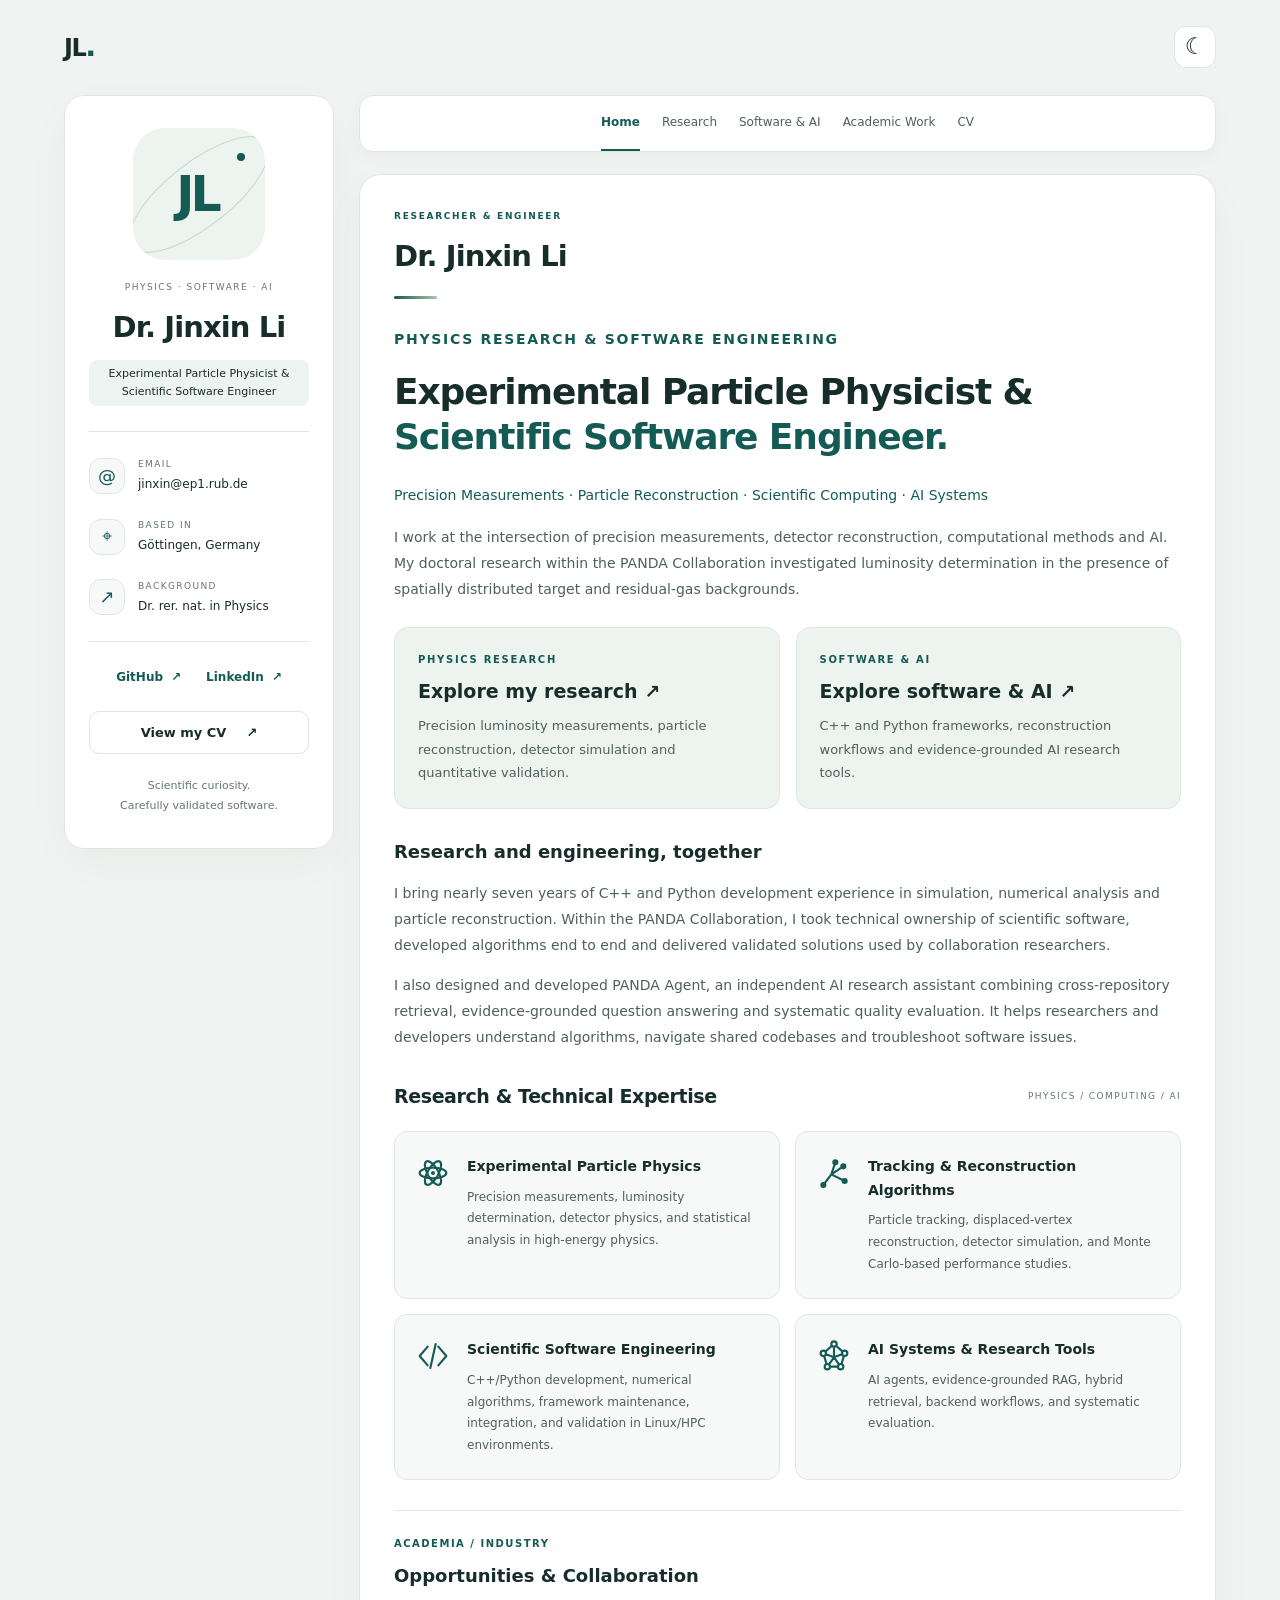
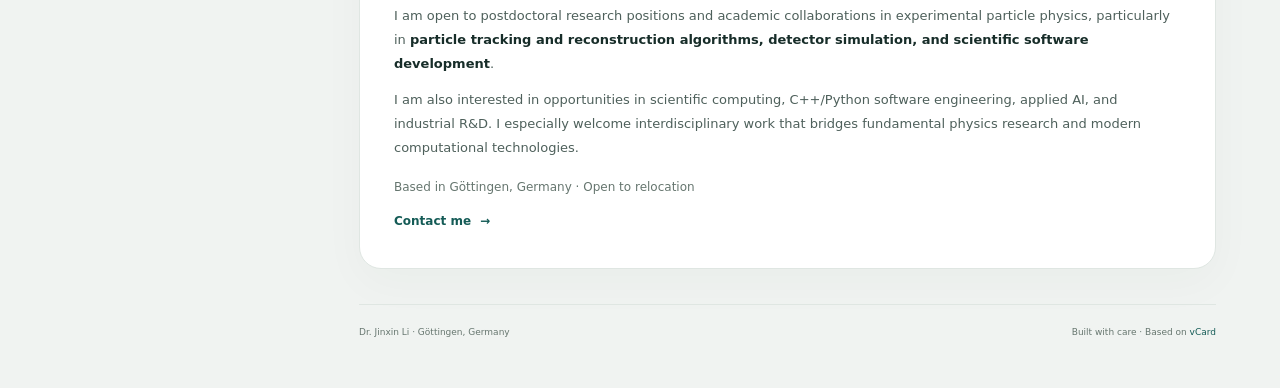
<file: index.html>
<!DOCTYPE html>
<html lang="en" data-theme="light">
<head>
  <meta charset="utf-8">
  <meta name="viewport" content="width=device-width, initial-scale=1">
  <title>Dr. Jinxin Li | Experimental Particle Physicist &amp; Scientific Software Engineer</title>
  <meta name="description" content="Dr. Jinxin Li — Experimental Particle Physicist &amp; Scientific Software Engineer. Scientific computing, C++ / Python and AI systems, grounded in experimental particle physics.">
  <meta name="theme-color" content="#145b56">
  <meta property="og:title" content="Dr. Jinxin Li — Experimental Particle Physicist &amp; Scientific Software Engineer">
  <meta property="og:description" content="Experimental particle physics, scientific computing and AI systems. Explore my C++ / Python engineering work, verified simulation results and public CV.">
  <meta property="og:type" content="website">
  <meta property="og:url" content="https://jinxinlee.github.io/">
  <link rel="canonical" href="https://jinxinlee.github.io/">
  <link rel="icon" type="image/svg+xml" href="assets/favicon.svg">
  <link rel="stylesheet" href="assets/vcard.css">
  <link rel="stylesheet" href="assets/site.css">
  <script src="assets/site.js" defer></script>
</head>
<body>
<a class="skip-link" href="#main-content">Skip to content</a>
<div class="page-top"><a class="wordmark" href="#about" aria-label="Dr. Jinxin Li home">JL<span class="wordmark-dot">.</span></a><button class="theme-toggle" type="button" data-theme-toggle aria-label="Switch to dark theme" aria-pressed="false">☾</button></div>
<main>
  <aside class="sidebar" aria-label="Personal profile">
    <div class="sidebar-info">
      <div class="avatar-box" aria-hidden="true"><span class="initials">JL</span><span class="avatar-orbit"></span></div>
      <div class="info-content"><p class="profile-eyebrow">PHYSICS · SOFTWARE · AI</p><h1 class="name">Dr. Jinxin Li</h1><p class="title">Experimental Particle Physicist &amp; Scientific Software Engineer</p></div>
    </div>
    <div class="sidebar-info_more">
      <div class="separator"></div>
      <ul class="contacts-list">
        <li class="contact-item"><div class="icon-box" aria-hidden="true">@</div><div class="contact-info"><p class="contact-title">Email</p><a class="contact-link" href="mailto:jinxin@ep1.rub.de">jinxin@ep1.rub.de</a></div></li>
        <li class="contact-item"><div class="icon-box" aria-hidden="true">⌖</div><div class="contact-info"><p class="contact-title">Based in</p><address>Göttingen, Germany</address></div></li>
        <li class="contact-item"><div class="icon-box" aria-hidden="true">↗</div><div class="contact-info"><p class="contact-title">Background</p><p class="contact-link">Dr. rer. nat. in Physics</p></div></li>
      </ul>
      <div class="separator"></div>
      <div class="profile-links"><a href="https://github.com/JinxinLee">GitHub <span aria-hidden="true">↗</span></a><a href="https://www.linkedin.com/in/jinxin-li-896450300">LinkedIn <span aria-hidden="true">↗</span></a></div>
      <a class="button sidebar-cv" href="professional-cv.html">View my CV <span aria-hidden="true">↗</span></a>
      <p class="sidebar-note">Scientific curiosity.<br>Carefully validated software.</p>
    </div>
  </aside>
  <div class="main-content" id="main-content" tabindex="-1">
    <nav class="navbar" aria-label="Main navigation"><ul class="navbar-list"><li><a class="navbar-link active" aria-current="page" href="index.html">Home</a></li><li><a class="navbar-link" href="research.html">Research</a></li><li><a class="navbar-link" href="software.html">Software &amp; AI</a></li><li><a class="navbar-link" href="academic-work.html">Academic Work</a></li><li><a class="navbar-link" href="cv-overview.html">CV</a></li></ul></nav>
    <article class="about" id="about" aria-labelledby="about-title" tabindex="-1">
      <header><p class="eyebrow">RESEARCHER &amp; ENGINEER</p><h2 class="h2 article-title" id="about-title">Dr. Jinxin Li</h2></header>
      <section class="intro" aria-label="Introduction">
<p class="eyebrow">PHYSICS RESEARCH &amp; SOFTWARE ENGINEERING</p>
<p class="lead">Experimental Particle Physicist &amp; <em>Scientific Software Engineer.</em></p>
<p class="hero-subtitle">Precision Measurements · Particle Reconstruction · Scientific Computing · AI Systems</p>
<p>I work at the intersection of precision measurements, detector reconstruction, computational methods and AI. My doctoral research within the PANDA Collaboration investigated luminosity determination in the presence of spatially distributed target and residual-gas backgrounds.</p>
<div class="pathways"><a class="pathway" href="research.html"><span class="eyebrow">PHYSICS RESEARCH</span><h3>Explore my research <span aria-hidden="true">↗</span></h3><p>Precision luminosity measurements, particle reconstruction, detector simulation and quantitative validation.</p></a><a class="pathway" href="software.html"><span class="eyebrow">SOFTWARE &amp; AI</span><h3>Explore software &amp; AI <span aria-hidden="true">↗</span></h3><p>C++ and Python frameworks, reconstruction workflows and evidence-grounded AI research tools.</p></a></div>
<div class="about-background"><h3>Research and engineering, together</h3><p>I bring nearly seven years of C++ and Python development experience in simulation, numerical analysis and particle reconstruction. Within the PANDA Collaboration, I took technical ownership of scientific software, developed algorithms end to end and delivered validated solutions used by collaboration researchers.</p><p>I also designed and developed PANDA Agent, an independent AI research assistant combining cross-repository retrieval, evidence-grounded question answering and systematic quality evaluation. It helps researchers and developers understand algorithms, navigate shared codebases and troubleshoot software issues.</p></div></section>
      <section class="service"><div class="section-heading"><h3 class="h3">Research &amp; Technical Expertise</h3><span class="section-index">PHYSICS / COMPUTING / AI</span></div>
        <ul class="service-list">
          <li class="service-item"><div class="service-symbol" aria-hidden="true"><svg xmlns="http://www.w3.org/2000/svg" viewBox="0 0 24 24" width="32" height="32" fill="none" stroke="currentColor" stroke-width="1.6" stroke-linecap="round" stroke-linejoin="round" aria-hidden="true" focusable="false"><ellipse cx="12" cy="12" rx="10" ry="4"/><ellipse cx="12" cy="12" rx="10" ry="4" transform="rotate(60 12 12)"/><ellipse cx="12" cy="12" rx="10" ry="4" transform="rotate(120 12 12)"/><circle cx="12" cy="12" r="1.5" fill="currentColor" stroke="none"/></svg></div><div><h4 class="h4 service-item-title">Experimental Particle Physics</h4><p class="service-item-text">Precision measurements, luminosity determination, detector physics, and statistical analysis in high-energy physics.</p></div></li>
          <li class="service-item"><div class="service-symbol" aria-hidden="true"><svg xmlns="http://www.w3.org/2000/svg" viewBox="0 0 24 24" width="32" height="32" fill="none" stroke="currentColor" stroke-width="1.6" stroke-linecap="round" stroke-linejoin="round" aria-hidden="true" focusable="false"><path d="M4 21 10 13 13 4M10 13l9-6M10 13l10 5"/><circle cx="4" cy="21" r="1.5" fill="currentColor"/><circle cx="13" cy="4" r="1.5" fill="currentColor"/><circle cx="19" cy="7" r="1.5" fill="currentColor"/><circle cx="20" cy="18" r="1.5" fill="currentColor"/></svg></div><div><h4 class="h4 service-item-title">Tracking &amp; Reconstruction Algorithms</h4><p class="service-item-text">Particle tracking, displaced-vertex reconstruction, detector simulation, and Monte Carlo-based performance studies.</p></div></li>
          <li class="service-item"><div class="service-symbol" aria-hidden="true"><svg xmlns="http://www.w3.org/2000/svg" viewBox="0 0 24 24" width="32" height="32" fill="none" stroke="currentColor" stroke-width="1.6" stroke-linecap="round" stroke-linejoin="round" aria-hidden="true" focusable="false"><path d="m8 5-6 7 6 7m8-14 6 7-6 7M14 3l-4 18"/></svg></div><div><h4 class="h4 service-item-title">Scientific Software Engineering</h4><p class="service-item-text">C++/Python development, numerical algorithms, framework maintenance, integration, and validation in Linux/HPC environments.</p></div></li>
          <li class="service-item"><div class="service-symbol" aria-hidden="true"><svg xmlns="http://www.w3.org/2000/svg" viewBox="0 0 24 24" width="32" height="32" fill="none" stroke="currentColor" stroke-width="1.6" stroke-linecap="round" stroke-linejoin="round" aria-hidden="true" focusable="false"><path d="m12 3-8 7 3 10h10l3-10-8-7ZM4 10l8 3 8-3M7 20l5-7 5 7M12 3v10"/><circle cx="12" cy="3" r="2" fill="var(--eerie-black-1)"/><circle cx="4" cy="10" r="2" fill="var(--eerie-black-1)"/><circle cx="20" cy="10" r="2" fill="var(--eerie-black-1)"/><circle cx="7" cy="20" r="2" fill="var(--eerie-black-1)"/><circle cx="17" cy="20" r="2" fill="var(--eerie-black-1)"/></svg></div><div><h4 class="h4 service-item-title">AI Systems &amp; Research Tools</h4><p class="service-item-text">AI agents, evidence-grounded RAG, hybrid retrieval, backend workflows, and systematic evaluation.</p></div></li>
        </ul>
      </section>
      <section class="opportunity-note" aria-labelledby="opportunities-title">
        <span class="eyebrow opportunity-label">ACADEMIA / INDUSTRY</span>
        <h3 id="opportunities-title">Opportunities &amp; Collaboration</h3>
        <p class="opportunity-copy">I am open to postdoctoral research positions and academic collaborations in experimental particle physics, particularly in <strong>particle tracking and reconstruction algorithms, detector simulation, and scientific software development</strong>.</p>
        <p class="opportunity-copy">I am also interested in opportunities in scientific computing, C++/Python software engineering, applied AI, and industrial R&amp;D. I especially welcome interdisciplinary work that bridges fundamental physics research and modern computational technologies.</p>
        <p class="opportunity-location">Based in Göttingen, Germany · Open to relocation</p>
        <a class="text-link" href="mailto:jinxin@ep1.rub.de">Contact me <span aria-hidden="true">→</span></a>
      </section>
    </article>    <footer class="page-footer"><span>Dr. Jinxin Li · Göttingen, Germany</span><span>Built with care · Based on <a href="https://github.com/codewithsadee/vcard-personal-portfolio">vCard</a></span></footer>
  </div>
</main>
<noscript><style>.theme-toggle{display:none}</style></noscript>
</body>
</html>
</file>
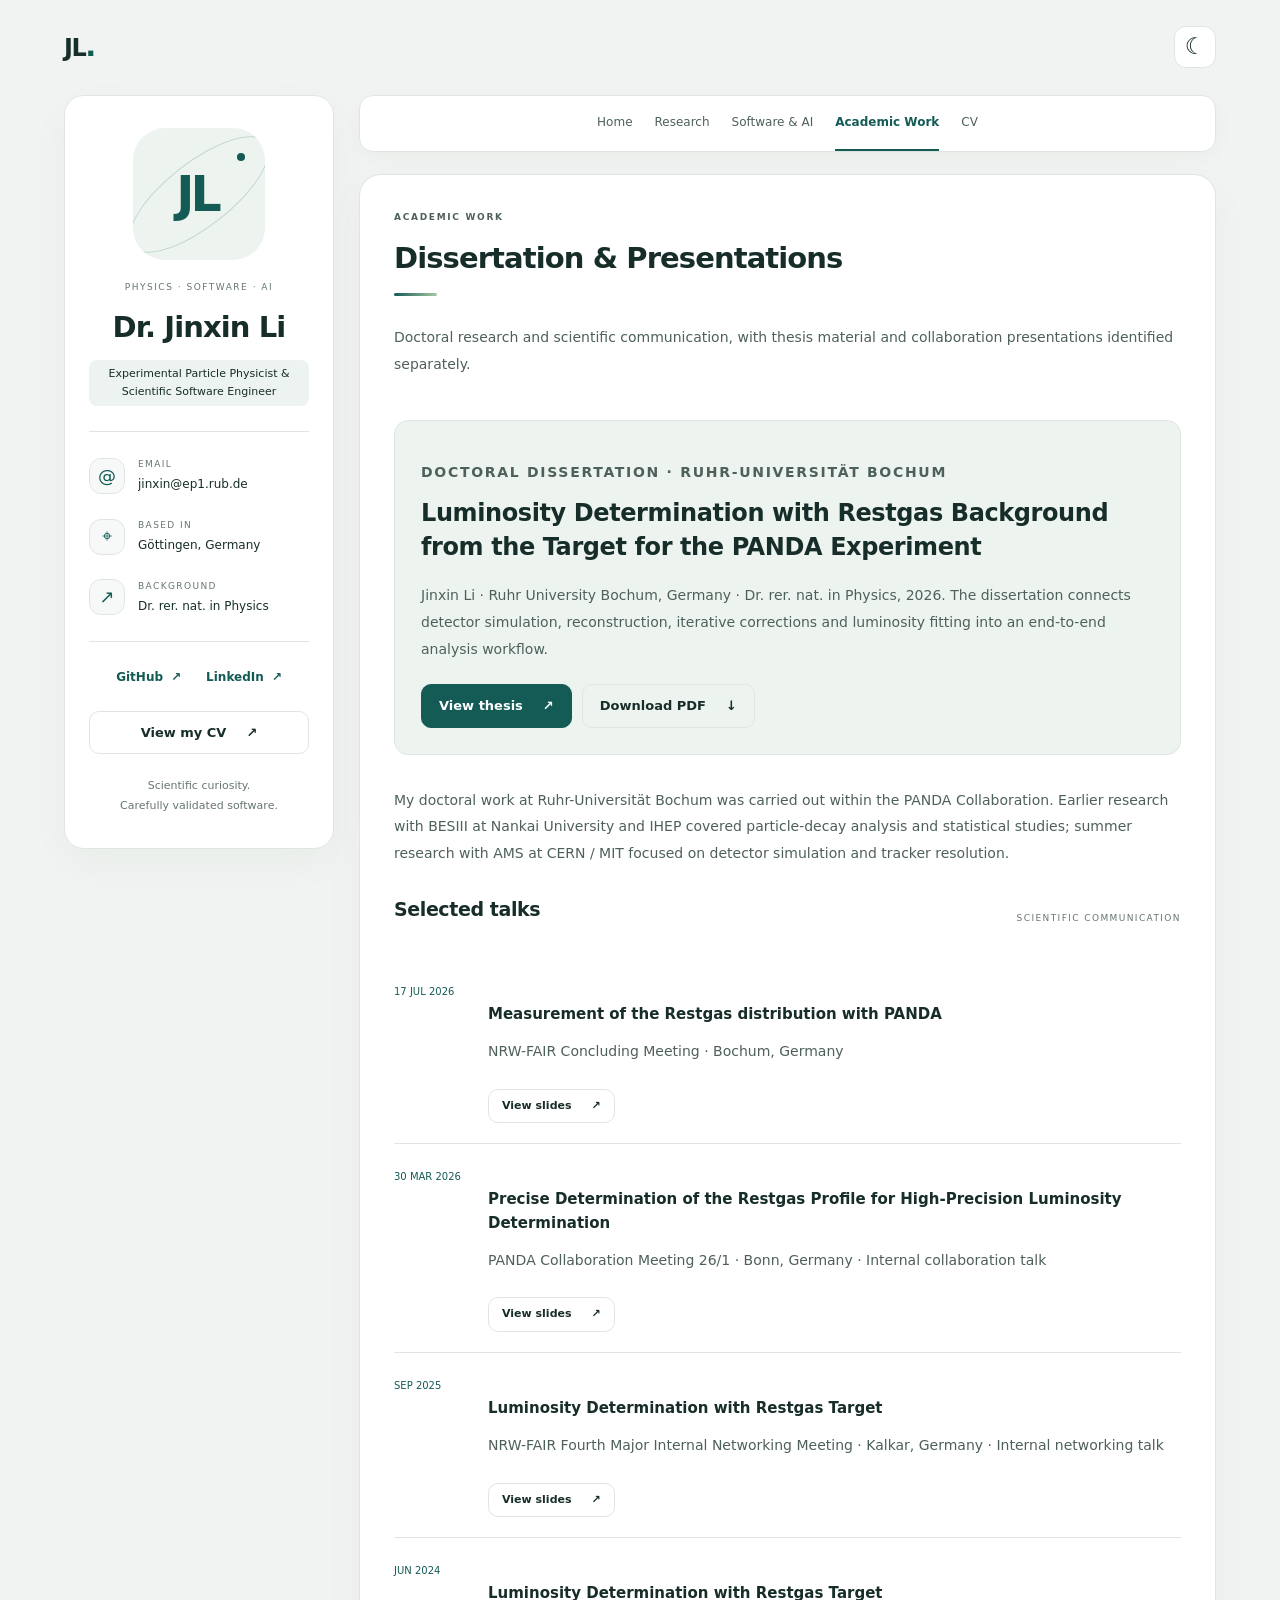
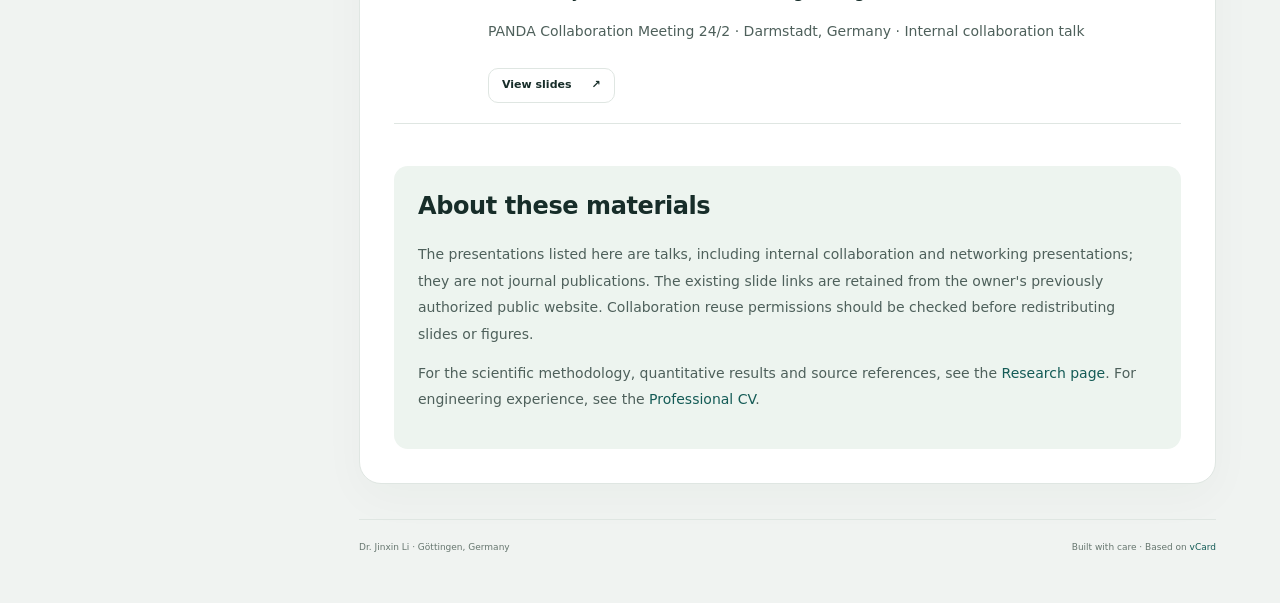
<file: academic-work.html>
<!DOCTYPE html>
<html lang="en" data-theme="light">
<head>
  <meta charset="utf-8">
  <meta name="viewport" content="width=device-width, initial-scale=1">
  <title>Dissertation & Talks | Dr. Jinxin Li</title>
  <meta name="description" content="Doctoral dissertation and selected PANDA and NRW-FAIR presentations by Dr. Jinxin Li, with thesis and slide access.">
  <meta name="theme-color" content="#145b56">
  <meta property="og:title" content="Dissertation & Talks | Dr. Jinxin Li">
  <meta property="og:description" content="Doctoral dissertation and selected PANDA and NRW-FAIR presentations by Dr. Jinxin Li, with thesis and slide access.">
  <meta property="og:type" content="website">
  <meta property="og:url" content="https://jinxinlee.github.io/academic-work.html">
  <link rel="canonical" href="https://jinxinlee.github.io/academic-work.html">
  <link rel="icon" type="image/svg+xml" href="assets/favicon.svg">
  <link rel="stylesheet" href="assets/vcard.css">
  <link rel="stylesheet" href="assets/site.css">
  <script src="assets/site.js" defer></script>
</head>
<body>
<a class="skip-link" href="#main-content">Skip to content</a>
<div class="page-top"><a class="wordmark" href="index.html#about" aria-label="Dr. Jinxin Li home">JL<span class="wordmark-dot">.</span></a><button class="theme-toggle" type="button" data-theme-toggle aria-label="Switch to dark theme" aria-pressed="false">☾</button></div>
<main>
  <aside class="sidebar" aria-label="Personal profile">
    <div class="sidebar-info">
      <div class="avatar-box" aria-hidden="true"><span class="initials">JL</span><span class="avatar-orbit"></span></div>
      <div class="info-content"><p class="profile-eyebrow">PHYSICS · SOFTWARE · AI</p><h1 class="name">Dr. Jinxin Li</h1><p class="title">Experimental Particle Physicist &amp; Scientific Software Engineer</p></div>
    </div>
    <div class="sidebar-info_more">
      <div class="separator"></div>
      <ul class="contacts-list">
        <li class="contact-item"><div class="icon-box" aria-hidden="true">@</div><div class="contact-info"><p class="contact-title">Email</p><a class="contact-link" href="mailto:jinxin@ep1.rub.de">jinxin@ep1.rub.de</a></div></li>
        <li class="contact-item"><div class="icon-box" aria-hidden="true">⌖</div><div class="contact-info"><p class="contact-title">Based in</p><address>Göttingen, Germany</address></div></li>
        <li class="contact-item"><div class="icon-box" aria-hidden="true">↗</div><div class="contact-info"><p class="contact-title">Background</p><p class="contact-link">Dr. rer. nat. in Physics</p></div></li>
      </ul>
      <div class="separator"></div>
      <div class="profile-links"><a href="https://github.com/JinxinLee">GitHub <span aria-hidden="true">↗</span></a><a href="https://www.linkedin.com/in/jinxin-li-896450300">LinkedIn <span aria-hidden="true">↗</span></a></div>
      <a class="button sidebar-cv" href="professional-cv.html">View my CV <span aria-hidden="true">↗</span></a>
      <p class="sidebar-note">Scientific curiosity.<br>Carefully validated software.</p>
    </div>
  </aside>
  <div class="main-content" id="main-content" tabindex="-1">
    <nav class="navbar" aria-label="Main navigation"><ul class="navbar-list"><li><a class="navbar-link" href="index.html">Home</a></li><li><a class="navbar-link" href="research.html">Research</a></li><li><a class="navbar-link" href="software.html">Software &amp; AI</a></li><li><a class="navbar-link active" aria-current="page" href="academic-work.html">Academic Work</a></li><li><a class="navbar-link" href="cv-overview.html">CV</a></li></ul></nav>
    <article class="reading-page" aria-labelledby="academic-title"><header><p class="eyebrow">ACADEMIC WORK</p><h2 class="h2 article-title" id="academic-title">Dissertation &amp; Presentations</h2><p class="section-intro">Doctoral research and scientific communication, with thesis material and collaboration presentations identified separately.</p></header><section class="research-highlight" id="dissertation"><p class="eyebrow">DOCTORAL DISSERTATION · RUHR-UNIVERSITÄT BOCHUM</p><h3>Luminosity Determination with Restgas Background from the Target for the PANDA Experiment</h3><p>Jinxin Li · Ruhr University Bochum, Germany · Dr. rer. nat. in Physics, 2026. The dissertation connects detector simulation, reconstruction, iterative corrections and luminosity fitting into an end-to-end analysis workflow.</p><div class="document-actions"><a class="button primary" href="assets/pdf/thesis_revised.pdf" target="_blank" rel="noopener">View thesis <span aria-hidden="true">↗</span></a><a class="button" href="assets/pdf/thesis_revised.pdf" download="Jinxin-Li-Doctoral-Thesis.pdf">Download PDF <span aria-hidden="true">↓</span></a></div></section>
      <p class="research-context">My doctoral work at Ruhr-Universität Bochum was carried out within the PANDA Collaboration. Earlier research with BESIII at Nankai University and IHEP covered particle-decay analysis and statistical studies; summer research with AMS at CERN / MIT focused on detector simulation and tracker resolution.</p>
      <div class="section-heading"><h3 class="h3">Selected talks</h3><span class="section-index">SCIENTIFIC COMMUNICATION</span></div>
      <ul class="talk-list"><li><time datetime="2026-07-17">17 JUL 2026</time><div><h4>Measurement of the Restgas distribution with PANDA</h4><p>NRW-FAIR Concluding Meeting · Bochum, Germany</p><a class="button slides-link" href="assets/pdf/NRW_FAIR_2026_Li.pdf" target="_blank" rel="noopener" aria-label="View slides: Measurement of the Restgas distribution with PANDA (JUL 2026)">View slides <span aria-hidden="true">↗</span></a></div></li><li><time datetime="2026-03-30">30 MAR 2026</time><div><h4>Precise Determination of the Restgas Profile for High-Precision Luminosity Determination</h4><p>PANDA Collaboration Meeting 26/1 · Bonn, Germany · Internal collaboration talk</p><a class="button slides-link" href="assets/pdf/PANDA_CM_Li.pdf" target="_blank" rel="noopener" aria-label="View slides: Precise Determination of the Restgas Profile for High-Precision Luminosity Determination (MAR 2026)">View slides <span aria-hidden="true">↗</span></a></div></li><li><time datetime="2025-09">SEP 2025</time><div><h4>Luminosity Determination with Restgas Target</h4><p>NRW-FAIR Fourth Major Internal Networking Meeting · Kalkar, Germany · Internal networking talk</p><a class="button slides-link" href="assets/pdf/Kalkar_2025.pdf" target="_blank" rel="noopener" aria-label="View slides: Luminosity Determination with Restgas Target in PANDA (SEP 2025)">View slides <span aria-hidden="true">↗</span></a></div></li><li><time datetime="2024-06">JUN 2024</time><div><h4>Luminosity Determination with Restgas Target</h4><p>PANDA Collaboration Meeting 24/2 · Darmstadt, Germany · Internal collaboration talk</p><a class="button slides-link" href="assets/pdf/PANDA_CM_06_2024_Final.pdf" target="_blank" rel="noopener" aria-label="View slides: Luminosity Determination with Restgas Target (JUN 2024)">View slides <span aria-hidden="true">↗</span></a></div></li></ul>
    <section class="source-panel"><h3>About these materials</h3><p>The presentations listed here are talks, including internal collaboration and networking presentations; they are not journal publications. The existing slide links are retained from the owner's previously authorized public website. Collaboration reuse permissions should be checked before redistributing slides or figures.</p><p>For the scientific methodology, quantitative results and source references, see the <a href="research.html">Research page</a>. For engineering experience, see the <a href="professional-cv.html">Professional CV</a>.</p></section></article>    <footer class="page-footer"><span>Dr. Jinxin Li · Göttingen, Germany</span><span>Built with care · Based on <a href="https://github.com/codewithsadee/vcard-personal-portfolio">vCard</a></span></footer>
  </div>
</main>
<noscript><style>.theme-toggle{display:none}</style></noscript>
</body>
</html>
</file>
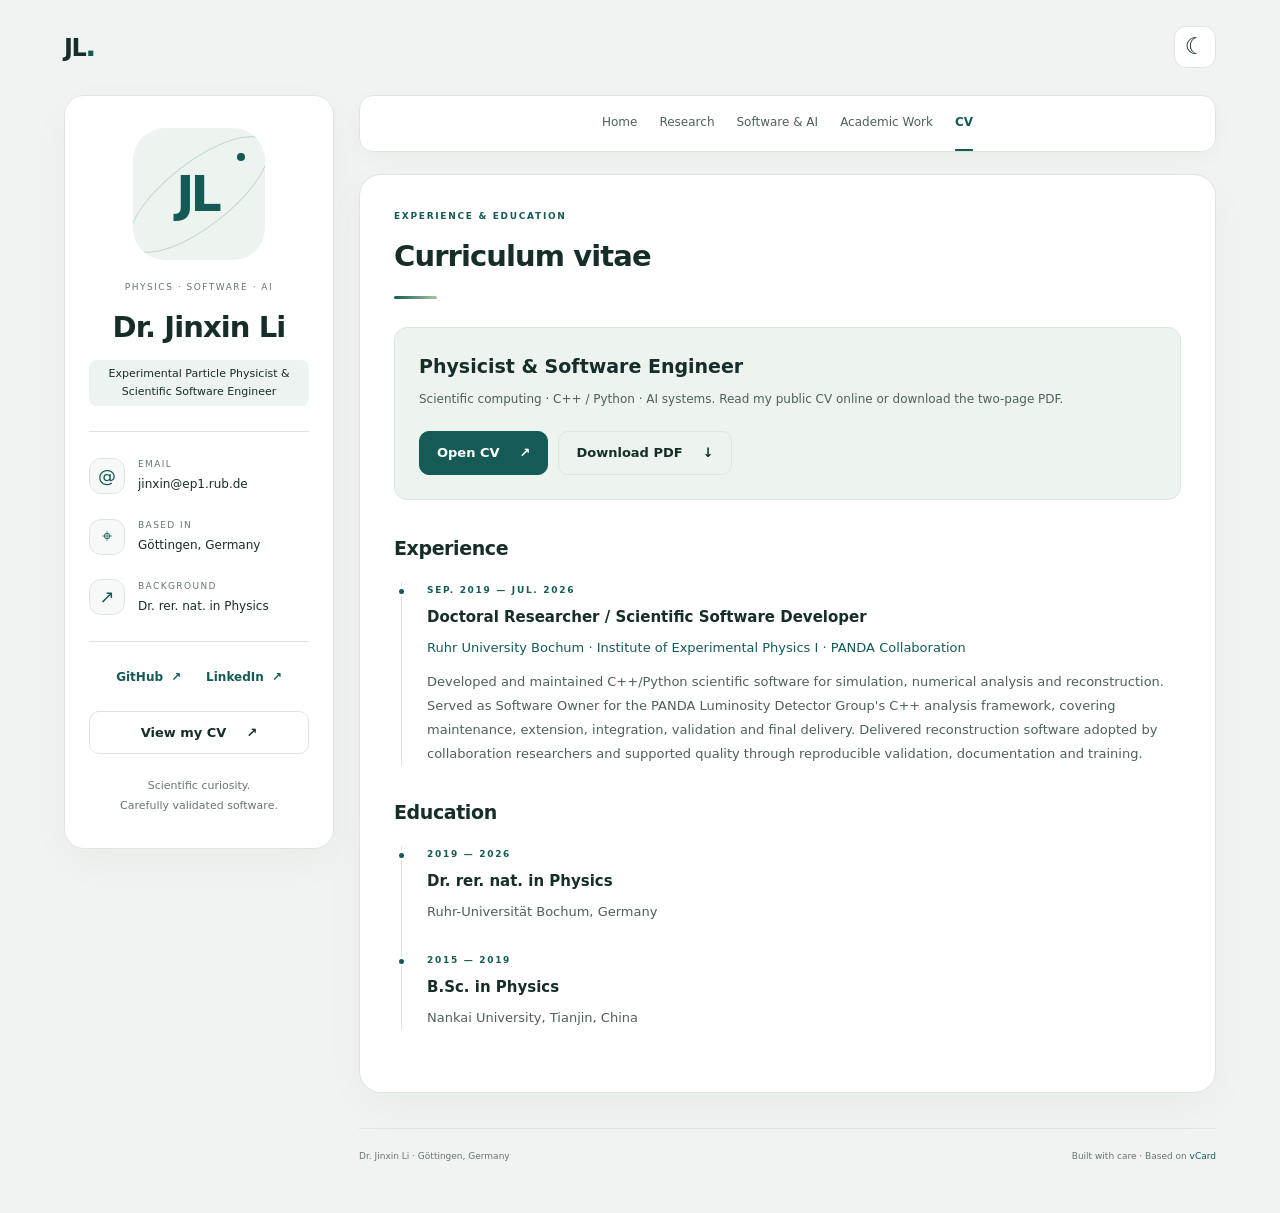
<file: cv-overview.html>
<!DOCTYPE html>
<html lang="en" data-theme="light">
<head>
  <meta charset="utf-8">
  <meta name="viewport" content="width=device-width, initial-scale=1">
  <title>Curriculum Vitae | Dr. Jinxin Li</title>
  <meta name="description" content="Professional experience, education and the downloadable two-page CV of Dr. Jinxin Li.">
  <meta name="theme-color" content="#145b56">
  <meta property="og:title" content="Curriculum Vitae | Dr. Jinxin Li">
  <meta property="og:description" content="Professional experience, education and the downloadable two-page CV of Dr. Jinxin Li.">
  <meta property="og:type" content="website">
  <meta property="og:url" content="https://jinxinlee.github.io/cv-overview.html">
  <link rel="canonical" href="https://jinxinlee.github.io/cv-overview.html">
  <link rel="icon" type="image/svg+xml" href="assets/favicon.svg">
  <link rel="stylesheet" href="assets/vcard.css">
  <link rel="stylesheet" href="assets/site.css">
  <script src="assets/site.js" defer></script>
</head>
<body>
<a class="skip-link" href="#main-content">Skip to content</a>
<div class="page-top"><a class="wordmark" href="index.html" aria-label="Dr. Jinxin Li home">JL<span class="wordmark-dot">.</span></a><button class="theme-toggle" type="button" data-theme-toggle aria-label="Switch to dark theme" aria-pressed="false">☾</button></div>
<main>
  <aside class="sidebar" aria-label="Personal profile">
    <div class="sidebar-info">
      <div class="avatar-box" aria-hidden="true"><span class="initials">JL</span><span class="avatar-orbit"></span></div>
      <div class="info-content"><p class="profile-eyebrow">PHYSICS · SOFTWARE · AI</p><h1 class="name">Dr. Jinxin Li</h1><p class="title">Experimental Particle Physicist &amp; Scientific Software Engineer</p></div>
    </div>
    <div class="sidebar-info_more">
      <div class="separator"></div>
      <ul class="contacts-list">
        <li class="contact-item"><div class="icon-box" aria-hidden="true">@</div><div class="contact-info"><p class="contact-title">Email</p><a class="contact-link" href="mailto:jinxin@ep1.rub.de">jinxin@ep1.rub.de</a></div></li>
        <li class="contact-item"><div class="icon-box" aria-hidden="true">⌖</div><div class="contact-info"><p class="contact-title">Based in</p><address>Göttingen, Germany</address></div></li>
        <li class="contact-item"><div class="icon-box" aria-hidden="true">↗</div><div class="contact-info"><p class="contact-title">Background</p><p class="contact-link">Dr. rer. nat. in Physics</p></div></li>
      </ul>
      <div class="separator"></div>
      <div class="profile-links"><a href="https://github.com/JinxinLee">GitHub <span aria-hidden="true">↗</span></a><a href="https://www.linkedin.com/in/jinxin-li-896450300">LinkedIn <span aria-hidden="true">↗</span></a></div>
      <a class="button sidebar-cv" href="professional-cv.html">View my CV <span aria-hidden="true">↗</span></a>
      <p class="sidebar-note">Scientific curiosity.<br>Carefully validated software.</p>
    </div>
  </aside>
  <div class="main-content" id="main-content" tabindex="-1">
    <nav class="navbar" aria-label="Main navigation"><ul class="navbar-list"><li><a class="navbar-link" href="index.html">Home</a></li><li><a class="navbar-link" href="research.html">Research</a></li><li><a class="navbar-link" href="software.html">Software &amp; AI</a></li><li><a class="navbar-link" href="academic-work.html">Academic Work</a></li><li><a class="navbar-link active" aria-current="page" href="cv-overview.html">CV</a></li></ul></nav>
    <article id="cv" aria-labelledby="cv-title" tabindex="-1">
      <header><p class="eyebrow">EXPERIENCE &amp; EDUCATION</p><h2 class="h2 article-title" id="cv-title">Curriculum vitae</h2></header>
      <div class="cv-banner"><div><h3>Physicist &amp; Software Engineer</h3><p>Scientific computing · C++ / Python · AI systems. Read my public CV online or download the two-page PDF.</p></div><div class="document-actions"><a class="button primary" href="professional-cv.html">Open CV <span aria-hidden="true">↗</span></a><a class="button" href="assets/pdf/Jinxin_Li_Professional_CV.pdf" download>Download PDF <span aria-hidden="true">↓</span></a></div></div>
      <div class="section-heading"><h3 class="h3">Experience</h3></div>
      <ol class="experience-list"><li><p class="eyebrow">SEP. 2019 — JUL. 2026</p><h4>Doctoral Researcher / Scientific Software Developer</h4><p class="institution">Ruhr University Bochum · Institute of Experimental Physics I · PANDA Collaboration</p><p>Developed and maintained C++/Python scientific software for simulation, numerical analysis and reconstruction. Served as Software Owner for the PANDA Luminosity Detector Group's C++ analysis framework, covering maintenance, extension, integration, validation and final delivery. Delivered reconstruction software adopted by collaboration researchers and supported quality through reproducible validation, documentation and training.</p></li></ol>
      <div class="section-heading"><h3 class="h3">Education</h3></div>
      <ol class="experience-list"><li><p class="eyebrow">2019 — 2026</p><h4>Dr. rer. nat. in Physics</h4><p>Ruhr-Universität Bochum, Germany</p></li><li><p class="eyebrow">2015 — 2019</p><h4>B.Sc. in Physics</h4><p>Nankai University, Tianjin, China</p></li></ol>
    </article>    <footer class="page-footer"><span>Dr. Jinxin Li · Göttingen, Germany</span><span>Built with care · Based on <a href="https://github.com/codewithsadee/vcard-personal-portfolio">vCard</a></span></footer>
  </div>
</main>
<noscript><style>.theme-toggle{display:none}</style></noscript>
</body>
</html>
</file>
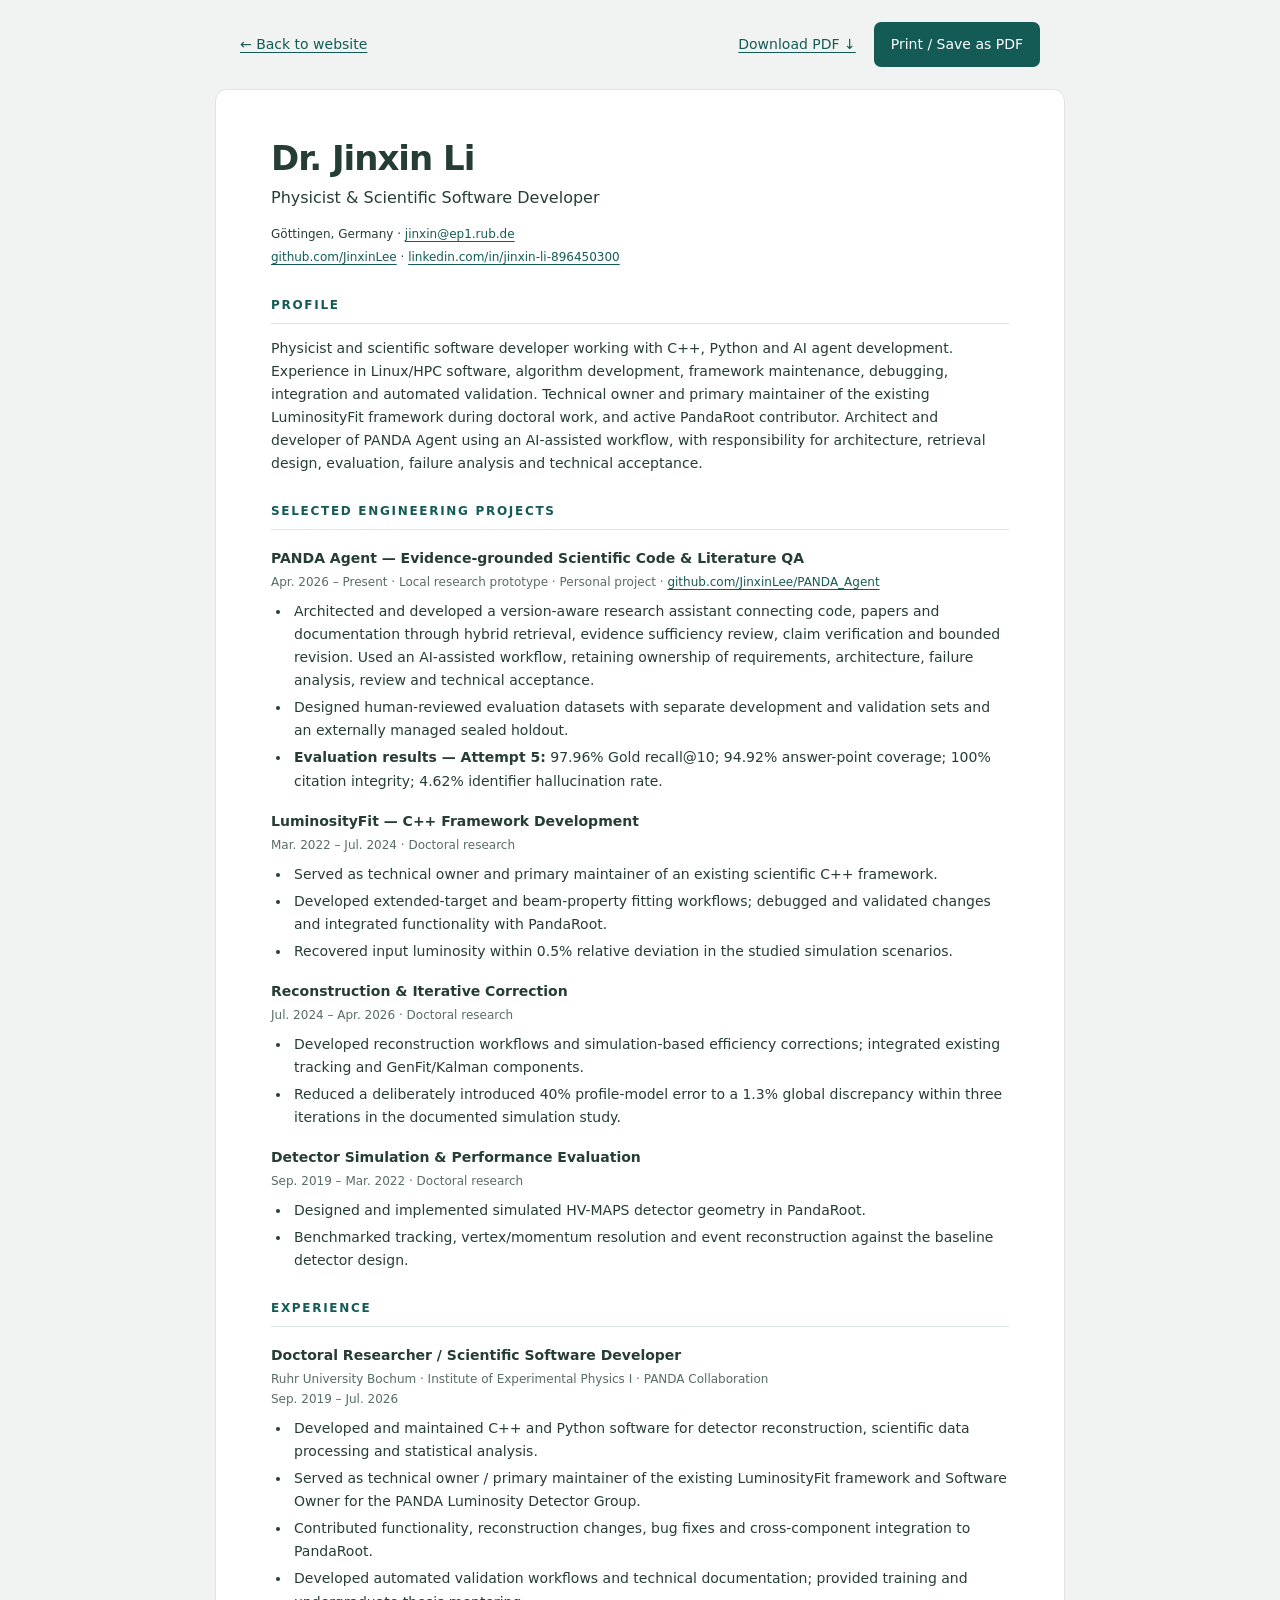
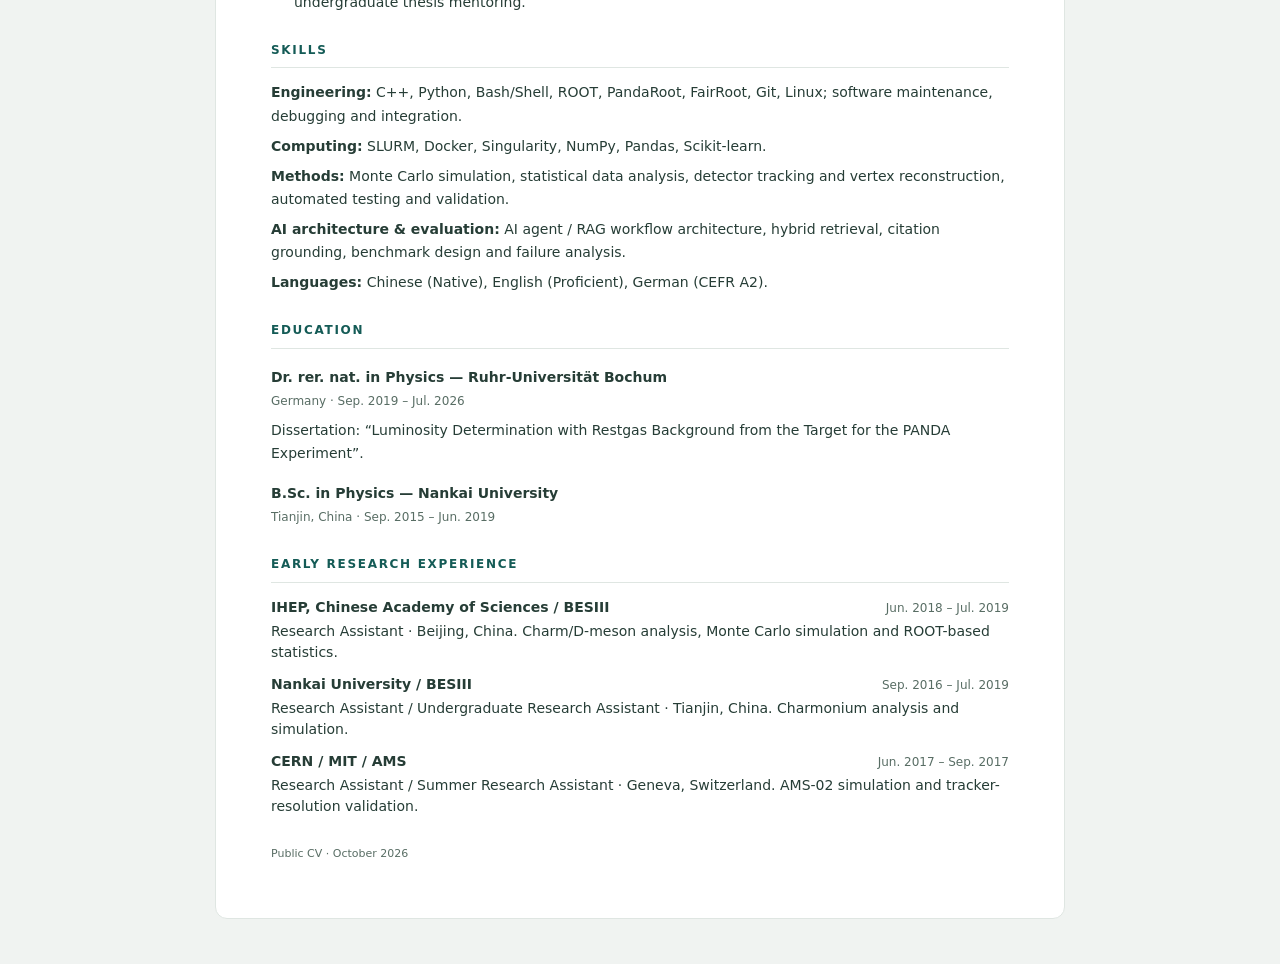
<file: cv.html>
<!doctype html>
<html lang="en"><head><meta name="robots" content="noindex,follow"><meta charset="utf-8"><meta name="viewport" content="width=device-width,initial-scale=1"><title>CV — Dr. Jinxin Li | Physicist &amp; Scientific Software Developer</title><meta name="description" content="Public CV of Dr. Jinxin Li — physicist and scientific software developer working with C++, Python and AI agent development."><link rel="icon" href="assets/favicon.svg" type="image/svg+xml"><link rel="canonical" href="https://jinxinlee.github.io/cv.html"><style>
*{box-sizing:border-box}body{margin:0;background:#f0f3f1;color:#263d36;font:14px/1.65 system-ui,-apple-system,"Segoe UI",sans-serif}.toolbar{max-width:850px;margin:22px auto;padding:0 25px;display:flex;justify-content:space-between;align-items:center;gap:20px}.toolbar a,a{color:#145b56}.toolbar{flex-wrap:wrap}.cv-tools{display:flex;align-items:center;gap:18px;flex-wrap:wrap}button{background:#145b56;color:white;border:0;border-radius:7px;padding:11px 17px;font:inherit;cursor:pointer}main{max-width:850px;background:white;border:1px solid #dfe6e2;border-radius:12px;margin:20px auto 45px;padding:48px 55px}h1{font-size:34px;letter-spacing:-1px;line-height:1.2;margin:0 0 6px}h2{font-size:12px;letter-spacing:1.7px;text-transform:uppercase;color:#145b56;border-bottom:1px solid #dfe6e2;padding-bottom:7px;margin:27px 0 13px}h3{font-size:14px;margin:17px 0 3px}.subtitle{font-size:16px;margin:0 0 12px}.contacts{font-size:12px;line-height:1.9}.meta{font-size:12px;color:#586d64;margin:0 0 6px}p{margin:7px 0}ul{padding-left:20px;margin:7px 0}li{padding-left:3px;margin-bottom:4px}.project{break-inside:avoid}a{text-underline-offset:3px}button:focus-visible,a:focus-visible{outline:3px solid #145b56;outline-offset:4px}.note{color:#586d64;font-size:11px;margin-top:28px}@media(max-width:600px){main{margin:15px;border-radius:10px;padding:28px 24px}.toolbar{padding:0 20px;font-size:12px}h1{font-size:30px}}@page{size:A4;margin:14mm}@media print{body{background:white;font-size:10pt;line-height:1.45}.toolbar{display:none}main{border:0;border-radius:0;padding:0;margin:0;max-width:none}h1{font-size:25pt}h2{margin-top:18px}h2,h3{break-after:avoid}a{color:inherit;text-decoration:none}.note{display:none}}
@media print{body{font-size:10pt;line-height:1.35}p{margin:5px 0}li{margin-bottom:3px}h2{margin:16px 0 10px}h3{margin:12px 0 3px}.contacts{line-height:1.65}.subtitle{margin-bottom:8px}}.early-experience{list-style:none;padding:0;margin:8px 0}.early-experience li{padding:0;margin-bottom:10px;break-inside:avoid}.early-heading{display:flex;justify-content:space-between;align-items:baseline;gap:12px;font-size:14px}.early-heading span{white-space:nowrap;color:#586d64;font-size:12px}.early-experience p{font-size:14px;margin:2px 0;line-height:1.5}@media(max-width:600px){.early-heading{flex-wrap:wrap;gap:0 10px}}@media print{.early-experience li{margin-bottom:7px}.early-heading,.early-experience p{font-size:10pt}.early-heading span{font-size:9pt}.early-experience p{line-height:1.35}}@media print{.experience-section{break-inside:avoid}}</style></head><body><div class="toolbar"><a href="./#cv">← Back to website</a><div class="cv-tools"><a href="assets/pdf/Dr-Jinxin-Li-CV.pdf" download>Download PDF ↓</a><button id="print-cv" type="button">Print / Save as PDF</button></div></div><main>
<header><h1>Dr. Jinxin Li</h1><p class="subtitle">Physicist &amp; Scientific Software Developer</p><p class="contacts">Göttingen, Germany · <a href="mailto:jinxin@ep1.rub.de">jinxin@ep1.rub.de</a><br><a href="https://github.com/JinxinLee">github.com/JinxinLee</a> · <a href="https://www.linkedin.com/in/jinxin-li-896450300">linkedin.com/in/jinxin-li-896450300</a></p></header>
<section><h2>Profile</h2><p>Physicist and scientific software developer working with C++, Python and AI agent development. Experience in Linux/HPC software, algorithm development, framework maintenance, debugging, integration and automated validation. Technical owner and primary maintainer of the existing LuminosityFit framework during doctoral work, and active PandaRoot contributor. Architect and developer of PANDA Agent using an AI-assisted workflow, with responsibility for architecture, retrieval design, evaluation, failure analysis and technical acceptance.</p></section>
<section><h2>Selected engineering projects</h2>
<div class="project"><h3>PANDA Agent — Evidence-grounded Scientific Code &amp; Literature QA</h3><p class="meta">Apr. 2026 – Present · Local research prototype · Personal project · <a href="https://github.com/JinxinLee/PANDA_Agent">github.com/JinxinLee/PANDA_Agent</a></p><ul><li>Architected and developed a version-aware research assistant connecting code, papers and documentation through hybrid retrieval, evidence sufficiency review, claim verification and bounded revision. Used an AI-assisted workflow, retaining ownership of requirements, architecture, failure analysis, review and technical acceptance.</li><li>Designed human-reviewed evaluation datasets with separate development and validation sets and an externally managed sealed holdout.</li><li><strong>Evaluation results — Attempt 5:</strong> 97.96% Gold recall@10; 94.92% answer-point coverage; 100% citation integrity; 4.62% identifier hallucination rate.</li></ul></div>
<div class="project"><h3>LuminosityFit — C++ Framework Development</h3><p class="meta">Mar. 2022 – Jul. 2024 · Doctoral research</p><ul><li>Served as technical owner and primary maintainer of an existing scientific C++ framework.</li><li>Developed extended-target and beam-property fitting workflows; debugged and validated changes and integrated functionality with PandaRoot.</li><li>Recovered input luminosity within 0.5% relative deviation in the studied simulation scenarios.</li></ul></div>
<div class="project"><h3>Reconstruction &amp; Iterative Correction</h3><p class="meta">Jul. 2024 – Apr. 2026 · Doctoral research</p><ul><li>Developed reconstruction workflows and simulation-based efficiency corrections; integrated existing tracking and GenFit/Kalman components.</li><li>Reduced a deliberately introduced 40% profile-model error to a 1.3% global discrepancy within three iterations in the documented simulation study.</li></ul></div>
<div class="project"><h3>Detector Simulation &amp; Performance Evaluation</h3><p class="meta">Sep. 2019 – Mar. 2022 · Doctoral research</p><ul><li>Designed and implemented simulated HV-MAPS detector geometry in PandaRoot.</li><li>Benchmarked tracking, vertex/momentum resolution and event reconstruction against the baseline detector design.</li></ul></div></section>
<section class="experience-section"><h2>Experience</h2>
<h3>Doctoral Researcher / Scientific Software Developer</h3><p class="meta">Ruhr University Bochum · Institute of Experimental Physics I · PANDA Collaboration<br>Sep. 2019 – Jul. 2026</p><ul><li>Developed and maintained C++ and Python software for detector reconstruction, scientific data processing and statistical analysis.</li><li>Served as technical owner / primary maintainer of the existing LuminosityFit framework and Software Owner for the PANDA Luminosity Detector Group.</li><li>Contributed functionality, reconstruction changes, bug fixes and cross-component integration to PandaRoot.</li><li>Developed automated validation workflows and technical documentation; provided training and undergraduate thesis mentoring.</li></ul>
</section>
<section><h2>Skills</h2><p><strong>Engineering:</strong> C++, Python, Bash/Shell, ROOT, PandaRoot, FairRoot, Git, Linux; software maintenance, debugging and integration.</p><p><strong>Computing:</strong> SLURM, Docker, Singularity, NumPy, Pandas, Scikit-learn.</p><p><strong>Methods:</strong> Monte Carlo simulation, statistical data analysis, detector tracking and vertex reconstruction, automated testing and validation.</p><p><strong>AI architecture &amp; evaluation:</strong> AI agent / RAG workflow architecture, hybrid retrieval, citation grounding, benchmark design and failure analysis.</p><p><strong>Languages:</strong> Chinese (Native), English (Proficient), German (CEFR A2).</p></section>
<section><h2>Education</h2><h3>Dr. rer. nat. in Physics — Ruhr-Universität Bochum</h3><p class="meta">Germany · Sep. 2019 – Jul. 2026</p><p>Dissertation: “Luminosity Determination with Restgas Background from the Target for the PANDA Experiment”.</p><h3>B.Sc. in Physics — Nankai University</h3><p class="meta">Tianjin, China · Sep. 2015 – Jun. 2019</p></section><section><h2>Early Research Experience</h2><ul class="early-experience">
<li><div class="early-heading"><strong>IHEP, Chinese Academy of Sciences / BESIII</strong><span>Jun. 2018 – Jul. 2019</span></div><p>Research Assistant · Beijing, China. Charm/D-meson analysis, Monte Carlo simulation and ROOT-based statistics.</p></li>
<li><div class="early-heading"><strong>Nankai University / BESIII</strong><span>Sep. 2016 – Jul. 2019</span></div><p>Research Assistant / Undergraduate Research Assistant · Tianjin, China. Charmonium analysis and simulation.</p></li>
<li><div class="early-heading"><strong>CERN / MIT / AMS</strong><span>Jun. 2017 – Sep. 2017</span></div><p>Research Assistant / Summer Research Assistant · Geneva, Switzerland. AMS-02 simulation and tracker-resolution validation.</p></li>
</ul></section><p class="note">Public CV · October 2026</p>
</main><script>document.getElementById('print-cv').addEventListener('click',()=>window.print());</script></body></html>
</file>
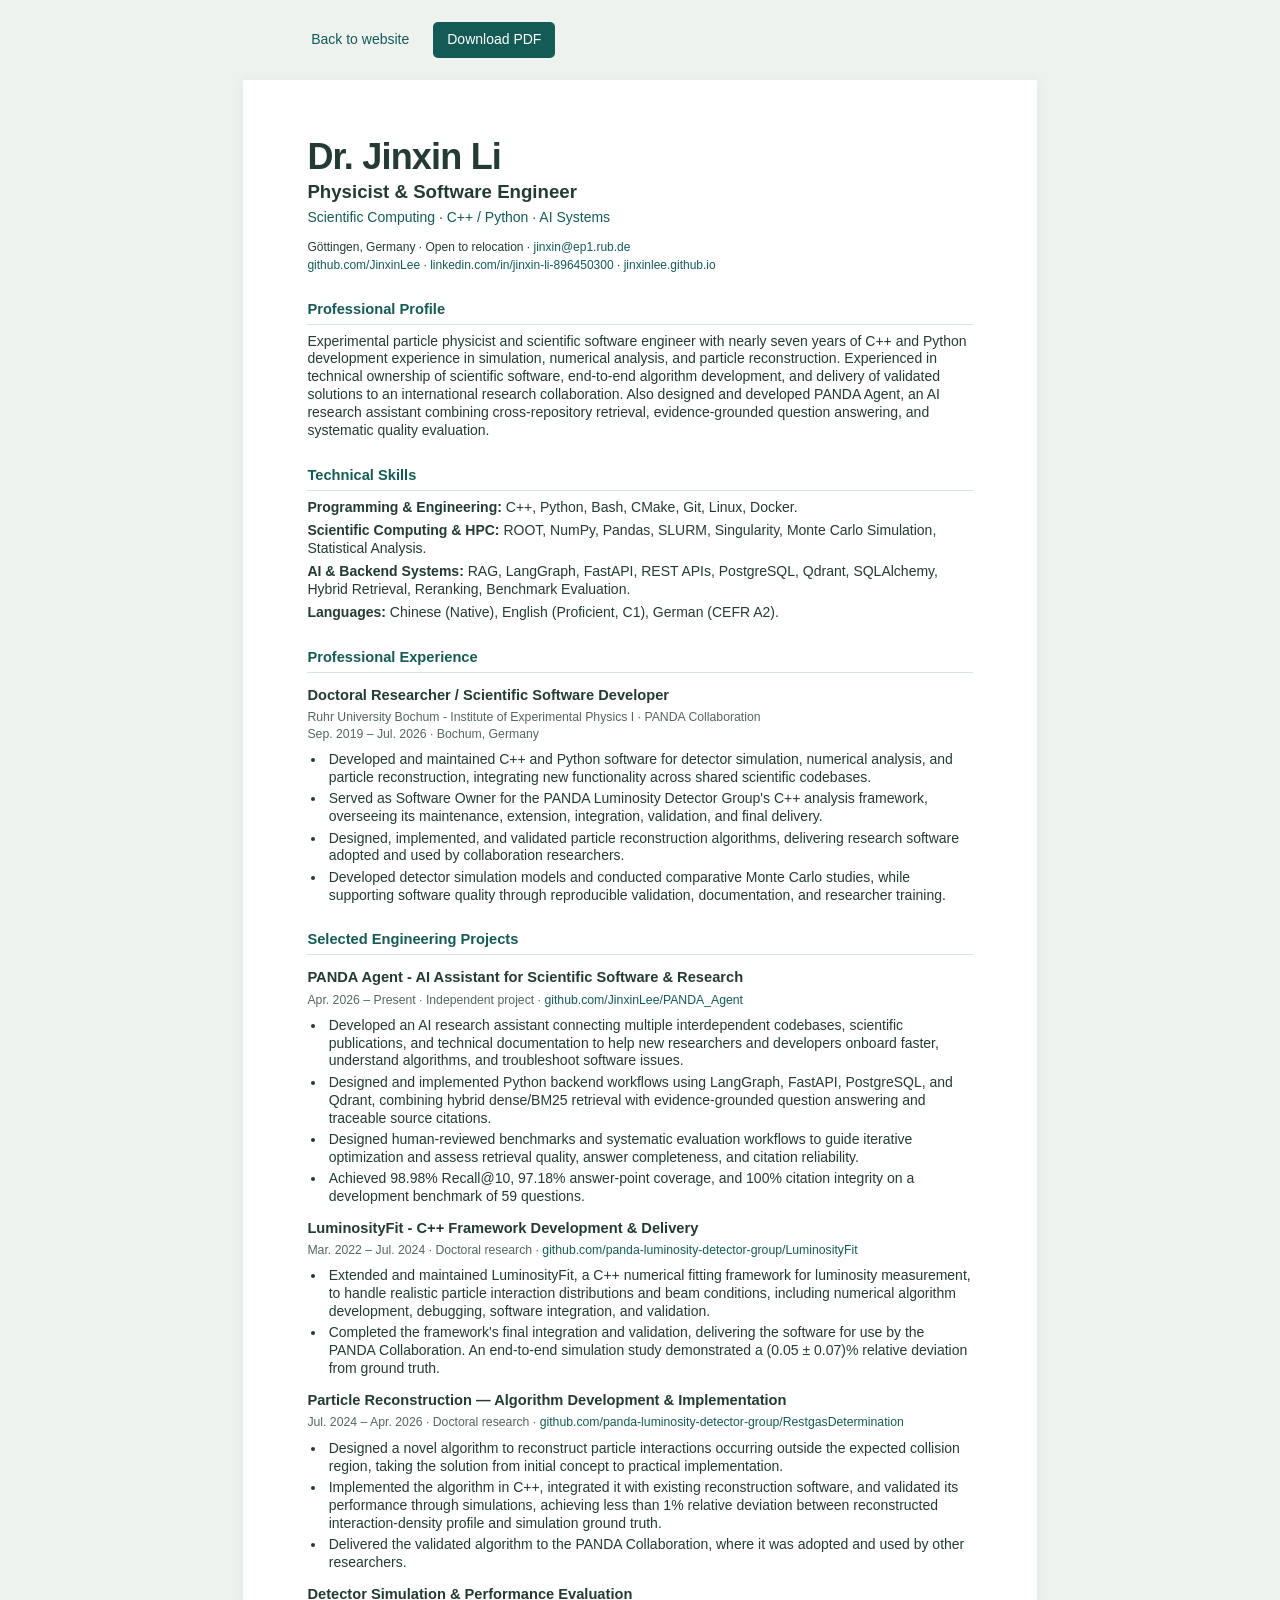
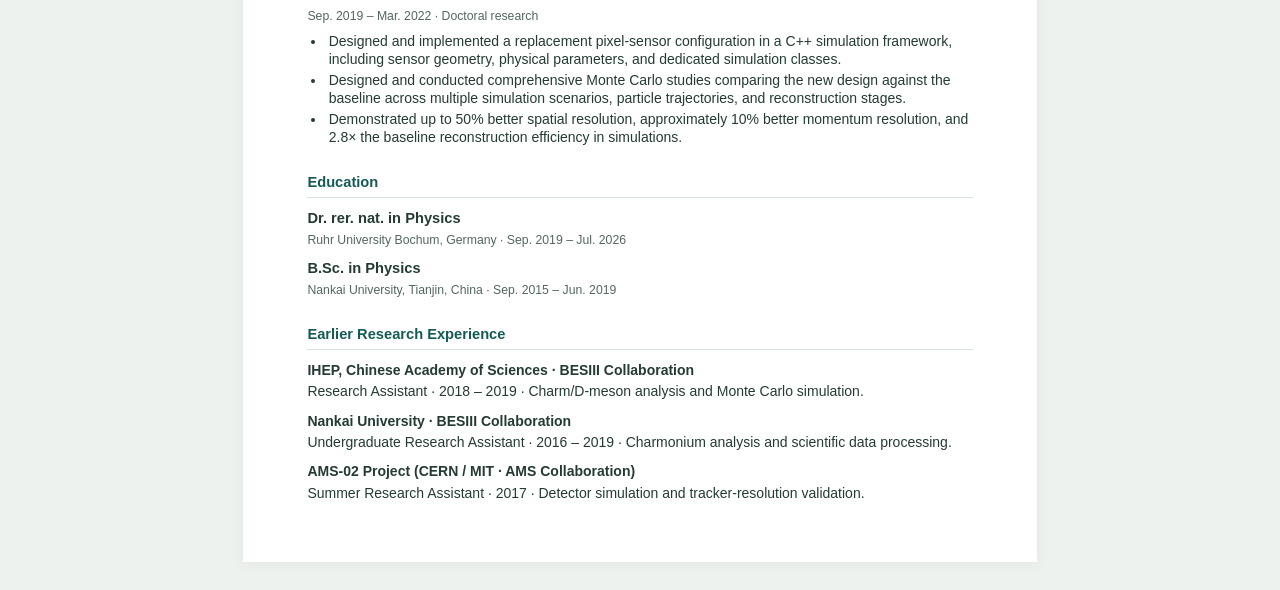
<file: professional-cv.html>
<!doctype html>
<html lang="en">
<head>
  <meta charset="utf-8">
  <meta name="viewport" content="width=device-width, initial-scale=1">
  <meta name="description" content="Public professional CV of Dr. Jinxin Li, Physicist & Software Engineer.">
  <title>Dr. Jinxin Li | Physicist &amp; Software Engineer</title>
  <link rel="canonical" href="https://jinxinlee.github.io/professional-cv.html">
  <meta property="og:title" content="Professional CV | Dr. Jinxin Li">
  <meta property="og:description" content="Professional experience in experimental physics, scientific software and AI systems.">
  <meta property="og:type" content="website">
  <meta property="og:url" content="https://jinxinlee.github.io/professional-cv.html">
  <style>
    :root { color-scheme: light; --ink: #243b35; --teal: #145b56; --muted: #53675f; --line: #d8e4df; }
    * { box-sizing: border-box; }
    body { margin: 0; background: #eef2ef; color: var(--ink); font: 10.5pt/1.28 Arial, Helvetica, sans-serif; }
    .toolbar { max-width: 210mm; margin: 22px auto; padding: 0 18mm; display: flex; gap: 24px; align-items: center; }
    .toolbar .download-button { border: 0; border-radius: 5px; padding: 9px 14px; color: white; background: var(--teal); font: inherit; cursor: pointer; }
    a { color: var(--teal); text-decoration: none; }
    a:hover { text-decoration: underline; }
    a:focus-visible, button:focus-visible { outline: 2px solid var(--teal); outline-offset: 3px; }
    main { width: 210mm; margin: 0 auto 28px; }
    .page { background: white; padding: 15mm 17mm; margin-bottom: 20px; box-shadow: 0 2px 12px #183e3010; }
    h1 { margin: 0 0 3pt; font-size: 27pt; line-height: 1.1; letter-spacing: -.6pt; }
    .identity { margin: 0; font-size: 14pt; font-weight: 600; }
    .focus { margin: 4pt 0 8pt; color: var(--teal); font-size: 10.5pt; }
    .contacts { margin: 0; font-size: 9pt; line-height: 1.5; }
    h2 { margin: 9pt 0 6pt; padding-bottom: 4pt; border-bottom: 1px solid var(--line); color: var(--teal); font-size: 11pt; line-height: 1.2; }
    h3 { margin: 10pt 0 3pt; font-size: 11pt; line-height: 1.3; }
    p { margin: 5pt 0; }
    .meta { color: var(--muted); font-size: 9.2pt; line-height: 1.4; margin: 2pt 0 6pt; }
    ul { margin: 5pt 0 0; padding-left: 14pt; }
    li { padding-left: 2pt; margin: 0 0 2.5pt; }
    .skills p { margin: 4pt 0; }
    .project, .experience, .education-entry, .early-entry { break-inside: avoid; }
    .continued { margin-top: 0; }
    .early-entry h3 { margin-top: 8pt; font-size: 10.5pt; }
    .early-entry p { margin: 2pt 0; }
    .early-entry .meta { margin-bottom: 2pt; }
    .education-entry h3 { margin-top: 8pt; }
    @page { size: A4; margin: 14mm 17mm; }
    @media print {
      body { background: white; }
      .toolbar { display: none; }
      main { width: auto; margin: 0; }
      .page { padding: 0; margin: 0; box-shadow: none; }
      .page + .page { break-before: page; }
      h2, h3 { break-after: avoid; }
      p, li { orphans: 2; widows: 2; }
      a { color: inherit; }
    }
    @media screen {
      main { padding: 15mm 17mm; background: white; box-shadow: 0 2px 12px #183e3010; }
      .page { display: contents; }
      .continued { display: none; }
      h2 { margin-top: 20pt; }
    }
    @media screen and (max-width: 800px) {
      main { width: auto; margin: 12px; padding: 24px; }
      .toolbar { padding: 0 24px; flex-wrap: wrap; }
      h1 { font-size: 25pt; }
      .contacts { overflow-wrap: anywhere; }
    }
  </style>
</head>
<body>
  <nav class="toolbar" aria-label="CV actions">
    <a href="cv-overview.html">Back to website</a>
    <a class="download-button" href="assets/pdf/Jinxin_Li_Professional_CV.pdf" download>Download PDF</a>
  </nav>
  <main><div class="page">
<header><h1>Dr. Jinxin Li</h1>
<p class="identity">Physicist &amp; Software Engineer</p>
<p class="focus">Scientific Computing · C++ / Python · AI Systems</p>
<p class="contacts">Göttingen, Germany · Open to relocation · <a href="mailto:jinxin@ep1.rub.de">jinxin@ep1.rub.de</a><br>
<a href="https://github.com/JinxinLee">github.com/JinxinLee</a> · <a href="https://www.linkedin.com/in/jinxin-li-896450300">linkedin.com/in/jinxin-li-896450300</a> · <a href="https://jinxinlee.github.io">jinxinlee.github.io</a></p>
</header>
<section class="profile"><h2>Professional Profile</h2>
<p>Experimental particle physicist and scientific software engineer with nearly seven years of C++ and Python development experience in simulation, numerical analysis, and particle reconstruction. Experienced in technical ownership of scientific software, end-to-end algorithm development, and delivery of validated solutions to an international research collaboration. Also designed and developed PANDA Agent, an AI research assistant combining cross-repository retrieval, evidence-grounded question answering, and systematic quality evaluation.</p>
</section>
<section class="skills"><h2>Technical Skills</h2>
<p><strong>Programming &amp; Engineering:</strong> C++, Python, Bash, CMake, Git, Linux, Docker.</p>

<p><strong>Scientific Computing &amp; HPC:</strong> ROOT, NumPy, Pandas, SLURM, Singularity, Monte Carlo Simulation, Statistical Analysis.</p>

<p><strong>AI &amp; Backend Systems:</strong> RAG, LangGraph, FastAPI, REST APIs, PostgreSQL, Qdrant, SQLAlchemy, Hybrid Retrieval, Reranking, Benchmark Evaluation.</p>

<p><strong>Languages:</strong> Chinese (Native), English (Proficient, C1), German (CEFR A2).</p>
</section>
<section class="experience"><h2>Professional Experience</h2>
<article class="experience"><h3>Doctoral Researcher / Scientific Software Developer</h3>
<p class="meta">Ruhr University Bochum - Institute of Experimental Physics I · PANDA Collaboration<br>
Sep. 2019 – Jul. 2026 · Bochum, Germany</p>
<ul><li>Developed and maintained C++ and Python software for detector simulation, numerical analysis, and particle reconstruction, integrating new functionality across shared scientific codebases.</li>
<li>Served as Software Owner for the PANDA Luminosity Detector Group&#x27;s C++ analysis framework, overseeing its maintenance, extension, integration, validation, and final delivery.</li>
<li>Designed, implemented, and validated particle reconstruction algorithms, delivering research software adopted and used by collaboration researchers.</li>
<li>Developed detector simulation models and conducted comparative Monte Carlo studies, while supporting software quality through reproducible validation, documentation, and researcher training.</li>
</ul>
</article>
</section>
<section><h2>Selected Engineering Projects</h2>
<article class="project"><h3>PANDA Agent - AI Assistant for Scientific Software &amp; Research</h3>
<p class="meta">Apr. 2026 – Present · Independent project · <a href="https://github.com/JinxinLee/PANDA_Agent">github.com/JinxinLee/PANDA_Agent</a></p>
<ul><li>Developed an AI research assistant connecting multiple interdependent codebases, scientific publications, and technical documentation to help new researchers and developers onboard faster, understand algorithms, and troubleshoot software issues.</li>
<li>Designed and implemented Python backend workflows using LangGraph, FastAPI, PostgreSQL, and Qdrant, combining hybrid dense/BM25 retrieval with evidence-grounded question answering and traceable source citations.</li>
<li>Designed human-reviewed benchmarks and systematic evaluation workflows to guide iterative optimization and assess retrieval quality, answer completeness, and citation reliability.</li>
<li>Achieved 98.98% Recall@10, 97.18% answer-point coverage, and 100% citation integrity on a development benchmark of 59 questions.</li>
</ul>
</article>
</section>
</div>
<div class="page">
<section><h2 class="continued">Selected Engineering Projects (continued)</h2>
<article class="project"><h3>LuminosityFit - C++ Framework Development &amp; Delivery</h3>
<p class="meta">Mar. 2022 – Jul. 2024 · Doctoral research · <a href="https://github.com/panda-luminosity-detector-group/LuminosityFit">github.com/panda-luminosity-detector-group/LuminosityFit</a></p>
<ul><li>Extended and maintained LuminosityFit, a C++ numerical fitting framework for luminosity measurement, to handle realistic particle interaction distributions and beam conditions, including numerical algorithm development, debugging, software integration, and validation.</li>
<li>Completed the framework&#x27;s final integration and validation, delivering the software for use by the PANDA Collaboration. An end-to-end simulation study demonstrated a (0.05 ± 0.07)% relative deviation from ground truth.</li>
</ul>
</article>
<article class="project"><h3>Particle Reconstruction — Algorithm Development &amp; Implementation</h3>
<p class="meta">Jul. 2024 – Apr. 2026 · Doctoral research · <a href="https://github.com/panda-luminosity-detector-group/RestgasDetermination">github.com/panda-luminosity-detector-group/RestgasDetermination</a></p>
<ul><li>Designed a novel algorithm to reconstruct particle interactions occurring outside the expected collision region, taking the solution from initial concept to practical implementation.</li>
<li>Implemented the algorithm in C++, integrated it with existing reconstruction software, and validated its performance through simulations, achieving less than 1% relative deviation between reconstructed interaction-density profile and simulation ground truth.</li>
<li>Delivered the validated algorithm to the PANDA Collaboration, where it was adopted and used by other researchers.</li>
</ul>
</article>
<article class="project"><h3>Detector Simulation &amp; Performance Evaluation</h3>
<p class="meta">Sep. 2019 – Mar. 2022 · Doctoral research</p>
<ul><li>Designed and implemented a replacement pixel-sensor configuration in a C++ simulation framework, including sensor geometry, physical parameters, and dedicated simulation classes.</li>
<li>Designed and conducted comprehensive Monte Carlo studies comparing the new design against the baseline across multiple simulation scenarios, particle trajectories, and reconstruction stages.</li>
<li>Demonstrated up to 50% better spatial resolution, approximately 10% better momentum resolution, and 2.8× the baseline reconstruction efficiency in simulations.</li>
</ul>
</article>
</section>
<section><h2>Education</h2>
<article class="education-entry"><h3>Dr. rer. nat. in Physics</h3>
<p class="meta">Ruhr University Bochum, Germany · Sep. 2019 – Jul. 2026</p>
</article>
<article class="education-entry"><h3>B.Sc. in Physics</h3>
<p class="meta">Nankai University, Tianjin, China · Sep. 2015 – Jun. 2019</p>
</article>
</section>
<section><h2>Earlier Research Experience</h2>
<article class="early-entry"><h3>IHEP, Chinese Academy of Sciences · BESIII Collaboration</h3>
<p>Research Assistant · 2018 – 2019 · Charm/D-meson analysis and Monte Carlo simulation.</p>
</article>
<article class="early-entry"><h3>Nankai University · BESIII Collaboration</h3>
<p>Undergraduate Research Assistant · 2016 – 2019 · Charmonium analysis and scientific data processing.</p>
</article>
<article class="early-entry"><h3>AMS-02 Project (CERN / MIT · AMS Collaboration)</h3>
<p>Summer Research Assistant · 2017 · Detector simulation and tracker-resolution validation.</p>
</article>
</section>
</div>
</main>
</body>
</html>
</file>
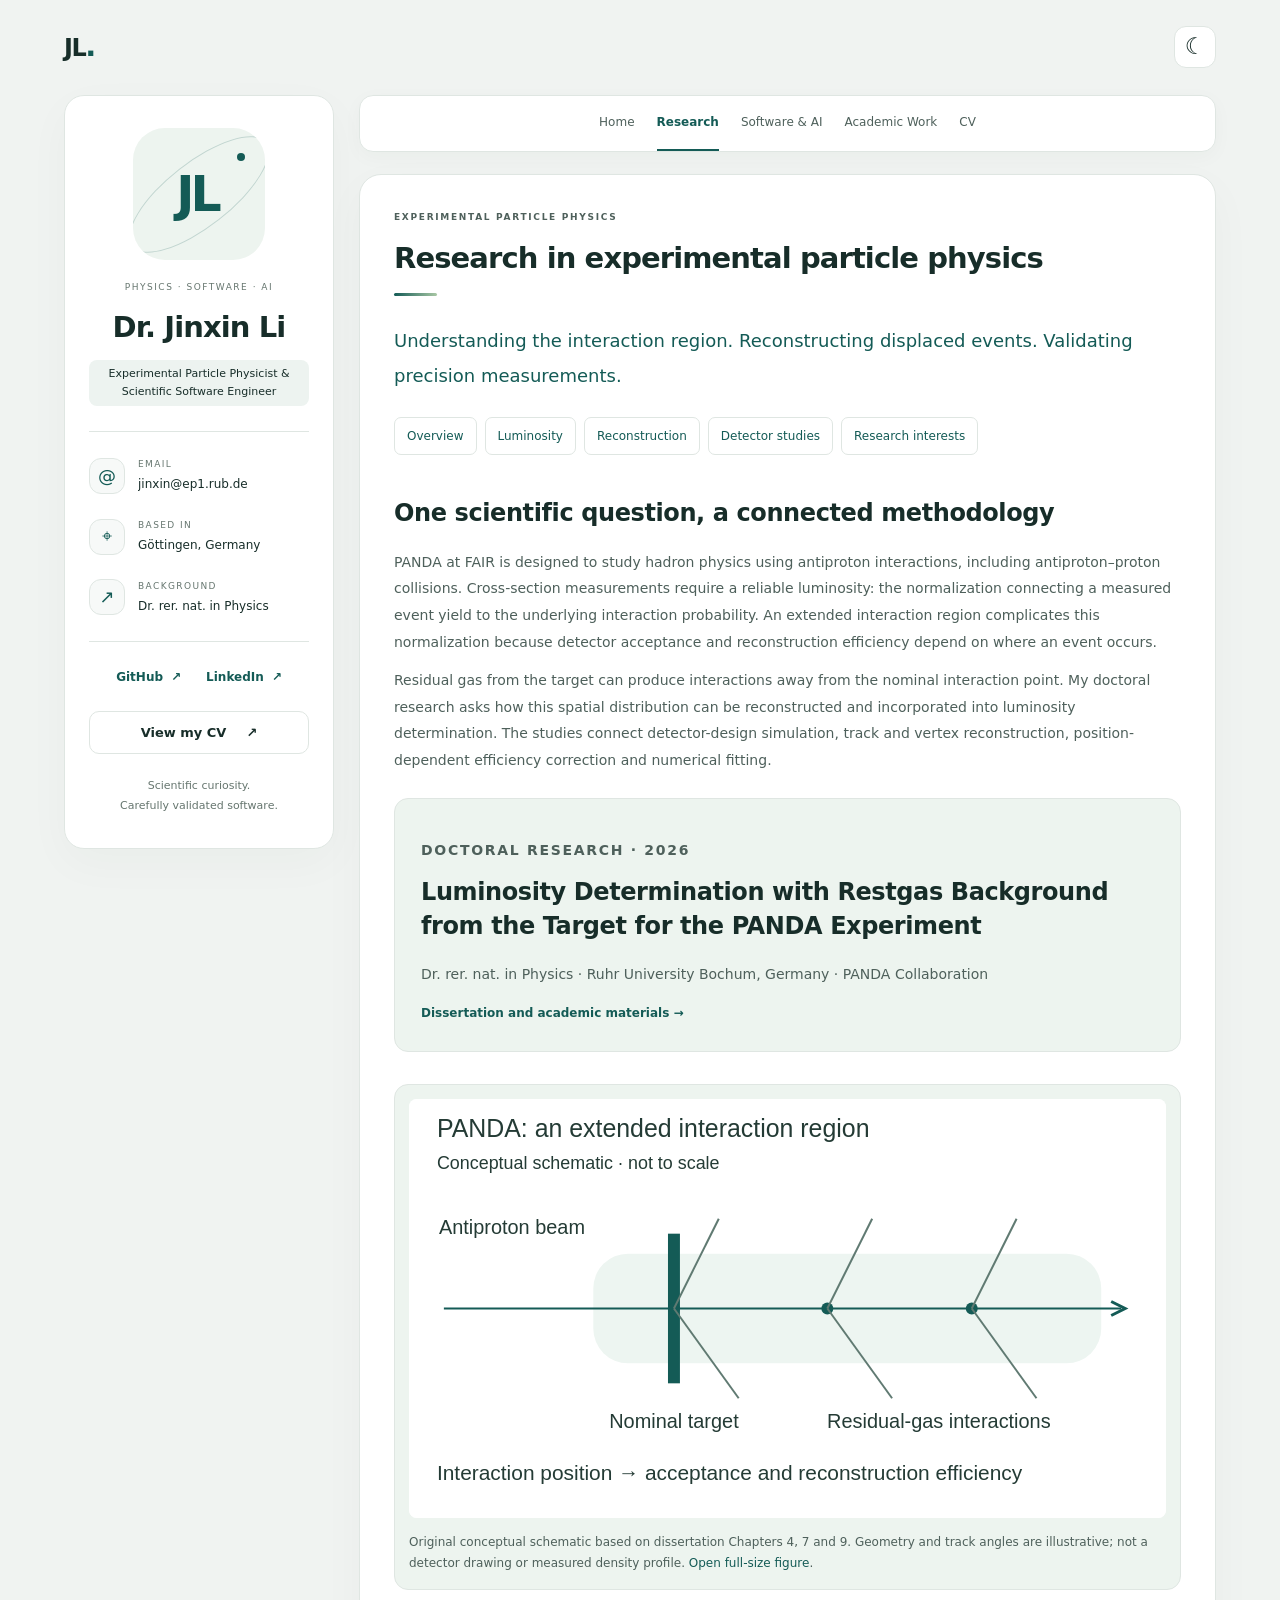
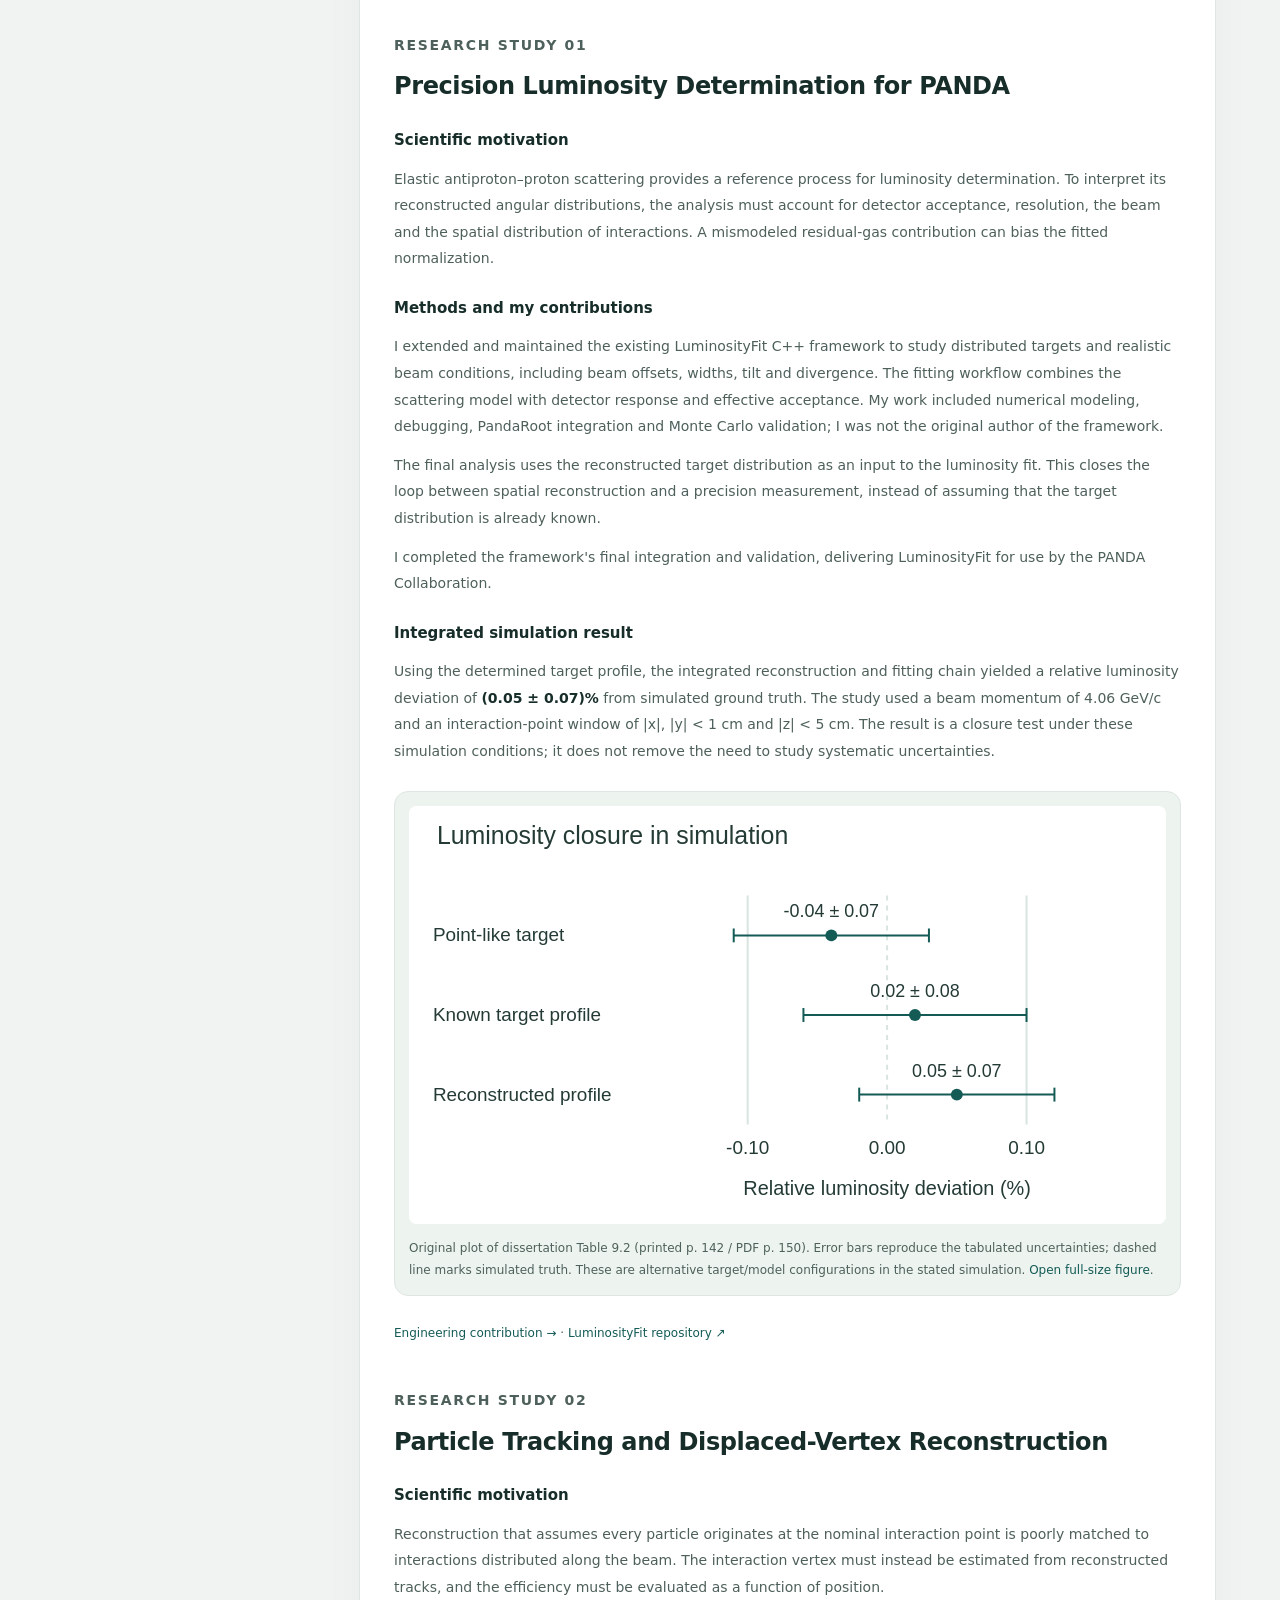
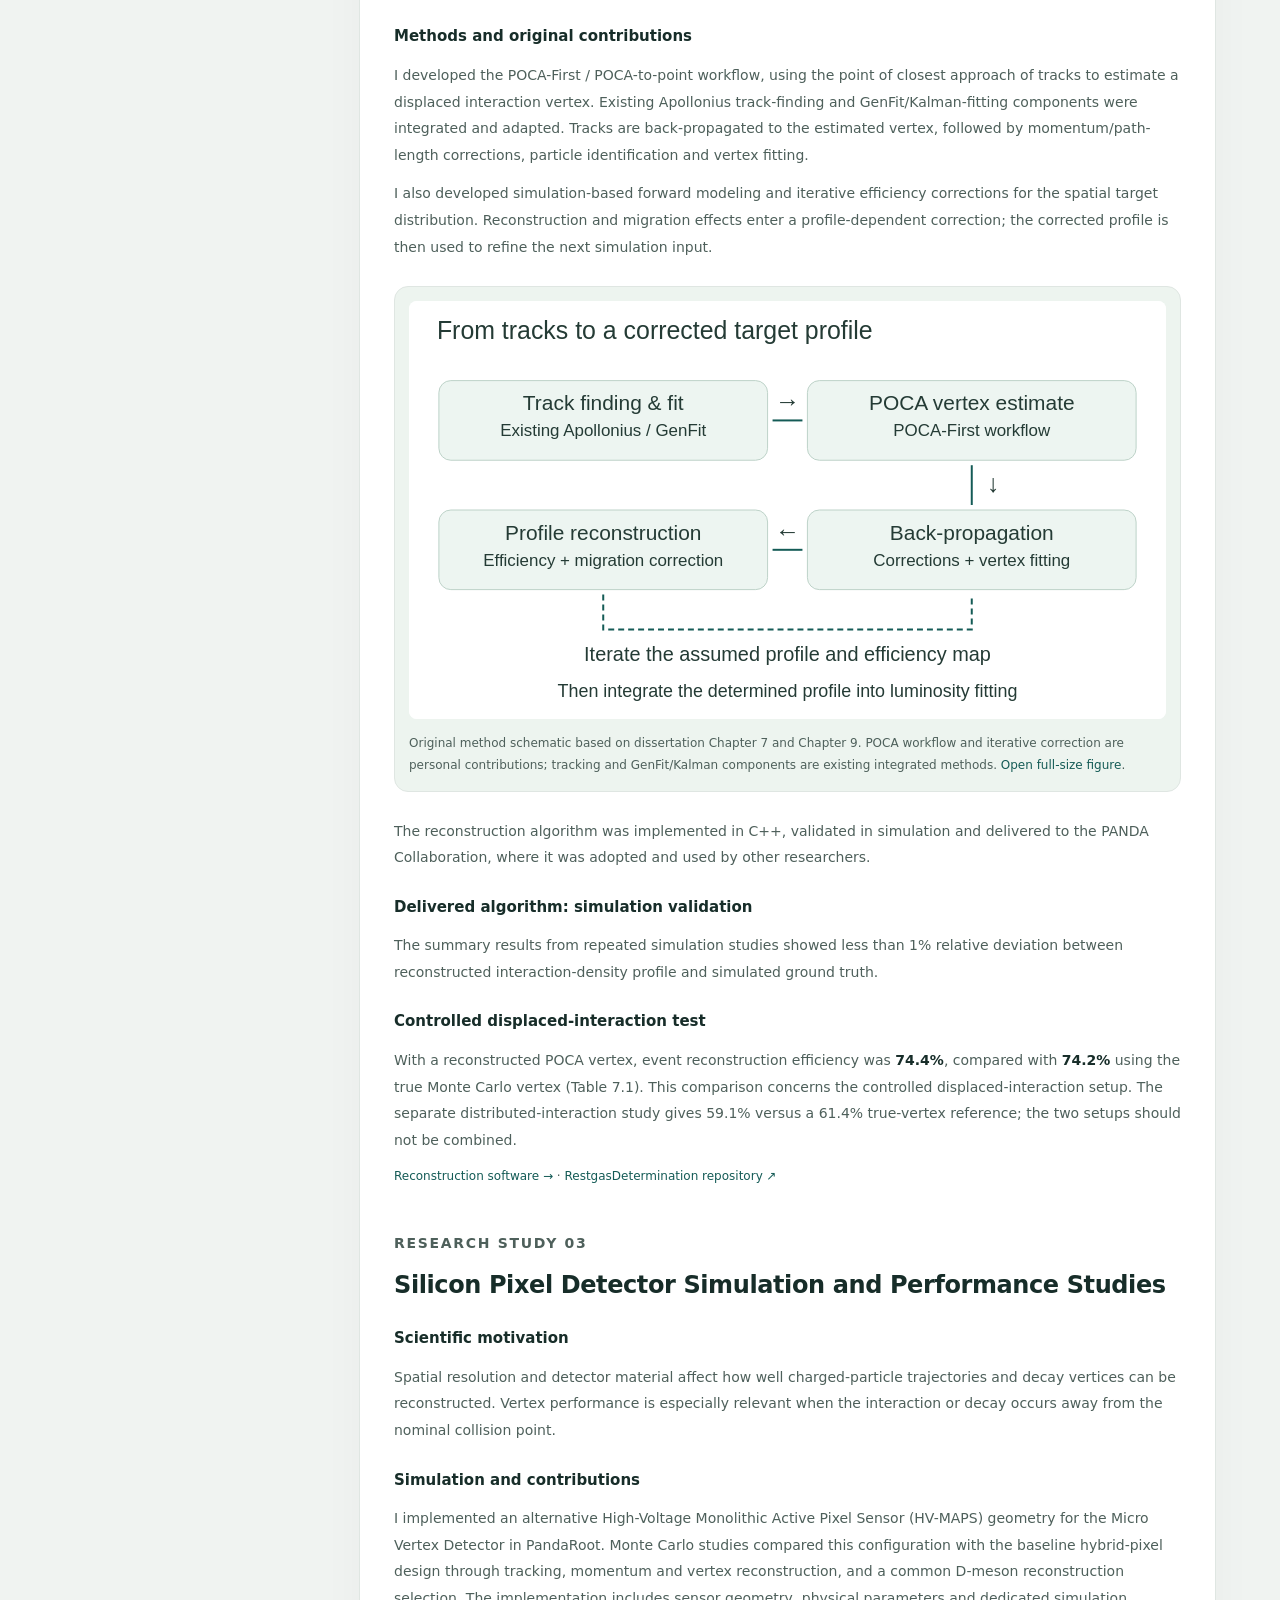
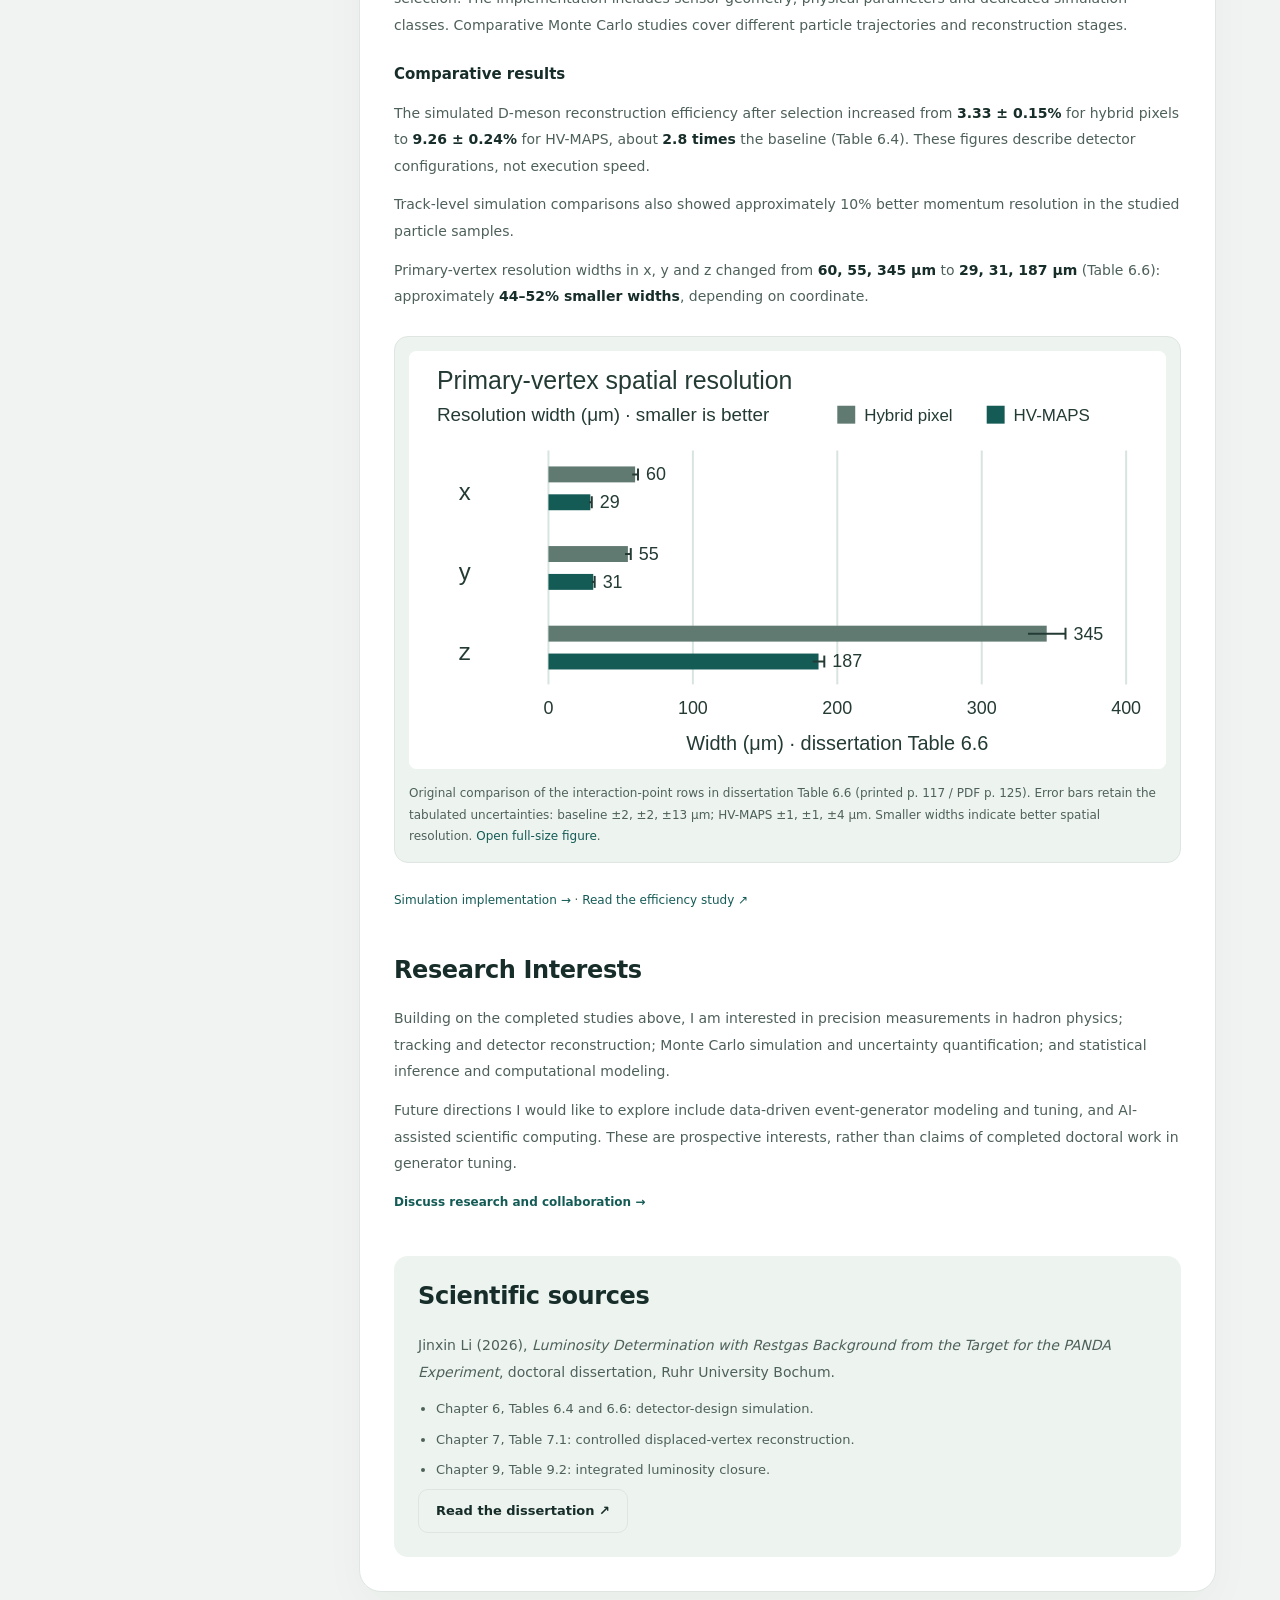
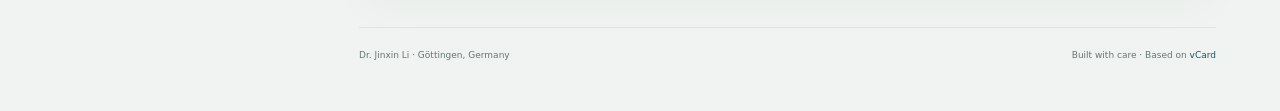
<file: research.html>
<!DOCTYPE html>
<html lang="en" data-theme="light">
<head>
  <meta charset="utf-8">
  <meta name="viewport" content="width=device-width, initial-scale=1">
  <title>Research | Dr. Jinxin Li</title>
  <meta name="description" content="Experimental particle physics research by Dr. Jinxin Li: PANDA luminosity, displaced-vertex reconstruction and silicon-detector simulation.">
  <meta name="theme-color" content="#145b56">
  <meta property="og:title" content="Research | Dr. Jinxin Li">
  <meta property="og:description" content="Experimental particle physics research by Dr. Jinxin Li: PANDA luminosity, displaced-vertex reconstruction and silicon-detector simulation.">
  <meta property="og:type" content="website">
  <meta property="og:url" content="https://jinxinlee.github.io/research.html">
  <link rel="canonical" href="https://jinxinlee.github.io/research.html">
  <link rel="icon" type="image/svg+xml" href="assets/favicon.svg">
  <link rel="stylesheet" href="assets/vcard.css">
  <link rel="stylesheet" href="assets/site.css">
  <script src="assets/site.js" defer></script>
</head>
<body>
<a class="skip-link" href="#main-content">Skip to content</a>
<div class="page-top"><a class="wordmark" href="index.html#about" aria-label="Dr. Jinxin Li home">JL<span class="wordmark-dot">.</span></a><button class="theme-toggle" type="button" data-theme-toggle aria-label="Switch to dark theme" aria-pressed="false">☾</button></div>
<main>
  <aside class="sidebar" aria-label="Personal profile">
    <div class="sidebar-info">
      <div class="avatar-box" aria-hidden="true"><span class="initials">JL</span><span class="avatar-orbit"></span></div>
      <div class="info-content"><p class="profile-eyebrow">PHYSICS · SOFTWARE · AI</p><h1 class="name">Dr. Jinxin Li</h1><p class="title">Experimental Particle Physicist &amp; Scientific Software Engineer</p></div>
    </div>
    <div class="sidebar-info_more">
      <div class="separator"></div>
      <ul class="contacts-list">
        <li class="contact-item"><div class="icon-box" aria-hidden="true">@</div><div class="contact-info"><p class="contact-title">Email</p><a class="contact-link" href="mailto:jinxin@ep1.rub.de">jinxin@ep1.rub.de</a></div></li>
        <li class="contact-item"><div class="icon-box" aria-hidden="true">⌖</div><div class="contact-info"><p class="contact-title">Based in</p><address>Göttingen, Germany</address></div></li>
        <li class="contact-item"><div class="icon-box" aria-hidden="true">↗</div><div class="contact-info"><p class="contact-title">Background</p><p class="contact-link">Dr. rer. nat. in Physics</p></div></li>
      </ul>
      <div class="separator"></div>
      <div class="profile-links"><a href="https://github.com/JinxinLee">GitHub <span aria-hidden="true">↗</span></a><a href="https://www.linkedin.com/in/jinxin-li-896450300">LinkedIn <span aria-hidden="true">↗</span></a></div>
      <a class="button sidebar-cv" href="professional-cv.html">View my CV <span aria-hidden="true">↗</span></a>
      <p class="sidebar-note">Scientific curiosity.<br>Carefully validated software.</p>
    </div>
  </aside>
  <div class="main-content" id="main-content" tabindex="-1">
    <nav class="navbar" aria-label="Main navigation"><ul class="navbar-list"><li><a class="navbar-link" href="index.html">Home</a></li><li><a class="navbar-link active" aria-current="page" href="research.html">Research</a></li><li><a class="navbar-link" href="software.html">Software &amp; AI</a></li><li><a class="navbar-link" href="academic-work.html">Academic Work</a></li><li><a class="navbar-link" href="cv-overview.html">CV</a></li></ul></nav>
    <article class="reading-page" aria-labelledby="research-title"><header><p class="eyebrow">EXPERIMENTAL PARTICLE PHYSICS</p><h2 class="h2 article-title" id="research-title">Research in experimental particle physics</h2><p class="research-deck">Understanding the interaction region. Reconstructing displaced events. Validating precision measurements.</p></header>
<nav class="section-toc" aria-label="Research sections"><a href="#overview">Overview</a><a href="#luminosity">Luminosity</a><a href="#reconstruction">Reconstruction</a><a href="#detectors">Detector studies</a><a href="#interests">Research interests</a></nav>
<section id="overview"><h3>One scientific question, a connected methodology</h3><p>PANDA at FAIR is designed to study hadron physics using antiproton interactions, including antiproton–proton collisions. Cross-section measurements require a reliable luminosity: the normalization connecting a measured event yield to the underlying interaction probability. An extended interaction region complicates this normalization because detector acceptance and reconstruction efficiency depend on where an event occurs.</p><p>Residual gas from the target can produce interactions away from the nominal interaction point. My doctoral research asks how this spatial distribution can be reconstructed and incorporated into luminosity determination. The studies connect detector-design simulation, track and vertex reconstruction, position-dependent efficiency correction and numerical fitting.</p><div class="research-highlight"><p class="eyebrow">DOCTORAL RESEARCH · 2026</p><h3>Luminosity Determination with Restgas Background from the Target for the PANDA Experiment</h3><p>Dr. rer. nat. in Physics · Ruhr University Bochum, Germany · PANDA Collaboration</p><a class="text-link" href="academic-work.html#dissertation">Dissertation and academic materials →</a></div><figure class="science-figure"><a href="assets/research/interaction-context.svg" aria-label="Open full-size figure: Schematic of beam interactions at the nominal target and in a distributed residual-gas region"><img src="assets/research/interaction-context.svg" alt="Schematic of beam interactions at the nominal target and in a distributed residual-gas region" loading="lazy" width="760" height="420"></a><figcaption>Original conceptual schematic based on dissertation Chapters 4, 7 and 9. Geometry and track angles are illustrative; not a detector drawing or measured density profile. <a href="assets/research/interaction-context.svg">Open full-size figure</a>.</figcaption></figure></section>
<section id="luminosity"><p class="eyebrow">RESEARCH STUDY 01</p><h3>Precision Luminosity Determination for PANDA</h3><h4>Scientific motivation</h4><p>Elastic antiproton–proton scattering provides a reference process for luminosity determination. To interpret its reconstructed angular distributions, the analysis must account for detector acceptance, resolution, the beam and the spatial distribution of interactions. A mismodeled residual-gas contribution can bias the fitted normalization.</p><h4>Methods and my contributions</h4><p>I extended and maintained the existing LuminosityFit C++ framework to study distributed targets and realistic beam conditions, including beam offsets, widths, tilt and divergence. The fitting workflow combines the scattering model with detector response and effective acceptance. My work included numerical modeling, debugging, PandaRoot integration and Monte Carlo validation; I was not the original author of the framework.</p><p>The final analysis uses the reconstructed target distribution as an input to the luminosity fit. This closes the loop between spatial reconstruction and a precision measurement, instead of assuming that the target distribution is already known.</p><p>I completed the framework's final integration and validation, delivering LuminosityFit for use by the PANDA Collaboration.</p><h4>Integrated simulation result</h4><p>Using the determined target profile, the integrated reconstruction and fitting chain yielded a relative luminosity deviation of <strong>(0.05 ± 0.07)%</strong> from simulated ground truth. The study used a beam momentum of 4.06 GeV/c and an interaction-point window of |x|, |y| &lt; 1 cm and |z| &lt; 5 cm. The result is a closure test under these simulation conditions; it does not remove the need to study systematic uncertainties.</p><figure class="science-figure"><a href="assets/research/luminosity-closure.svg" aria-label="Open full-size figure: Three relative luminosity deviations with uncertainty bars: point-like minus 0.04 plus or minus 0.07 percent, known profile 0.02 plus or minus 0.08 percent, reconstructed profile 0.05 plus or minus 0.07 percent"><img src="assets/research/luminosity-closure.svg" alt="Three relative luminosity deviations with uncertainty bars: point-like minus 0.04 plus or minus 0.07 percent, known profile 0.02 plus or minus 0.08 percent, reconstructed profile 0.05 plus or minus 0.07 percent" loading="lazy" width="760" height="420"></a><figcaption>Original plot of dissertation Table 9.2 (printed p. 142 / PDF p. 150). Error bars reproduce the tabulated uncertainties; dashed line marks simulated truth. These are alternative target/model configurations in the stated simulation. <a href="assets/research/luminosity-closure.svg">Open full-size figure</a>.</figcaption></figure><p class="related-links"><a href="software.html#luminosityfit-project-title">Engineering contribution →</a> · <a href="https://github.com/panda-luminosity-detector-group/LuminosityFit">LuminosityFit repository ↗</a></p></section>
<section id="reconstruction"><p class="eyebrow">RESEARCH STUDY 02</p><h3>Particle Tracking and Displaced-Vertex Reconstruction</h3><h4>Scientific motivation</h4><p>Reconstruction that assumes every particle originates at the nominal interaction point is poorly matched to interactions distributed along the beam. The interaction vertex must instead be estimated from reconstructed tracks, and the efficiency must be evaluated as a function of position.</p><h4>Methods and original contributions</h4><p>I developed the POCA-First / POCA-to-point workflow, using the point of closest approach of tracks to estimate a displaced interaction vertex. Existing Apollonius track-finding and GenFit/Kalman-fitting components were integrated and adapted. Tracks are back-propagated to the estimated vertex, followed by momentum/path-length corrections, particle identification and vertex fitting.</p><p>I also developed simulation-based forward modeling and iterative efficiency corrections for the spatial target distribution. Reconstruction and migration effects enter a profile-dependent correction; the corrected profile is then used to refine the next simulation input.</p><figure class="science-figure"><a href="assets/research/reconstruction-workflow.svg" aria-label="Open full-size figure: Reconstruction workflow: existing track finding and fitting, POCA vertex estimate, back-propagation and corrections, vertex fit, then profile-dependent iterative efficiency correction"><img src="assets/research/reconstruction-workflow.svg" alt="Reconstruction workflow: existing track finding and fitting, POCA vertex estimate, back-propagation and corrections, vertex fit, then profile-dependent iterative efficiency correction" loading="lazy" width="760" height="420"></a><figcaption>Original method schematic based on dissertation Chapter 7 and Chapter 9. POCA workflow and iterative correction are personal contributions; tracking and GenFit/Kalman components are existing integrated methods. <a href="assets/research/reconstruction-workflow.svg">Open full-size figure</a>.</figcaption></figure><p>The reconstruction algorithm was implemented in C++, validated in simulation and delivered to the PANDA Collaboration, where it was adopted and used by other researchers.</p><h4>Delivered algorithm: simulation validation</h4><p>The summary results from repeated simulation studies showed less than 1% relative deviation between reconstructed interaction-density profile and simulated ground truth.</p><h4>Controlled displaced-interaction test</h4><p>With a reconstructed POCA vertex, event reconstruction efficiency was <strong>74.4%</strong>, compared with <strong>74.2%</strong> using the true Monte Carlo vertex (Table 7.1). This comparison concerns the controlled displaced-interaction setup. The separate distributed-interaction study gives 59.1% versus a 61.4% true-vertex reference; the two setups should not be combined.</p><p class="related-links"><a href="software.html#reconstruction-project-title">Reconstruction software →</a> · <a href="https://github.com/panda-luminosity-detector-group/RestgasDetermination">RestgasDetermination repository ↗</a></p></section>
<section id="detectors"><p class="eyebrow">RESEARCH STUDY 03</p><h3>Silicon Pixel Detector Simulation and Performance Studies</h3><h4>Scientific motivation</h4><p>Spatial resolution and detector material affect how well charged-particle trajectories and decay vertices can be reconstructed. Vertex performance is especially relevant when the interaction or decay occurs away from the nominal collision point.</p><h4>Simulation and contributions</h4><p>I implemented an alternative High-Voltage Monolithic Active Pixel Sensor (HV-MAPS) geometry for the Micro Vertex Detector in PandaRoot. Monte Carlo studies compared this configuration with the baseline hybrid-pixel design through tracking, momentum and vertex reconstruction, and a common D-meson reconstruction selection. The implementation includes sensor geometry, physical parameters and dedicated simulation classes. Comparative Monte Carlo studies cover different particle trajectories and reconstruction stages.</p><h4>Comparative results</h4><p>The simulated D-meson reconstruction efficiency after selection increased from <strong>3.33 ± 0.15%</strong> for hybrid pixels to <strong>9.26 ± 0.24%</strong> for HV-MAPS, about <strong>2.8 times</strong> the baseline (Table 6.4). These figures describe detector configurations, not execution speed.</p><p>Track-level simulation comparisons also showed approximately 10% better momentum resolution in the studied particle samples.</p><p>Primary-vertex resolution widths in x, y and z changed from <strong>60, 55, 345 μm</strong> to <strong>29, 31, 187 μm</strong> (Table 6.6): approximately <strong>44–52% smaller widths</strong>, depending on coordinate.</p><figure class="science-figure"><a href="assets/research/hvmaps-comparison.svg" aria-label="Open full-size figure: Primary-vertex resolution widths in micrometres for hybrid pixels and HV-MAPS: x 60 versus 29, y 55 versus 31, z 345 versus 187"><img src="assets/research/hvmaps-comparison.svg" alt="Primary-vertex resolution widths in micrometres for hybrid pixels and HV-MAPS: x 60 versus 29, y 55 versus 31, z 345 versus 187" loading="lazy" width="760" height="420"></a><figcaption>Original comparison of the interaction-point rows in dissertation Table 6.6 (printed p. 117 / PDF p. 125). Error bars retain the tabulated uncertainties: baseline ±2, ±2, ±13 μm; HV-MAPS ±1, ±1, ±4 μm. Smaller widths indicate better spatial resolution. <a href="assets/research/hvmaps-comparison.svg">Open full-size figure</a>.</figcaption></figure><p class="related-links"><a href="software.html#simulation-project-title">Simulation implementation →</a> · <a href="assets/pdf/thesis_revised.pdf#page=118">Read the efficiency study ↗</a></p></section>
<section id="interests"><h3>Research Interests</h3><p>Building on the completed studies above, I am interested in precision measurements in hadron physics; tracking and detector reconstruction; Monte Carlo simulation and uncertainty quantification; and statistical inference and computational modeling.</p><p>Future directions I would like to explore include data-driven event-generator modeling and tuning, and AI-assisted scientific computing. These are prospective interests, rather than claims of completed doctoral work in generator tuning.</p><a class="text-link" href="mailto:jinxin@ep1.rub.de">Discuss research and collaboration →</a></section>
<section id="references" class="source-panel"><h3>Scientific sources</h3><p>Jinxin Li (2026), <em>Luminosity Determination with Restgas Background from the Target for the PANDA Experiment</em>, doctoral dissertation, Ruhr University Bochum.</p><ul><li>Chapter 6, Tables 6.4 and 6.6: detector-design simulation.</li><li>Chapter 7, Table 7.1: controlled displaced-vertex reconstruction.</li><li>Chapter 9, Table 9.2: integrated luminosity closure.</li></ul><a class="button" href="assets/pdf/thesis_revised.pdf" target="_blank" rel="noopener">Read the dissertation ↗</a></section></article>    <footer class="page-footer"><span>Dr. Jinxin Li · Göttingen, Germany</span><span>Built with care · Based on <a href="https://github.com/codewithsadee/vcard-personal-portfolio">vCard</a></span></footer>
  </div>
</main>
<noscript><style>.theme-toggle{display:none}</style></noscript>
</body>
</html>
</file>
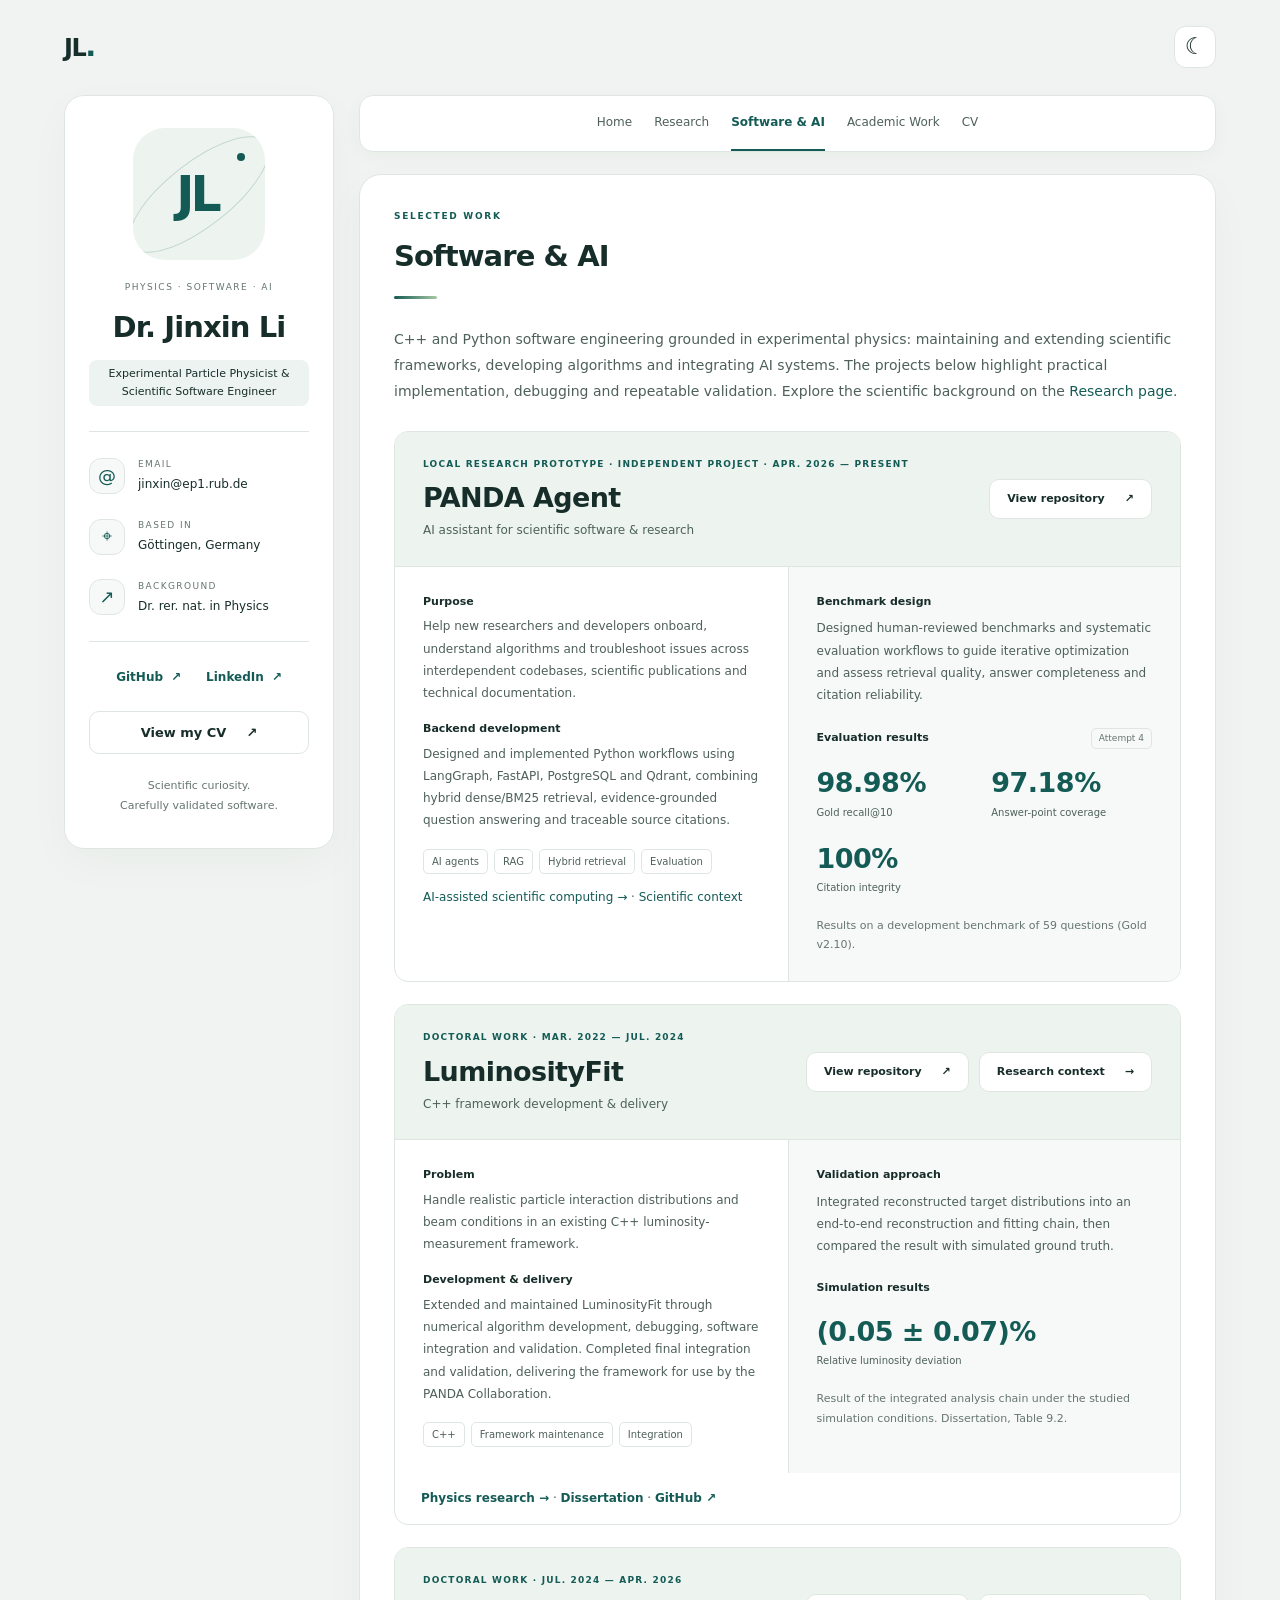
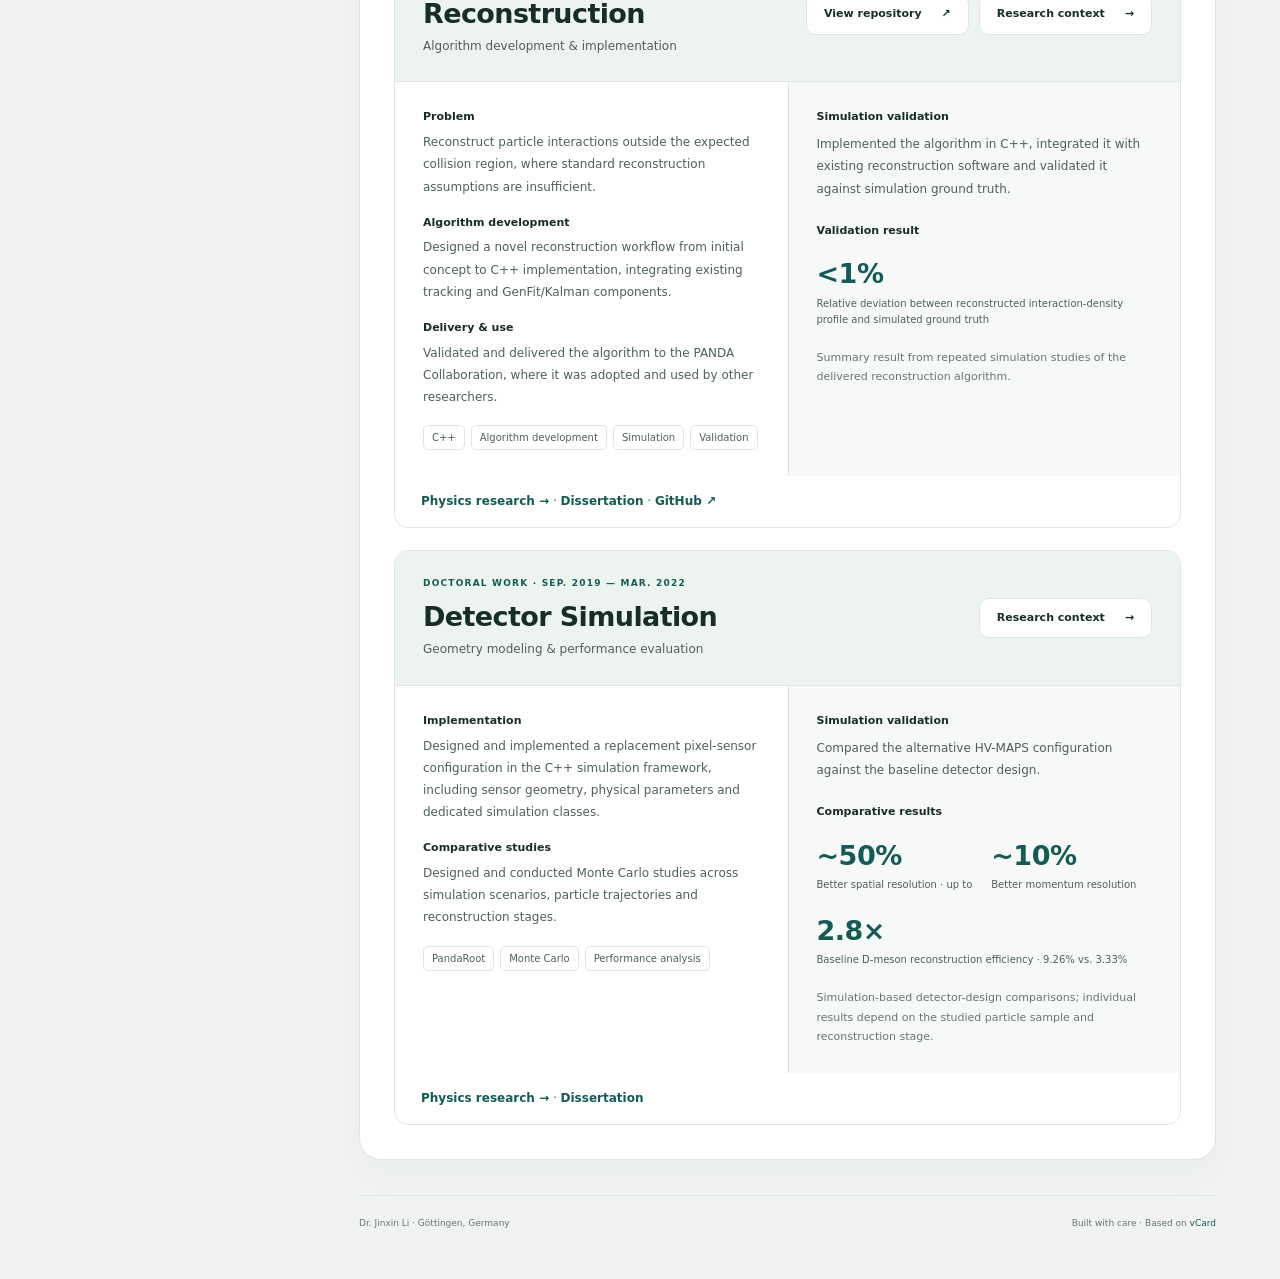
<file: software.html>
<!DOCTYPE html>
<html lang="en" data-theme="light">
<head>
  <meta charset="utf-8">
  <meta name="viewport" content="width=device-width, initial-scale=1">
  <title>Software &amp; AI | Dr. Jinxin Li</title>
  <meta name="description" content="Scientific software and AI engineering: PANDA Agent, LuminosityFit, particle reconstruction and detector simulation.">
  <meta name="theme-color" content="#145b56">
  <meta property="og:title" content="Software &amp; AI | Dr. Jinxin Li">
  <meta property="og:description" content="Scientific software and AI engineering: PANDA Agent, LuminosityFit, particle reconstruction and detector simulation.">
  <meta property="og:type" content="website">
  <meta property="og:url" content="https://jinxinlee.github.io/software.html">
  <link rel="canonical" href="https://jinxinlee.github.io/software.html">
  <link rel="icon" type="image/svg+xml" href="assets/favicon.svg">
  <link rel="stylesheet" href="assets/vcard.css">
  <link rel="stylesheet" href="assets/site.css">
  <script src="assets/site.js" defer></script>
</head>
<body>
<a class="skip-link" href="#main-content">Skip to content</a>
<div class="page-top"><a class="wordmark" href="index.html" aria-label="Dr. Jinxin Li home">JL<span class="wordmark-dot">.</span></a><button class="theme-toggle" type="button" data-theme-toggle aria-label="Switch to dark theme" aria-pressed="false">☾</button></div>
<main>
  <aside class="sidebar" aria-label="Personal profile">
    <div class="sidebar-info">
      <div class="avatar-box" aria-hidden="true"><span class="initials">JL</span><span class="avatar-orbit"></span></div>
      <div class="info-content"><p class="profile-eyebrow">PHYSICS · SOFTWARE · AI</p><h1 class="name">Dr. Jinxin Li</h1><p class="title">Experimental Particle Physicist &amp; Scientific Software Engineer</p></div>
    </div>
    <div class="sidebar-info_more">
      <div class="separator"></div>
      <ul class="contacts-list">
        <li class="contact-item"><div class="icon-box" aria-hidden="true">@</div><div class="contact-info"><p class="contact-title">Email</p><a class="contact-link" href="mailto:jinxin@ep1.rub.de">jinxin@ep1.rub.de</a></div></li>
        <li class="contact-item"><div class="icon-box" aria-hidden="true">⌖</div><div class="contact-info"><p class="contact-title">Based in</p><address>Göttingen, Germany</address></div></li>
        <li class="contact-item"><div class="icon-box" aria-hidden="true">↗</div><div class="contact-info"><p class="contact-title">Background</p><p class="contact-link">Dr. rer. nat. in Physics</p></div></li>
      </ul>
      <div class="separator"></div>
      <div class="profile-links"><a href="https://github.com/JinxinLee">GitHub <span aria-hidden="true">↗</span></a><a href="https://www.linkedin.com/in/jinxin-li-896450300">LinkedIn <span aria-hidden="true">↗</span></a></div>
      <a class="button sidebar-cv" href="professional-cv.html">View my CV <span aria-hidden="true">↗</span></a>
      <p class="sidebar-note">Scientific curiosity.<br>Carefully validated software.</p>
    </div>
  </aside>
  <div class="main-content" id="main-content" tabindex="-1">
    <nav class="navbar" aria-label="Main navigation"><ul class="navbar-list"><li><a class="navbar-link" href="index.html">Home</a></li><li><a class="navbar-link" href="research.html">Research</a></li><li><a class="navbar-link active" aria-current="page" href="software.html">Software &amp; AI</a></li><li><a class="navbar-link" href="academic-work.html">Academic Work</a></li><li><a class="navbar-link" href="cv-overview.html">CV</a></li></ul></nav>
    <article id="projects" aria-labelledby="projects-title" tabindex="-1">
      <header><p class="eyebrow">SELECTED WORK</p><h2 class="h2 article-title" id="projects-title">Software &amp; AI</h2></header>
      <p class="section-intro">C++ and Python software engineering grounded in experimental physics: maintaining and extending scientific frameworks, developing algorithms and integrating AI systems. The projects below highlight practical implementation, debugging and repeatable validation. Explore the scientific background on the <a href="research.html">Research page</a>.</p>
      <div class="project-grid">
        <section class="project-card agent-card" aria-labelledby="agent-project-title">
          <header class="project-header"><div><p class="eyebrow">LOCAL RESEARCH PROTOTYPE · INDEPENDENT PROJECT · APR. 2026 — PRESENT</p><h3 id="agent-project-title">PANDA Agent</h3><p>AI assistant for scientific software &amp; research</p></div><a class="button" href="https://github.com/JinxinLee/PANDA_Agent">View repository <span aria-hidden="true">↗</span></a></header>
          <div class="project-layout">
            <div class="project-copy"><dl class="project-details"><dt>Purpose</dt><dd>Help new researchers and developers onboard, understand algorithms and troubleshoot issues across interdependent codebases, scientific publications and technical documentation.</dd><dt>Backend development</dt><dd>Designed and implemented Python workflows using LangGraph, FastAPI, PostgreSQL and Qdrant, combining hybrid dense/BM25 retrieval, evidence-grounded question answering and traceable source citations.</dd></dl><div class="tags"><span>AI agents</span><span>RAG</span><span>Hybrid retrieval</span><span>Evaluation</span></div><p class="project-crosslinks"><a href="research.html#interests">AI-assisted scientific computing →</a> · <a href="academic-work.html#dissertation">Scientific context</a></p></div>
            <section class="project-evaluation"><h4>Benchmark design</h4><p>Designed human-reviewed benchmarks and systematic evaluation workflows to guide iterative optimization and assess retrieval quality, answer completeness and citation reliability.</p><div class="evaluation-heading"><h4>Evaluation results</h4><span>Attempt 4</span></div><ul class="evaluation-metrics"><li><strong>98.98%</strong><span>Gold recall@10</span></li><li><strong>97.18%</strong><span>Answer-point coverage</span></li><li><strong>100%</strong><span>Citation integrity</span></li></ul><p class="result-context">Results on a development benchmark of 59 questions (Gold v2.10).</p></section>
          </div>
        </section>
        <section class="project-card" aria-labelledby="luminosityfit-project-title">
          <header class="project-header"><div><p class="eyebrow">DOCTORAL WORK · MAR. 2022 — JUL. 2024</p><h3 id="luminosityfit-project-title">LuminosityFit</h3><p>C++ framework development &amp; delivery</p></div><div class="document-actions"><a class="button" href="https://github.com/panda-luminosity-detector-group/LuminosityFit">View repository <span aria-hidden="true">↗</span></a><a class="button" href="research.html#luminosity">Research context <span aria-hidden="true">→</span></a></div></header>
          <div class="project-layout">
            <div class="project-copy"><dl class="project-details"><dt>Problem</dt><dd>Handle realistic particle interaction distributions and beam conditions in an existing C++ luminosity-measurement framework.</dd><dt>Development &amp; delivery</dt><dd>Extended and maintained LuminosityFit through numerical algorithm development, debugging, software integration and validation. Completed final integration and validation, delivering the framework for use by the PANDA Collaboration.</dd></dl><div class="tags"><span>C++</span><span>Framework maintenance</span><span>Integration</span></div></div>
            <section class="project-evaluation" aria-label="LuminosityFit evaluation"><h4>Validation approach</h4><p>Integrated reconstructed target distributions into an end-to-end reconstruction and fitting chain, then compared the result with simulated ground truth.</p><div class="evaluation-heading"><h4>Simulation results</h4></div><ul class="evaluation-metrics"><li class="metric-wide"><strong>(0.05 ± 0.07)%</strong><span>Relative luminosity deviation</span></li></ul><p class="result-context">Result of the integrated analysis chain under the studied simulation conditions. Dissertation, Table 9.2.</p></section>
          </div><p class="project-crosslinks"><a class="text-link" href="research.html#luminosity">Physics research →</a> · <a class="text-link" href="academic-work.html#dissertation">Dissertation</a> · <a class="text-link" href="https://github.com/panda-luminosity-detector-group/LuminosityFit">GitHub ↗</a></p>
        </section>
        <section class="project-card" aria-labelledby="reconstruction-project-title">
          <header class="project-header"><div><p class="eyebrow">DOCTORAL WORK · JUL. 2024 — APR. 2026</p><h3 id="reconstruction-project-title">Reconstruction</h3><p>Algorithm development &amp; implementation</p></div><div class="document-actions"><a class="button" href="https://github.com/panda-luminosity-detector-group/RestgasDetermination">View repository <span aria-hidden="true">↗</span></a><a class="button" href="research.html#reconstruction">Research context <span aria-hidden="true">→</span></a></div></header>
          <div class="project-layout">
            <div class="project-copy"><dl class="project-details"><dt>Problem</dt><dd>Reconstruct particle interactions outside the expected collision region, where standard reconstruction assumptions are insufficient.</dd><dt>Algorithm development</dt><dd>Designed a novel reconstruction workflow from initial concept to C++ implementation, integrating existing tracking and GenFit/Kalman components.</dd><dt>Delivery &amp; use</dt><dd>Validated and delivered the algorithm to the PANDA Collaboration, where it was adopted and used by other researchers.</dd></dl><div class="tags"><span>C++</span><span>Algorithm development</span><span>Simulation</span><span>Validation</span></div></div>
            <section class="project-evaluation"><h4>Simulation validation</h4><p>Implemented the algorithm in C++, integrated it with existing reconstruction software and validated it against simulation ground truth.</p><div class="evaluation-heading"><h4>Validation result</h4></div><ul class="evaluation-metrics"><li class="metric-wide"><strong>&lt;1%</strong><span>Relative deviation between reconstructed interaction-density profile and simulated ground truth</span></li></ul><p class="result-context">Summary result from repeated simulation studies of the delivered reconstruction algorithm.</p></section>
          </div><p class="project-crosslinks"><a class="text-link" href="research.html#reconstruction">Physics research →</a> · <a class="text-link" href="academic-work.html#dissertation">Dissertation</a> · <a class="text-link" href="https://github.com/panda-luminosity-detector-group/RestgasDetermination">GitHub ↗</a></p>
        </section>
        <section class="project-card" aria-labelledby="simulation-project-title">
          <header class="project-header"><div><p class="eyebrow">DOCTORAL WORK · SEP. 2019 — MAR. 2022</p><h3 id="simulation-project-title">Detector Simulation</h3><p>Geometry modeling & performance evaluation</p></div><a class="button" href="research.html#detectors">Research context <span aria-hidden="true">→</span></a></header>
          <div class="project-layout">
            <div class="project-copy"><dl class="project-details"><dt>Implementation</dt><dd>Designed and implemented a replacement pixel-sensor configuration in the C++ simulation framework, including sensor geometry, physical parameters and dedicated simulation classes.</dd><dt>Comparative studies</dt><dd>Designed and conducted Monte Carlo studies across simulation scenarios, particle trajectories and reconstruction stages.</dd></dl><div class="tags"><span>PandaRoot</span><span>Monte Carlo</span><span>Performance analysis</span></div></div>
            <section class="project-evaluation"><h4>Simulation validation</h4><p>Compared the alternative HV-MAPS configuration against the baseline detector design.</p><div class="evaluation-heading"><h4>Comparative results</h4></div><ul class="evaluation-metrics"><li><strong>~50%</strong><span>Better spatial resolution · up to</span></li><li><strong>~10%</strong><span>Better momentum resolution</span></li><li class="metric-wide"><strong>2.8×</strong><span>Baseline D-meson reconstruction efficiency · 9.26% vs. 3.33%</span></li></ul><p class="result-context">Simulation-based detector-design comparisons; individual results depend on the studied particle sample and reconstruction stage.</p></section>
          </div><p class="project-crosslinks"><a class="text-link" href="research.html#detectors">Physics research →</a> · <a class="text-link" href="academic-work.html#dissertation">Dissertation</a></p>
        </section>
      </div>
    </article>    <footer class="page-footer"><span>Dr. Jinxin Li · Göttingen, Germany</span><span>Built with care · Based on <a href="https://github.com/codewithsadee/vcard-personal-portfolio">vCard</a></span></footer>
  </div>
</main>
<noscript><style>.theme-toggle{display:none}</style></noscript>
</body>
</html>
</file>
<file: assets/vcard.css>
/*-----------------------------------*\
  #style.css
\*-----------------------------------*/


/**
 * copyright 2022 @codewithsadee
 */





/*-----------------------------------*\
  #CUSTOM PROPERTY
\*-----------------------------------*/

:root {

  /**
   * colors
   */

  /* gradient */

  --bg-gradient-onyx: linear-gradient(
    to bottom right, 
    hsl(240, 1%, 25%) 3%, 
    hsl(0, 0%, 19%) 97%
  );
  --bg-gradient-jet: linear-gradient(
    to bottom right, 
    hsla(240, 1%, 18%, 0.251) 0%, 
    hsla(240, 2%, 11%, 0) 100%
  ), hsl(240, 2%, 13%);
  --bg-gradient-yellow-1: linear-gradient(
    to bottom right, 
    hsl(45, 100%, 71%) 0%, 
    hsla(36, 100%, 69%, 0) 50%
  );
  --bg-gradient-yellow-2: linear-gradient(
    135deg, 
    hsla(45, 100%, 71%, 0.251) 0%, 
    hsla(35, 100%, 68%, 0) 59.86%
  ), hsl(240, 2%, 13%);
  --border-gradient-onyx: linear-gradient(
    to bottom right, 
    hsl(0, 0%, 25%) 0%, 
    hsla(0, 0%, 25%, 0) 50%
  );
  --text-gradient-yellow: linear-gradient(
    to right, 
    hsl(45, 100%, 72%), 
    hsl(35, 100%, 68%)
  );

  /* solid */

  --jet: hsl(0, 0%, 22%);
  --onyx: hsl(240, 1%, 17%);
  --eerie-black-1: hsl(240, 2%, 13%);
  --eerie-black-2: hsl(240, 2%, 12%);
  --smoky-black: hsl(0, 0%, 7%);
  --white-1: hsl(0, 0%, 100%);
  --white-2: hsl(0, 0%, 98%);
  --orange-yellow-crayola: hsl(45, 100%, 72%);
  --vegas-gold: hsl(45, 54%, 58%);
  --light-gray: hsl(0, 0%, 84%);
  --light-gray-70: hsla(0, 0%, 84%, 0.7);
  --bittersweet-shimmer: hsl(0, 43%, 51%);

  /**
   * typography
   */

  /* font-family */
  --ff-poppins: 'Poppins', sans-serif;

  /* font-size */
  --fs-1: 24px;
  --fs-2: 18px;
  --fs-3: 17px;
  --fs-4: 16px;
  --fs-5: 15px;
  --fs-6: 14px;
  --fs-7: 13px;
  --fs-8: 11px;

  /* font-weight */
  --fw-300: 300;
  --fw-400: 400;
  --fw-500: 500;
  --fw-600: 600;

  /**
   * shadow
   */
  
  --shadow-1: -4px 8px 24px hsla(0, 0%, 0%, 0.25);
  --shadow-2: 0 16px 30px hsla(0, 0%, 0%, 0.25);
  --shadow-3: 0 16px 40px hsla(0, 0%, 0%, 0.25);
  --shadow-4: 0 25px 50px hsla(0, 0%, 0%, 0.15);
  --shadow-5: 0 24px 80px hsla(0, 0%, 0%, 0.25);

  /**
   * transition
   */

  --transition-1: 0.25s ease;
  --transition-2: 0.5s ease-in-out;

}





/*-----------------------------------*\
  #RESET
\*-----------------------------------*/

*, *::before, *::after {
  margin: 0;
  padding: 0;
  box-sizing: border-box;
}

a { text-decoration: none; }

li { list-style: none; }

img, ion-icon, a, button, time, span { display: block; }

button {
  font: inherit;
  background: none;
  border: none;
  text-align: left;
  cursor: pointer;
}

input, textarea {
  display: block;
  width: 100%;
  background: none;
  font: inherit;
}

::selection {
  background: var(--orange-yellow-crayola);
  color: var(--smoky-black);
}

:focus { outline-color: var(--orange-yellow-crayola); }

html { font-family: var(--ff-poppins); }

body { background: var(--smoky-black); }





/*-----------------------------------*\
  #REUSED STYLE
\*-----------------------------------*/

.sidebar,
article {
  background: var(--eerie-black-2);
  border: 1px solid var(--jet);
  border-radius: 20px;
  padding: 15px;
  box-shadow: var(--shadow-1);
  z-index: 1;
}

.separator {
  width: 100%;
  height: 1px;
  background: var(--jet);
  margin: 16px 0;
}

.icon-box {
  position: relative;
  background: var(--border-gradient-onyx);
  width: 30px;
  height: 30px;
  border-radius: 8px;
  display: flex;
  justify-content: center;
  align-items: center;
  font-size: 16px;
  color: var(--orange-yellow-crayola);
  box-shadow: var(--shadow-1);
  z-index: 1;
}

.icon-box::before {
  content: "";
  position: absolute;
  inset: 1px;
  background: var(--eerie-black-1);
  border-radius: inherit;
  z-index: -1;
}

.icon-box ion-icon { --ionicon-stroke-width: 35px; }

article { display: none; }

article.active {
  display: block;
  animation: fade 0.5s ease backwards;
}

@keyframes fade {
  0% { opacity: 0; }
  100% { opacity: 1; }
}

.h2,
.h3,
.h4,
.h5 {
  color: var(--white-2);
  text-transform: capitalize;
}

.h2 { font-size: var(--fs-1); }

.h3 { font-size: var(--fs-2); }

.h4 { font-size: var(--fs-4); }

.h5 {
  font-size: var(--fs-7);
  font-weight: var(--fw-500);
}

.article-title {
  position: relative;
  padding-bottom: 7px;
}

.article-title::after {
  content: "";
  position: absolute;
  bottom: 0;
  left: 0;
  width: 30px;
  height: 3px;
  background: var(--text-gradient-yellow);
  border-radius: 3px;
}

.has-scrollbar::-webkit-scrollbar {
  width: 5px; /* for vertical scrollbar */
  height: 5px; /* for horizontal scrollbar */
}

.has-scrollbar::-webkit-scrollbar-track {
  background: var(--onyx);
  border-radius: 5px;
}

.has-scrollbar::-webkit-scrollbar-thumb {
  background: var(--orange-yellow-crayola);
  border-radius: 5px;
}

.has-scrollbar::-webkit-scrollbar-button { width: 20px; }

.content-card {
  position: relative;
  background: var(--border-gradient-onyx);
  padding: 15px;
  padding-top: 45px;
  border-radius: 14px;
  box-shadow: var(--shadow-2);
  cursor: pointer;
  z-index: 1;
}

.content-card::before {
  content: "";
  position: absolute;
  inset: 1px;
  background: var(--bg-gradient-jet);
  border-radius: inherit;
  z-index: -1;
}





/*-----------------------------------*\
  #MAIN
\*-----------------------------------*/

main {
  margin: 15px 12px;
  margin-bottom: 75px;
  min-width: 259px;
}





/*-----------------------------------*\
  #SIDEBAR
\*-----------------------------------*/

.sidebar {
  margin-bottom: 15px;
  max-height: 112px;
  overflow: hidden;
  transition: var(--transition-2);
}

.sidebar.active { max-height: 405px; }

.sidebar-info {
  position: relative;
  display: flex;
  justify-content: flex-start;
  align-items: center;
  gap: 15px;
}

.avatar-box {
  background: var(--bg-gradient-onyx);
  border-radius: 20px;
}

.info-content .name {
  color: var(--white-2);
  font-size: var(--fs-3);
  font-weight: var(--fw-500);
  letter-spacing: -0.25px;
  margin-bottom: 10px;
}

.info-content .title {
  color: var(--white-1);
  background: var(--onyx);
  font-size: var(--fs-8);
  font-weight: var(--fw-300);
  width: max-content;
  padding: 3px 12px;
  border-radius: 8px;
}

.info_more-btn {
  position: absolute;
  top: -15px;
  right: -15px;
  border-radius: 0 15px;
  font-size: 13px;
  color: var(--orange-yellow-crayola);
  background: var(--border-gradient-onyx);
  padding: 10px;
  box-shadow: var(--shadow-2);
  transition: var(--transition-1);
  z-index: 1;
}

.info_more-btn::before {
  content: "";
  position: absolute;
  inset: 1px;
  border-radius: inherit;
  background: var(--bg-gradient-jet);
  transition: var(--transition-1);
  z-index: -1;
}

.info_more-btn:hover,
.info_more-btn:focus { background: var(--bg-gradient-yellow-1); }

.info_more-btn:hover::before,
.info_more-btn:focus::before { background: var(--bg-gradient-yellow-2); }

.info_more-btn span { display: none; }

.sidebar-info_more {
  opacity: 0;
  visibility: hidden;
  transition: var(--transition-2);
}

.sidebar.active .sidebar-info_more {
  opacity: 1;
  visibility: visible;
}

.contacts-list {
  display: grid;
  grid-template-columns: 1fr;
  gap: 16px;
}

.contact-item {
  min-width: 100%;
  display: flex;
  align-items: center;
  gap: 16px;
}

.contact-info {
  max-width: calc(100% - 46px);
  width: calc(100% - 46px);
}

.contact-title {
  color: var(--light-gray-70);
  font-size: var(--fs-8);
  text-transform: uppercase;
  margin-bottom: 2px;
}

.contact-info :is(.contact-link, time, address) {
  color: var(--white-2);
  font-size: var(--fs-7);
}

.contact-info address { font-style: normal; }

.social-list {
  display: flex;
  justify-content: flex-start;
  align-items: center;
  gap: 15px;
  padding-bottom: 4px;
  padding-left: 7px;
}

.social-item .social-link {
  color: var(--light-gray-70);
  font-size: 18px;
}


.social-item .social-link:hover { color: var(--light-gray); }





/*-----------------------------------*\
  #NAVBAR
\*-----------------------------------*/

.navbar {
  position: fixed;
  bottom: 0;
  left: 0;
  width: 100%;
  background: hsla(240, 1%, 17%, 0.75);
  backdrop-filter: blur(10px);
  border: 1px solid var(--jet);
  border-radius: 12px 12px 0 0;
  box-shadow: var(--shadow-2);
  z-index: 5;
}

.navbar-list {
  display: flex;
  flex-wrap: wrap;
  justify-content: center;
  align-items: center;
  padding: 0 10px;
}

.navbar-link {
  color: var(--light-gray);
  font-size: var(--fs-8);
  padding: 20px 7px;
  transition: color var(--transition-1);
}

.navbar-link:hover,
.navbar-link:focus { color: var(--light-gray-70); }

.navbar-link.active { color: var(--orange-yellow-crayola); }





/*-----------------------------------*\
  #ABOUT
\*-----------------------------------*/

.about .article-title { margin-bottom: 15px; }

.about-text {
  color: var(--light-gray);
  font-size: var(--fs-6);
  font-weight: var(--fw-300);
  line-height: 1.6;
}

.about-text p { margin-bottom: 15px; }



/**
 * #service 
 */

.service { margin-bottom: 35px; }

.service-title { margin-bottom: 20px; }

.service-list {
  display: grid;
  grid-template-columns: 1fr;
  gap: 20px;
}

.service-item {
  position: relative;
  background: var(--border-gradient-onyx);
  padding: 20px;
  border-radius: 14px;
  box-shadow: var(--shadow-2);
  z-index: 1;
}

.service-item::before {
  content: "";
  position: absolute;
  inset: 1px;
  background: var(--bg-gradient-jet);
  border-radius: inherit;
  z-index: -1;
}

.service-icon-box { margin-bottom: 10px; }

.service-icon-box img { margin: auto; }

.service-content-box { text-align: center; }

.service-item-title { margin-bottom: 7px; }

.service-item-text {
  color: var(--light-gray);
  font-size: var(--fs-6);
  font-weight: var(--fw-3);
  line-height: 1.6;
}


/**
 * #testimonials 
 */

.testimonials { margin-bottom: 30px; }

.testimonials-title { margin-bottom: 20px; }

.testimonials-list {
  display: flex;
  justify-content: flex-start;
  align-items: flex-start;
  gap: 15px;
  margin: 0 -15px;
  padding: 25px 15px;
  padding-bottom: 35px;
  overflow-x: auto;
  scroll-behavior: smooth;
  overscroll-behavior-inline: contain;
  scroll-snap-type: inline mandatory;
}

.testimonials-item {
  min-width: 100%;
  scroll-snap-align: center;
}

.testimonials-avatar-box {
  position: absolute;
  top: 0;
  left: 0;
  transform: translate(15px, -25px);
  background: var(--bg-gradient-onyx);
  border-radius: 14px;
  box-shadow: var(--shadow-1);
}

.testimonials-item-title { margin-bottom: 7px; }

.testimonials-text {
  color: var(--light-gray);
  font-size: var(--fs-6);
  font-weight: var(--fw-300);
  line-height: 1.6;
  display: -webkit-box;
  line-clamp: 4;
  -webkit-line-clamp: 4;
  -webkit-box-orient: vertical;
  overflow: hidden;
}


/**
 * #testimonials-modal
 */

.modal-container {
  position: fixed;
  top: 0;
  left: 0;
  width: 100%;
  height: 100%;
  display: flex;
  justify-content: center;
  align-items: center;
  overflow-y: auto;
  overscroll-behavior: contain;
  z-index: 20;
  pointer-events: none;
  visibility: hidden;
}

.modal-container::-webkit-scrollbar { display: none; }

.modal-container.active {
  pointer-events: all;
  visibility: visible;
}

.overlay {
  position: fixed;
  top: 0;
  left: 0;
  width: 100%;
  height: 100vh;
  background: hsl(0, 0%, 5%);
  opacity: 0;
  visibility: hidden;
  pointer-events: none;
  z-index: 1;
  transition: var(--transition-1);
}

.overlay.active {
  opacity: 0.8;
  visibility: visible;
  pointer-events: all;
}

.testimonials-modal {
  background: var(--eerie-black-2);
  position: relative;
  padding: 15px;
  margin: 15px 12px;
  border: 1px solid var(--jet);
  border-radius: 14px;
  box-shadow: var(--shadow-5);
  transform: scale(1.2);
  opacity: 0;
  transition: var(--transition-1);
  z-index: 2;
}

.modal-container.active .testimonials-modal {
  transform: scale(1);
  opacity: 1;
}

.modal-close-btn {
  position: absolute;
  top: 15px;
  right: 15px;
  background: var(--onyx);
  border-radius: 8px;
  width: 32px;
  height: 32px;
  display: flex;
  justify-content: center;
  align-items: center;
  color: var(--white-2);
  font-size: 18px;
  opacity: 0.7;
}

.modal-close-btn:hover,
.modal-close-btn:focus { opacity: 1; }

.modal-close-btn ion-icon { --ionicon-stroke-width: 50px; }

.modal-avatar-box {
  background: var(--bg-gradient-onyx);
  width: max-content;
  border-radius: 14px;
  margin-bottom: 15px;
  box-shadow: var(--shadow-2);
}

.modal-img-wrapper > img { display: none; }

.modal-title { margin-bottom: 4px; }

.modal-content time {
  font-size: var(--fs-6);
  color: var(--light-gray-70);
  font-weight: var(--fw-300);
  margin-bottom: 10px;
}

.modal-content p {
  color: var(--light-gray);
  font-size: var(--fs-6);
  font-weight: var(--fw-300);
  line-height: 1.6;
}


/**
 * #clients 
 */

.clients { margin-bottom: 15px; }

.clients-list {
  display: flex;
  justify-content: flex-start;
  align-items: flex-start;
  gap: 15px;
  margin: 0 -15px;
  padding: 25px;
  padding-bottom: 25px;
  overflow-x: auto;
  scroll-behavior: smooth;
  overscroll-behavior-inline: contain;
  scroll-snap-type: inline mandatory;
  scroll-padding-inline: 25px;
}

.clients-item {
  min-width: 50%;
  scroll-snap-align: start;
}

.clients-item img {
  width: 100%;
  filter: grayscale(1);
  transition: var(--transition-1);
}

.clients-item img:hover { filter: grayscale(0); }





/*-----------------------------------*\
  #RESUME
\*-----------------------------------*/

.article-title { margin-bottom: 30px; }


/**
 * education and experience 
 */

.timeline { margin-bottom: 30px; }

.timeline .title-wrapper {
  display: flex;
  align-items: center;
  gap: 15px;
  margin-bottom: 25px;
}

.timeline-list {
  font-size: var(--fs-6);
  margin-left: 45px;
}

.timeline-item { position: relative; }

.timeline-item:not(:last-child) { margin-bottom: 20px; }

.timeline-item-title {
  font-size: var(--fs-6);
  line-height: 1.3;
  margin-bottom: 7px;
}

.timeline-list span {
  color: var(--vegas-gold);
  font-weight: var(--fw-400);
  line-height: 1.6;
}

.timeline-item:not(:last-child)::before {
  content: "";
  position: absolute;
  top: -25px;
  left: -30px;
  width: 1px;
  height: calc(100% + 50px);
  background: var(--jet);
}

.timeline-item::after {
  content: "";
  position: absolute;
  top: 5px;
  left: -33px;
  height: 6px;
  width: 6px;
  background: var(--text-gradient-yellow);
  border-radius: 50%;
  box-shadow: 0 0 0 4px var(--jet);
}

.timeline-text {
  color: var(--light-gray);
  font-weight: var(--fw-300);
  line-height: 1.6;
}


/**
 * skills 
 */

.skills-title { margin-bottom: 20px; }

.skills-list { padding: 20px; }


.skills-item:not(:last-child) { margin-bottom: 15px; }

.skill .title-wrapper {
  display: flex;
  align-items: center;
  gap: 5px;
  margin-bottom: 8px;
}

.skill .title-wrapper data {
  color: var(--light-gray);
  font-size: var(--fs-7);
  font-weight: var(--fw-300);
}

.skill-progress-bg {
  background: var(--jet);
  width: 100%;
  height: 8px;
  border-radius: 10px;
}

.skill-progress-fill {
  background: var(--text-gradient-yellow);
  height: 100%;
  border-radius: inherit;
}





/*-----------------------------------*\
  #PORTFOLIO
\*-----------------------------------*/

.filter-list { display: none; }

.filter-select-box {
  position: relative;
  margin-bottom: 25px;
}

.filter-select {
  background: var(--eerie-black-2);
  color: var(--light-gray);
  display: flex;
  justify-content: space-between;
  align-items: center;
  width: 100%;
  padding: 12px 16px;
  border: 1px solid var(--jet);
  border-radius: 14px;
  font-size: var(--fs-6);
  font-weight: var(--fw-300);
}

.filter-select.active .select-icon { transform: rotate(0.5turn); }

.select-list {
  background: var(--eerie-black-2);
  position: absolute;
  top: calc(100% + 6px);
  width: 100%;
  padding: 6px;
  border: 1px solid var(--jet);
  border-radius: 14px;
  z-index: 2;
  opacity: 0;
  visibility: hidden;
  pointer-events: none;
  transition: 0.15s ease-in-out;
}

.filter-select.active + .select-list {
  opacity: 1;
  visibility: visible;
  pointer-events: all;
}

.select-item button {
  background: var(--eerie-black-2);
  color: var(--light-gray);
  font-size: var(--fs-6);
  font-weight: var(--fw-300);
  text-transform: capitalize;
  width: 100%;
  padding: 8px 10px;
  border-radius: 8px;
}

.select-item button:hover { --eerie-black-2: hsl(240, 2%, 20%); }

.project-list {
  display: grid;
  grid-template-columns: 1fr;
  gap: 30px;
  margin-bottom: 10px;
}

.project-item { display: none; }

.project-item.active {
  display: block;
  animation: scaleUp 0.25s ease forwards;
}

@keyframes scaleUp {
  0% { transform: scale(0.5); }
  100% { transform: scale(1); }
}

.project-item > a { width: 100%; }

.project-img {
  position: relative;
  width: 100%;
  height: 200px;
  border-radius: 16px;
  overflow: hidden;
  margin-bottom: 15px;
}

.project-img::before {
  content: "";
  position: absolute;
  top: 0;
  left: 0;
  width: 100%;
  height: 100%;
  background: transparent;
  z-index: 1;
  transition: var(--transition-1);
}

.project-item > a:hover .project-img::before { background: hsla(0, 0%, 0%, 0.5); }

.project-item-icon-box {
  --scale: 0.8;

  background: var(--jet);
  color: var(--orange-yellow-crayola);
  position: absolute;
  top: 50%;
  left: 50%;
  transform: translate(-50%, -50%) scale(var(--scale));
  font-size: 20px;
  padding: 18px;
  border-radius: 12px;
  opacity: 0;
  z-index: 1;
  transition: var(--transition-1);
}

.project-item > a:hover .project-item-icon-box {
  --scale: 1;
  opacity: 1;
}

.project-item-icon-box ion-icon { --ionicon-stroke-width: 50px; }

.project-img img {
  width: 100%;
  height: 100%;
  object-fit: cover;
  transition: var(--transition-1);
}

.project-item > a:hover img { transform: scale(1.1); }

.project-title,
.project-category { margin-left: 10px; }

.project-title {
  color: var(--white-2);
  font-size: var(--fs-5);
  font-weight: var(--fw-400);
  text-transform: capitalize;
  line-height: 1.3;
}

.project-category {
  color: var(--light-gray-70);
  font-size: var(--fs-6);
  font-weight: var(--fw-300);
}





/*-----------------------------------*\
  #BLOG
\*-----------------------------------*/

.blog-posts { margin-bottom: 10px; }

.blog-posts-list {
  display: grid;
  grid-template-columns: 1fr;
  gap: 20px;
}

.blog-post-item > a {
  position: relative;
  background: var(--border-gradient-onyx);
  height: 100%;
  box-shadow: var(--shadow-4);
  border-radius: 16px;
  z-index: 1;
}

.blog-post-item > a::before {
  content: "";
  position: absolute;
  inset: 1px;
  border-radius: inherit;
  background: var(--eerie-black-1);
  z-index: -1;
}

.blog-banner-box {
  width: 100%;
  height: 200px;
  border-radius: 12px;
  overflow: hidden;
}

.blog-banner-box img {
  width: 100%;
  height: 100%;
  object-fit: cover;
  transition: var(--transition-1);
}

.blog-post-item > a:hover .blog-banner-box img { transform: scale(1.1); }

.blog-content { padding: 15px; }

.blog-meta {
  display: flex;
  justify-content: flex-start;
  align-items: center;
  gap: 7px;
  margin-bottom: 10px;
}

.blog-meta :is(.blog-category, time) {
  color: var(--light-gray-70);
  font-size: var(--fs-6);
  font-weight: var(--fw-300);
}

.blog-meta .dot {
  background: var(--light-gray-70);
  width: 4px;
  height: 4px;
  border-radius: 4px;
}

.blog-item-title {
  margin-bottom: 10px;
  line-height: 1.3;
  transition: var(--transition-1);
}

.blog-post-item > a:hover .blog-item-title { color: var(--orange-yellow-crayola); }

.blog-text {
  color: var(--light-gray);
  font-size: var(--fs-6);
  font-weight: var(--fw-300);
  line-height: 1.6;
}





/*-----------------------------------*\
  #CONTACT
\*-----------------------------------*/

.mapbox {
  position: relative;
  height: 250px;
  width: 100%;
  border-radius: 16px;
  margin-bottom: 30px;
  border: 1px solid var(--jet);
  overflow: hidden;
}

.mapbox figure { height: 100%; }

.mapbox iframe {
  width: 100%;
  height: 100%;
  border: none;
  filter: grayscale(1) invert(1);
}

.contact-form { margin-bottom: 10px; }

.form-title { margin-bottom: 20px; }

.input-wrapper {
  display: grid;
  grid-template-columns: 1fr;
  gap: 25px;
  margin-bottom: 25px;
}

.form-input {
  color: var(--white-2);
  font-size: var(--fs-6);
  font-weight: var(--fw-400);
  padding: 13px 20px;
  border: 1px solid var(--jet);
  border-radius: 14px;
  outline: none;
}

.form-input::placeholder { font-weight: var(--fw-500); }

.form-input:focus { border-color: var(--orange-yellow-crayola); }

textarea.form-input {
  min-height: 100px;
  height: 120px;
  max-height: 200px;
  resize: vertical;
  margin-bottom: 25px;
}

textarea.form-input::-webkit-resizer { display: none; }

.form-input:focus:invalid { border-color: var(--bittersweet-shimmer); }

.form-btn {
  position: relative;
  width: 100%;
  background: var(--border-gradient-onyx);
  color: var(--orange-yellow-crayola);
  display: flex;
  justify-content: center;
  align-items: center;
  gap: 10px;
  padding: 13px 20px;
  border-radius: 14px;
  font-size: var(--fs-6);
  text-transform: capitalize;
  box-shadow: var(--shadow-3);
  z-index: 1;
  transition: var(--transition-1);
}

.form-btn::before {
  content: "";
  position: absolute;
  inset: 1px;
  background: var(--bg-gradient-jet);
  border-radius: inherit;
  z-index: -1;
  transition: var(--transition-1);
}

.form-btn ion-icon { font-size: 16px; }

.form-btn:hover { background: var(--bg-gradient-yellow-1); }

.form-btn:hover::before { background: var(--bg-gradient-yellow-2); }

.form-btn:disabled {
  opacity: 0.7;
  cursor: not-allowed;
}

.form-btn:disabled:hover { background: var(--border-gradient-onyx); }

.form-btn:disabled:hover::before { background: var(--bg-gradient-jet); }





/*-----------------------------------*\
  #RESPONSIVE
\*-----------------------------------*/

/**
 * responsive larger than 450px screen
 */

@media (min-width: 450px) {

  /**
   * client
   */

  .clients-item { min-width: calc(33.33% - 10px); }



  /**
   * #PORTFOLIO, BLOG 
   */

  .project-img,
  .blog-banner-box { height: auto; }

}





/**
 * responsive larger than 580px screen
 */

@media (min-width: 580px) {

  /**
   * CUSTOM PROPERTY
   */

  :root {

    /**
     * typography
     */

    --fs-1: 32px;
    --fs-2: 24px;
    --fs-3: 26px;
    --fs-4: 18px;
    --fs-6: 15px;
    --fs-7: 15px;
    --fs-8: 12px;

  }



  /**
   * #REUSED STYLE
   */

  .sidebar, article {
    width: 520px;
    margin-inline: auto;
    padding: 30px;
  }

  .article-title {
    font-weight: var(--fw-600);
    padding-bottom: 15px;
  }

  .article-title::after {
    width: 40px;
    height: 5px;
  }

  .icon-box {
    width: 48px;
    height: 48px;
    border-radius: 12px;
    font-size: 18px;
  }



  /**
   * #MAIN
   */

  main {
    margin-top: 60px;
    margin-bottom: 100px;
  }



  /**
   * #SIDEBAR
   */

  .sidebar {
    max-height: 180px;
    margin-bottom: 30px;
  }

  .sidebar.active { max-height: 584px; }

  .sidebar-info { gap: 25px; }

  .avatar-box { border-radius: 30px; }

  .avatar-box img { width: 120px; }

  .info-content .name { margin-bottom: 15px; }

  .info-content .title { padding: 5px 18px; }

  .info_more-btn {
    top: -30px;
    right: -30px;
    padding: 10px 15px;
  }

  .info_more-btn span {
    display: block;
    font-size: var(--fs-8);
  }

  .info_more-btn ion-icon { display: none; }

  .separator { margin: 32px 0; }

  .contacts-list { gap: 20px; }

  .contact-info {
    max-width: calc(100% - 64px);
    width: calc(100% - 64px);
  }



  /**
   * #NAVBAR
   */

  .navbar { border-radius: 20px 20px 0 0; }

  .navbar-list { gap: 20px; }

  .navbar-link { --fs-8: 14px; }



  /**
   * #ABOUT
   */

  .about .article-title { margin-bottom: 20px; }

  .about-text { margin-bottom: 40px; }

  /* service */

  .service-item {
    display: flex;
    justify-content: flex-start;
    align-items: flex-start;
    gap: 18px;
    padding: 30px;
  }

  .service-icon-box {
    margin-bottom: 0;
    margin-top: 5px;
  }

  .service-content-box { text-align: left; }

  /* testimonials */

  .testimonials-title { margin-bottom: 25px; }

  .testimonials-list {
    gap: 30px;
    margin: 0 -30px;
    padding: 30px;
    padding-bottom: 35px;
  }

  .content-card {
    padding: 30px;
    padding-top: 25px;
  }

  .testimonials-avatar-box {
    transform: translate(30px, -30px);
    border-radius: 20px;
  }

  .testimonials-avatar-box img { width: 80px; }

  .testimonials-item-title {
    margin-bottom: 10px;
    margin-left: 95px;
  }

  .testimonials-text {
    line-clamp: 2;
    -webkit-line-clamp: 2;
  }

  /* testimonials modal */

  .modal-container { padding: 20px; }

  .testimonials-modal {
    display: flex;
    justify-content: flex-start;
    align-items: stretch;
    gap: 25px;
    padding: 30px;
    border-radius: 20px;
  }

  .modal-img-wrapper {
    display: flex;
    flex-direction: column;
    align-items: center;
  }

  .modal-avatar-box {
    border-radius: 18px;
    margin-bottom: 0;
  }

  .modal-avatar-box img { width: 65px; }

  .modal-img-wrapper > img {
    display: block;
    flex-grow: 1;
    width: 35px;
  }

  /* clients */

  .clients-list {
    gap: 50px;
    margin: 0 -30px;
    padding: 45px;
    scroll-padding-inline: 45px;
  }

  .clients-item { min-width: calc(33.33% - 35px); }



  /**
   * #RESUME
   */

  .timeline-list { margin-left: 65px; }

  .timeline-item:not(:last-child)::before { left: -40px; }

  .timeline-item::after {
    height: 8px;
    width: 8px;
    left: -43px;
  }

  .skills-item:not(:last-child) { margin-bottom: 25px; }



  /**
   * #PORTFOLIO, BLOG
   */

  .project-img, .blog-banner-box { border-radius: 16px; }

  .blog-posts-list { gap: 30px; }

  .blog-content { padding: 25px; }



  /**
   * #CONTACT
   */

  .mapbox {
    height: 380px;
    border-radius: 18px;
  }

  .input-wrapper {
    gap: 30px;
    margin-bottom: 30px;
  }

  .form-input { padding: 15px 20px; }

  textarea.form-input { margin-bottom: 30px; }

  .form-btn {
    --fs-6: 16px;
    padding: 16px 20px;
  }

  .form-btn ion-icon { font-size: 18px; }

}





/**
 * responsive larger than 768px screen
 */

@media (min-width: 768px) {

  /**
   * REUSED STYLE
   */

  .sidebar, article { width: 700px; }

  .has-scrollbar::-webkit-scrollbar-button { width: 100px; }



  /**
   * SIDEBAR
   */

  .contacts-list {
    grid-template-columns: 1fr 1fr;
    gap: 30px 15px;
  }



  /**
   * NAVBAR
   */

  .navbar-link { --fs-8: 15px; }



  /**
   * ABOUT
   */

  /* testimonials modal */

  .testimonials-modal {
    gap: 35px;
    max-width: 680px;
  }

  .modal-avatar-box img { width: 80px; }



  /**
   * PORTFOLIO
   */

  .article-title { padding-bottom: 20px; }

  .filter-select-box { display: none; }

  .filter-list {
    display: flex;
    justify-content: flex-start;
    align-items: center;
    gap: 25px;
    padding-left: 5px;
    margin-bottom: 30px;
  }

  .filter-item button {
    color: var(--light-gray);
    font-size: var(--fs-5);
    transition: var(--transition-1);
  }

  .filter-item button:hover { color: var(--light-gray-70); }

  .filter-item button.active { color: var(--orange-yellow-crayola); }

  /* portfolio and blog grid */

  .project-list, .blog-posts-list { grid-template-columns: 1fr 1fr; }



  /**
   * CONTACT
   */

  .input-wrapper { grid-template-columns: 1fr 1fr; }

  .form-btn {
    width: max-content;
    margin-left: auto;
  }
  
}





/**
 * responsive larger than 1024px screen
 */

@media (min-width: 1024px) {

  /**
   * CUSTOM PROPERTY
   */

  :root {

    /**
    * shadow
    */

    --shadow-1: -4px 8px 24px hsla(0, 0%, 0%, 0.125);
    --shadow-2: 0 16px 30px hsla(0, 0%, 0%, 0.125);
    --shadow-3: 0 16px 40px hsla(0, 0%, 0%, 0.125);

  }



  /**
   * REUSED STYLE
   */

  .sidebar, article {
    width: 950px;
    box-shadow: var(--shadow-5);
  }



  /**
   * MAIN 
   */

  main { margin-bottom: 60px; }

  .main-content {
    position: relative;
    width: max-content;
    margin: auto;
  }



  /**
   * NAVBAR
   */

  .navbar {
    position: absolute;
    bottom: auto;
    top: 0;
    left: auto;
    right: 0;
    width: max-content;
    border-radius: 0 20px;
    padding: 0 20px;
    box-shadow: none;
  }

  .navbar-list {
    gap: 30px;
    padding: 0 20px;
  }

  .navbar-link { font-weight: var(--fw-500); }



  /**
   * ABOUT
   */

  /* service */

  .service-list {
    grid-template-columns: 1fr 1fr;
    gap: 20px 25px;
  }

  /* testimonials */

  .testimonials-item { min-width: calc(50% - 15px); }

  /* clients */

  .clients-item { min-width: calc(25% - 38px); }



  /**
   * PORTFOLIO
   */

  .project-list { grid-template-columns: repeat(3, 1fr); }



  /**
   * BLOG
   */

  .blog-banner-box { height: 230px; }

}





/**
 * responsive larger than 1250px screen
 */

@media (min-width: 1250px) {

  /**
   * RESET
   */

  body::-webkit-scrollbar { width: 20px; }

  body::-webkit-scrollbar-track { background: var(--smoky-black); }

  body::-webkit-scrollbar-thumb {
    border: 5px solid var(--smoky-black);
    background: hsla(0, 0%, 100%, 0.1);
    border-radius: 20px;
    box-shadow: inset 1px 1px 0 hsla(0, 0%, 100%, 0.11),
                inset -1px -1px 0 hsla(0, 0%, 100%, 0.11);
  }

  body::-webkit-scrollbar-thumb:hover { background: hsla(0, 0%, 100%, 0.15); }

  body::-webkit-scrollbar-button { height: 60px; }



  /**
   * REUSED STYLE
   */

  .sidebar, article { width: auto; }

  article { min-height: 100%; }



  /**
   * MAIN
   */

  main {
    max-width: 1200px;
    margin-inline: auto;
    display: flex;
    justify-content: center;
    align-items: stretch;
    gap: 25px;
  }

  .main-content {
    min-width: 75%;
    width: 75%;
    margin: 0;
  }



  /**
   * SIDEBAR
   */

  .sidebar {
    position: sticky;
    top: 60px;
    max-height: max-content;
    height: 100%;
    margin-bottom: 0;
    padding-top: 60px;
    z-index: 1;
  }

  .sidebar-info { flex-direction: column; }

  .avatar-box img { width: 150px; }

  .info-content .name {
    white-space: nowrap;
    text-align: center;
  }

  .info-content .title { margin: auto; }

  .info_more-btn { display: none; }

  .sidebar-info_more {
    opacity: 1;
    visibility: visible;
  }

  .contacts-list { grid-template-columns: 1fr; }

  .contact-info :is(.contact-link) {
    white-space: nowrap;
    overflow: hidden;
    text-overflow: ellipsis;
  }

  .contact-info :is(.contact-link, time, address) {
    --fs-7: 14px;
    font-weight: var(--fw-300);
  }

  .separator:last-of-type {
    margin: 15px 0;
    opacity: 0;
  }

  .social-list { justify-content: center; }



  /**
	 * RESUME
	 */

  .timeline-text { max-width: 700px; }

}
</file>
<file: assets/site.css>
/* Jinxin Li customizations. Upstream vCard license: ../LICENSE. */
:root{
 --ff-poppins: ui-sans-serif,system-ui,-apple-system,BlinkMacSystemFont,"Segoe UI",sans-serif;
 --smoky-black:#f0f3f1;--eerie-black-2:#fff;--eerie-black-1:#f7f9f8;
 --jet:#dfe6e2;--onyx:#edf3f0;--white-1:#172d29;--white-2:#172d29;
 --light-gray:#4e605b;--light-gray-70:#66766f;--orange-yellow-crayola:#145b56;--vegas-gold:#145b56;
 --text-gradient-yellow:linear-gradient(90deg,#145b56,#a8c7a4);
 --border-gradient-onyx:linear-gradient(145deg,#e7eeea,#f6f9f7);
 --shadow-1:0 14px 45px #173f2f08;--shadow-2:0 5px 20px #173f2f06;
 --accent:#145b56;--accent-soft:#edf4ef;--visual-ink:#e1efdf;--visual-bg:#194b43;
 color-scheme:light;
}
html[data-theme=dark]{
 --smoky-black:#101715;--eerie-black-2:#19221f;--eerie-black-1:#202d27;
 --jet:#34433a;--onyx:#24332b;--white-1:#e7efe9;--white-2:#e7efe9;
 --light-gray:#bdcbc1;--light-gray-70:#9eafa4;--orange-yellow-crayola:#acd5b3;--vegas-gold:#acd5b3;
 --text-gradient-yellow:linear-gradient(90deg,#acd5b3,#6b9a84);
 --border-gradient-onyx:linear-gradient(145deg,#2e4136,#202d27);
 --accent:#acd5b3;--accent-soft:#24382e;--visual-bg:#264b3d;
 color-scheme:dark;
}
body{color:var(--light-gray);line-height:1.7;font-size:15px}
a{color:var(--accent)}a:hover{text-decoration:underline;text-underline-offset:4px}
button:focus-visible,a:focus-visible{outline:3px solid var(--accent);outline-offset:5px;border-radius:4px}
.page-top{max-width:1200px;margin:22px auto 0;padding:0 24px;display:flex;justify-content:space-between;align-items:center}
.wordmark{font-size:24px;font-weight:800;letter-spacing:-1.5px;color:var(--white-2);display:flex;align-items:baseline}
.wordmark-dot{color:var(--accent);font-size:29px}.theme-toggle{color:var(--white-2);background:var(--eerie-black-2);border:1px solid var(--jet);border-radius:12px;width:42px;height:42px;text-align:center;font-size:23px}
main{max-width:1200px;margin:24px auto 48px;padding:0 24px;min-width:0;align-items:flex-start}
.sidebar{width:100%;max-height:none;overflow:visible;padding:30px 24px;transition:none}
.sidebar-info{flex-direction:column;text-align:center;gap:19px}
.sidebar-info_more{opacity:1;visibility:visible}
.avatar-box{width:132px;height:132px;border-radius:32px;background:var(--accent-soft);position:relative;display:grid;place-items:center;overflow:hidden}
.initials{font-size:49px;font-weight:650;letter-spacing:-4px;color:var(--accent);z-index:1;padding-right:4px}
.avatar-orbit{position:absolute;width:170px;height:65px;border:1px solid var(--accent);opacity:.2;border-radius:50%;transform:rotate(-38deg)}
.avatar-box::after{content:"";position:absolute;right:20px;top:25px;background:var(--accent);height:8px;width:8px;border-radius:50%}
.profile-eyebrow{font-size:9px;letter-spacing:1.5px;color:var(--light-gray-70);margin-bottom:7px}
.info-content .name{font-size:29px;font-weight:650;letter-spacing:-.9px;margin-bottom:8px}
.info-content{min-width:0}.info-content .title{font-size:11px;font-weight:450;padding:5px 9px;margin:auto;max-width:100%;white-space:normal}
.separator{margin:25px 0}.contacts-list{gap:23px}.contact-item{gap:13px}.contact-info{max-width:calc(100% - 51px);width:auto}
.icon-box{width:36px;height:36px;box-shadow:none;border:1px solid var(--jet);background:var(--eerie-black-1);font-size:18px;flex-shrink:0}
.icon-box::before{display:none}.contact-title{font-size:9px;letter-spacing:1.4px}.contact-info .contact-link,.contact-info address{font-size:12px;overflow-wrap:anywhere}
.profile-links{display:flex;justify-content:center;gap:25px;font-size:12px;font-weight:600}.profile-links a{display:inline-flex;gap:8px}.profile-links span{display:inline}
.button{display:inline-flex;justify-content:center;align-items:center;gap:20px;border:1px solid var(--jet);border-radius:10px;padding:11px 17px;font-size:13px;font-weight:600;line-height:1.5;color:var(--white-2)}
.button:hover{text-decoration:none;background:var(--accent-soft)}.primary{background:var(--accent);color:var(--eerie-black-2);border-color:var(--accent)}.primary:hover{background:var(--accent);filter:brightness(1.1)}
.sidebar-cv{width:100%;margin-top:23px}.sidebar-note{text-align:center;font-size:11px;color:var(--light-gray-70);margin-top:22px;line-height:1.8}
.main-content{min-width:0;position:relative;width:100%;margin:0}article{width:100%;padding:34px!important;border-radius:22px}article.active{animation:none}article[hidden]{display:none}.sidebar,article{box-shadow:0 14px 45px #173f2f08}
.navbar{position:relative;top:auto;right:auto;bottom:auto;left:auto;width:auto;border:0;border-bottom:1px solid var(--jet);border-radius:0;background:transparent;box-shadow:none;backdrop-filter:none;margin:0 0 22px}
.navbar-list{padding:0;gap:28px;justify-content:flex-start}.navbar-link{padding:12px 0;font-size:13px;border-bottom:2px solid transparent}
.navbar-link.active{color:var(--accent);border-bottom-color:var(--accent);font-weight:650}.navbar-link:hover{text-decoration:none;color:var(--accent)}
.eyebrow{font-size:10px;letter-spacing:1.7px;font-weight:650;color:var(--accent);line-height:1.7;margin-bottom:8px}
.article-title{font-size:29px;font-weight:650;letter-spacing:-.9px;text-transform:none;padding-bottom:18px;margin-bottom:28px!important}
.article-title::after{width:43px;height:3px}.lead{font-size:clamp(27px,3vw,36px);font-weight:600;line-height:1.25;letter-spacing:-1.1px;color:var(--white-2);margin:0 0 24px}
.lead em{font-style:normal;color:var(--accent)}.intro>p:not(.lead){margin-bottom:16px;font-size:14px;line-height:1.85}
.intro-actions{display:flex;align-items:center;gap:26px;margin-top:26px;margin-bottom:38px}.text-link{display:inline-flex;align-items:center;gap:9px;font-size:12px;font-weight:650}
.section-heading{display:flex;justify-content:space-between;align-items:center;gap:10px;margin:30px 0 18px}
.section-heading .h3{font-size:19px;letter-spacing:-.4px;text-transform:none;font-weight:650}.section-index{font-size:9px;letter-spacing:1.4px;color:var(--light-gray-70)}
.service{margin:0}.service-list{display:grid;grid-template-columns:1fr 1fr;gap:15px}.service-item{display:flex;align-items:flex-start;gap:16px;background:var(--eerie-black-1);padding:23px 20px;border:1px solid var(--jet);border-radius:13px;box-shadow:none}
.service-item::before{display:none}.service-symbol{color:var(--accent);flex:0 0 36px;font-size:21px;line-height:1.25;font-weight:550}.service-item-title{font-size:14px;font-weight:650;text-transform:none;margin-bottom:8px}.service-item-text{font-size:12px;color:var(--light-gray);line-height:1.8;font-weight:400}
.feature-card{border:1px solid var(--jet);border-radius:14px;padding:25px;background:var(--accent-soft);display:flex;justify-content:space-between;gap:20px;color:var(--light-gray)}
.feature-card:hover{text-decoration:none;border-color:var(--accent)}.feature-card h4{font-size:24px;font-weight:650;color:var(--white-2);letter-spacing:-.6px;margin-bottom:6px}.feature-card p:not(.eyebrow){font-size:13px}.feature-arrow{font-size:28px;color:var(--accent)}
.tags{display:flex;flex-wrap:wrap;gap:6px;margin-top:17px}.tags span{display:inline-block;padding:3px 8px;border:1px solid var(--jet);background:var(--eerie-black-2);border-radius:5px;font-size:10px;color:var(--light-gray)}
.page-footer{border-top:1px solid var(--jet);margin-top:35px;padding-top:20px;display:flex;justify-content:space-between;gap:15px;font-size:9px;color:var(--light-gray-70)}.page-footer a{display:inline}
.section-intro{margin-bottom:26px;font-size:14px;line-height:1.85}.project-grid{display:grid;grid-template-columns:1fr 1fr;gap:22px}.project-card{border:1px solid var(--jet);border-radius:14px;overflow:hidden;background:var(--eerie-black-1)}
.project-visual{height:205px;padding:22px;color:var(--visual-ink);background:var(--visual-bg);position:relative;overflow:hidden;display:flex;flex-direction:column;justify-content:space-between}
.project-visual::after{content:"";position:absolute;right:-40px;top:10px;width:170px;height:170px;border:1px solid currentColor;border-radius:50%;opacity:.18;box-shadow:0 0 0 20px #c2e5bc19,0 0 0 40px #c2e5bc0c}
.visual-label,.visual-bottom{font-size:8px;letter-spacing:1.3px;position:relative;z-index:1}.visual-title{font-size:28px;font-weight:600;line-height:1.12;letter-spacing:-.8px;position:relative;z-index:1}.accent{display:inline;color:#d2d89c}
.visual-tracks{background:#2d454b}.visual-tracks::after{border-radius:0;transform:rotate(35deg);height:240px;width:90px}
.visual-fit{background:#514c3d}.visual-fit::after{border-radius:50% 50% 0 0;width:180px;height:280px;top:55px}
.visual-sensor{background:#3e495b}.visual-sensor::after{border-radius:6px;transform:rotate(-25deg)}
.project-body{padding:22px}.project-body .eyebrow{font-size:8px;letter-spacing:1px}.project-body h3{font-size:17px;color:var(--white-2);line-height:1.4;margin:10px 0}.project-body p{font-size:12px;line-height:1.85}.contribution{margin-top:13px}.contribution strong{color:var(--white-2);font-weight:600}.project-body .text-link{margin-top:20px}
.project-details dt{font-size:11px;font-weight:650;color:var(--white-2);margin-top:16px}
.project-details dd{font-size:12px;line-height:1.85;margin-top:4px}
.project-body .evaluation-snapshot{font-size:10px;color:var(--light-gray-70);margin:5px 0 12px}
.evaluation-metrics{display:grid;grid-template-columns:repeat(2,minmax(0,1fr));gap:16px 12px}
.evaluation-metrics li{min-width:0;padding-left:10px;border-left:2px solid var(--jet)}
.evaluation-metrics strong{display:block;font-size:23px;line-height:1.3;color:var(--accent);letter-spacing:-.5px}
.evaluation-metrics span{font-size:10px;line-height:1.6;margin-top:4px}
.opportunity-note{border-top:1px solid var(--jet);padding-top:24px;margin-top:30px}
.opportunity-note h3{font-size:18px;color:var(--white-2);margin-bottom:9px}
.opportunity-note p,.research-context{font-size:13px;line-height:1.85}
.opportunity-note .text-link{margin-top:13px}
@media(max-width:650px){.project-details dd{font-size:13px}}
.research-highlight{padding:26px;border:1px solid var(--jet);background:var(--accent-soft);border-radius:14px;margin:25px 0 32px}.research-highlight h3{font-size:22px;line-height:1.5;font-weight:600;letter-spacing:-.5px;color:var(--white-2);margin-bottom:15px}.research-highlight p:last-child{font-size:13px}
.experience-list{margin:0 0 25px 7px;border-left:1px solid var(--jet);padding-left:25px}.experience-list li{position:relative;margin-bottom:28px}.experience-list li::before{content:"";width:9px;height:9px;background:var(--accent);border:2px solid var(--eerie-black-2);border-radius:50%;position:absolute;left:-30px;top:5px}
.experience-list h4,.talk-list h4{font-size:15px;font-weight:600;line-height:1.55;color:var(--white-2);margin-bottom:7px}.experience-list p{font-size:13px;line-height:1.85}.experience-list .eyebrow{font-size:9px;margin-bottom:7px}.institution{color:var(--accent);margin-bottom:10px}
.talk-list li{display:flex;gap:25px;padding:20px 0;border-bottom:1px solid var(--jet)}.talk-list time{min-width:69px;white-space:nowrap;font-size:10px;color:var(--accent);padding-top:4px}.talk-list p{font-size:12px}.cv-banner{display:flex;align-items:center;gap:22px;justify-content:space-between;background:var(--accent-soft);border:1px solid var(--jet);border-radius:13px;padding:24px;margin-bottom:32px}.cv-banner h3{font-size:19px;color:var(--white-2);line-height:1.5;margin-bottom:8px}.cv-banner p{font-size:12px}.cv-banner .button{flex-shrink:0}.skills{display:grid;grid-template-columns:1fr 1fr;gap:20px}.skills p{font-size:12px}.skills strong{display:block;color:var(--white-2);font-size:13px;margin-bottom:7px}
.skip-link{position:fixed;top:-100px;left:20px;z-index:50;background:var(--accent);color:var(--eerie-black-2);padding:10px 20px}.skip-link:focus{top:12px}.noscript-note{max-width:1100px;margin:20px auto}
@media(min-width:1024px){main{display:flex;gap:25px}.sidebar{width:270px;min-width:270px;position:sticky;top:24px;margin:0}.navbar{position:absolute;top:0;right:0;border:1px solid var(--jet);border-radius:0 22px 0 17px;background:var(--eerie-black-1);padding:0 25px}.navbar-list{gap:25px}.navbar-link{padding:19px 0}.article-title{margin-top:8px}.main-content{flex:1}article{padding-top:34px!important}article header .eyebrow{margin-top:0;font-size:9px}}
@media(min-width:1250px){.sidebar{padding:32px 24px;max-height:none}.sidebar-info{gap:20px}.sidebar-info_more{width:auto}.contact-info :is(.contact-link,time,address){font-size:12px;white-space:normal}.separator:last-of-type{margin:25px 0}.contacts-list{gap:23px}.navbar{padding:0 25px}.navbar-link{font-size:13px}}
@media(min-width:1024px) and (max-width:1120px){.navbar-list{gap:18px}.navbar{padding:0 18px}article header .eyebrow{max-width:150px}.article-title{font-size:25px}}
@media(max-width:1023px){main{margin-top:20px}.sidebar{margin-bottom:25px}.sidebar-info{flex-direction:row;text-align:left}.avatar-box{width:90px;height:90px;flex-shrink:0;border-radius:23px}.initials{font-size:36px}.info-content .title{margin:0}.sidebar-info_more>.separator{margin:20px 0}.contacts-list{grid-template-columns:1fr 1fr 1fr;gap:15px}.sidebar-info_more .separator:last-of-type,.sidebar-note{display:none}.profile-links{justify-content:flex-start;margin:22px 0 0}.sidebar-cv{width:auto;float:right;margin-top:-34px}.page-top{margin-top:15px}.navbar-list{justify-content:center}}
@media(max-width:650px){main{padding:0 15px;margin-bottom:25px}.page-top{padding:0 18px}article{padding:25px 20px!important}.sidebar{padding:24px 20px}.info-content .name{font-size:25px}.info-content .title{font-size:10px}.profile-eyebrow{font-size:8px;letter-spacing:.9px}.contacts-list{grid-template-columns:1fr;gap:15px}.contact-info .contact-link,.contact-info address{font-size:13px}.sidebar-info_more{margin-top:0}.avatar-box{width:74px;height:74px}.initials{font-size:31px}.sidebar-cv{font-size:12px}.navbar-list{gap:27px}.navbar-link{font-size:13px;padding:9px 0 13px}.service-list,.project-grid,.skills{grid-template-columns:1fr}.service-item{padding:20px;gap:17px}.service-item-text{font-size:13px}.section-index{display:none}.lead{font-size:29px}.article-title{font-size:27px}.intro-actions{gap:20px}.page-footer{flex-direction:column;font-size:10px;gap:6px}.cv-banner{flex-direction:column;align-items:flex-start}.talk-list li{flex-direction:column;gap:8px}.project-visual{height:200px}.project-body p{font-size:13px}.section-heading{margin-top:28px}}
/* Continuous sections with native anchor navigation. */
/* Shared project case studies: header, contribution column and evaluation column. */
.project-grid{grid-template-columns:minmax(0,1fr)}

.project-visual{height:auto;min-height:235px;padding:20px}
.project-visual .visual-title{font-size:25px;overflow-wrap:anywhere}
.project-visual .visual-label{font-size:7px;line-height:1.8}
.project-visual .visual-bottom{font-size:7px}
.project-body{padding:25px}
.project-card{display:block;background:var(--eerie-black-2)}
.project-header{display:flex;align-items:center;justify-content:space-between;gap:20px;padding:25px 28px;background:var(--accent-soft);border-bottom:1px solid var(--jet)}
.project-header .eyebrow{font-size:9px;letter-spacing:1.2px}
.project-header h3{font-size:27px;line-height:1.3;letter-spacing:-.6px;color:var(--white-2)}
.project-header p:last-child{font-size:12px;margin-top:5px}
.project-header .button{flex-shrink:0;font-size:11px;background:var(--eerie-black-2)}
.project-layout{display:grid;grid-template-columns:minmax(0,1fr) minmax(0,1fr)}
.project-copy{padding:26px 28px}
.project-copy .project-details dt:first-child{margin-top:0}
.project-evaluation{padding:26px 28px;background:var(--eerie-black-1);border-left:1px solid var(--jet)}
.project-evaluation h4{font-size:11px;font-weight:650;color:var(--white-2)}
.project-evaluation>p{font-size:12px;line-height:1.85;margin-top:6px}
.evaluation-heading{display:flex;justify-content:space-between;align-items:center;gap:12px;margin:22px 0 16px}
.evaluation-heading>span{font-size:9px;color:var(--light-gray-70);border:1px solid var(--jet);border-radius:5px;padding:2px 7px}
.project-evaluation .evaluation-metrics{gap:20px 14px}
.project-evaluation .evaluation-metrics li{border:0;padding:0}
.project-evaluation .evaluation-metrics strong{font-size:27px}
@media(min-width:1024px) and (max-width:1150px){.project-visual{padding:17px}.project-visual .visual-title{font-size:21px}.project-copy,.project-evaluation{padding:22px 20px}}
@media(max-width:650px){.project-card{display:block}.project-visual{min-height:0;height:150px}.project-visual .visual-title{font-size:26px}.project-layout{grid-template-columns:minmax(0,1fr)}.project-header{align-items:flex-start;flex-direction:column;padding:23px}.project-header .button{padding:9px 13px}.project-copy,.project-evaluation{padding:23px}.project-evaluation{border-left:0;border-top:1px solid var(--jet)}.project-copy .project-details dd,.project-evaluation>p{font-size:13px}}
html{scroll-behavior:smooth}
article[data-page]{display:block;scroll-margin-top:105px}
article[data-page]+article[data-page]{margin-top:26px}
.navbar{position:sticky;top:12px;left:auto;right:auto;bottom:auto;width:100%;padding:0 22px;margin:0 0 22px;border:1px solid var(--jet);border-radius:14px;background:var(--eerie-black-2);box-shadow:0 5px 20px #173f2f08;z-index:10}
.navbar-list{justify-content:center}
.navbar-link{padding:16px 0}
@media(max-width:650px){.navbar{top:8px;padding:0 12px}.navbar-list{gap:24px}.navbar-link{padding:13px 0}article[data-page]{scroll-margin-top:90px}}
@media(prefers-reduced-motion:reduce){*,*::before,*::after{animation:none!important;transition:none!important;scroll-behavior:auto!important}}


.project-evaluation .result-context{font-size:11px;color:var(--light-gray-70);margin-top:20px;line-height:1.8}
.validation-checks{list-style:disc;padding-left:17px;color:var(--light-gray);font-size:12px;line-height:1.8}
.validation-checks li{list-style:disc;margin-bottom:9px}
.evaluation-metrics .metric-wide{grid-column:1/-1}
.project-evaluation .metric-wide strong{font-size:clamp(21px,2.3vw,27px)}
@media(max-width:400px){.project-evaluation .evaluation-metrics strong{font-size:22px}.validation-checks{font-size:13px}}
.document-actions{display:flex;gap:10px;flex-wrap:wrap}
.research-highlight .document-actions{margin-top:22px}
.cv-banner{flex-wrap:wrap}
.cv-banner .document-actions{flex-shrink:0}
.slides-link{margin-top:12px;padding:8px 13px;font-size:11px}

/* Research and engineering are equal entry paths. Shared static page components. */
.hero-subtitle{color:var(--accent);font-size:13px;line-height:1.8;margin-bottom:18px}
.pathways{display:grid;grid-template-columns:1fr 1fr;gap:16px;margin:24px 0 28px}
.pathway{display:block;padding:23px;border:1px solid var(--jet);border-radius:14px;background:var(--accent-soft);color:var(--white-2)}
.pathway h3{font-size:19px;margin:10px 0;line-height:1.4}.pathway p{font-size:13px;line-height:1.8;color:var(--light-gray)}
.pathway:hover{border-color:var(--accent)}.about-background h3{font-size:18px;color:var(--white-2);margin-bottom:14px}.about-background p{font-size:14px;line-height:1.85;margin-bottom:14px}
.reading-page{display:block}.reading-page>section{margin-top:42px;scroll-margin-top:105px}.reading-page p{font-size:14px;line-height:1.9;margin:12px 0;color:var(--light-gray)}
.reading-page h3{font-size:24px;line-height:1.4;color:var(--white-2);margin-bottom:18px;letter-spacing:-.4px}.reading-page h4{font-size:15px;color:var(--white-2);margin:24px 0 8px}
.reading-page strong{color:var(--white-2)}.research-deck{font-size:18px!important;color:var(--accent)!important}
.section-toc{display:flex;flex-wrap:wrap;gap:8px;margin:24px 0}.section-toc a{font-size:12px;color:var(--accent);border:1px solid var(--jet);padding:8px 12px;border-radius:7px}
.science-figure{margin:26px 0;background:var(--accent-soft);border:1px solid var(--jet);border-radius:14px;padding:14px}.science-figure img{display:block;width:100%;height:auto;background:#fff;border-radius:8px}.science-figure figcaption{font-size:12px;line-height:1.8;color:var(--light-gray);margin-top:14px}.science-figure a{display:inline;color:var(--accent)}
.source-panel{padding:24px;background:var(--accent-soft);border-radius:14px}.source-panel ul{padding-left:18px}.source-panel li{list-style:disc;font-size:13px;line-height:1.9;margin-bottom:6px}
.related-links,.project-crosslinks{font-size:12px!important;line-height:1.9}.project-crosslinks{padding:14px 26px}.project-copy .project-crosslinks{padding:12px 0 0}.project-status{font-size:12px;line-height:1.8;margin:18px 0;color:var(--light-gray)}
.research-previews{display:grid;grid-template-columns:repeat(3,1fr);gap:14px;margin:24px 0}.research-previews a{background:var(--accent-soft);border:1px solid var(--jet);border-radius:12px;padding:19px}.research-previews h3{font-size:17px;color:var(--white-2);line-height:1.4}.research-previews p{font-size:12px;color:var(--light-gray);line-height:1.8;margin-top:10px}
.navbar-list{gap:22px}.navbar-link{font-size:12px;white-space:nowrap}.sidebar .title{line-height:1.65}
@media(max-width:767px){.navbar-list{gap:8px 16px;flex-wrap:wrap;padding:8px 0}.navbar-link{font-size:11px;padding:5px 0}.pathways,.research-previews{grid-template-columns:1fr}.reading-page h3{font-size:22px}.science-figure{padding:8px}.reading-page>section{scroll-margin-top:130px}.hero-subtitle{font-size:12px}}

.sidebar .info-content{width:100%;max-width:100%;min-width:0}
.sidebar .info-content .title{width:auto;max-width:100%;white-space:normal;overflow-wrap:anywhere}
.pathway h3 span,.section-intro a,.reading-page p a,.related-links a,.project-crosslinks a{display:inline}
.reading-page .article-title{line-height:1.4}
.main-content>article{display:block;scroll-margin-top:105px}
[id$="-project-title"]{scroll-margin-top:110px}

/* Consistent decorative icons for the expertise cards. */
.service-symbol{display:flex;align-items:center;justify-content:center;width:36px;height:36px}
.service-symbol svg{display:block;width:32px;height:32px;flex:none}

/* Opportunities: academic and industry interests with secondary location. */
.opportunity-note .opportunity-label{display:block;font-size:10px;letter-spacing:1.5px;color:var(--accent);margin-bottom:9px}
.opportunity-note .opportunity-copy{margin:12px 0}
.opportunity-note strong{color:var(--white-2)}
.opportunity-note .opportunity-location{font-size:12px;color:var(--light-gray-70);margin:16px 0 0}
</file>
